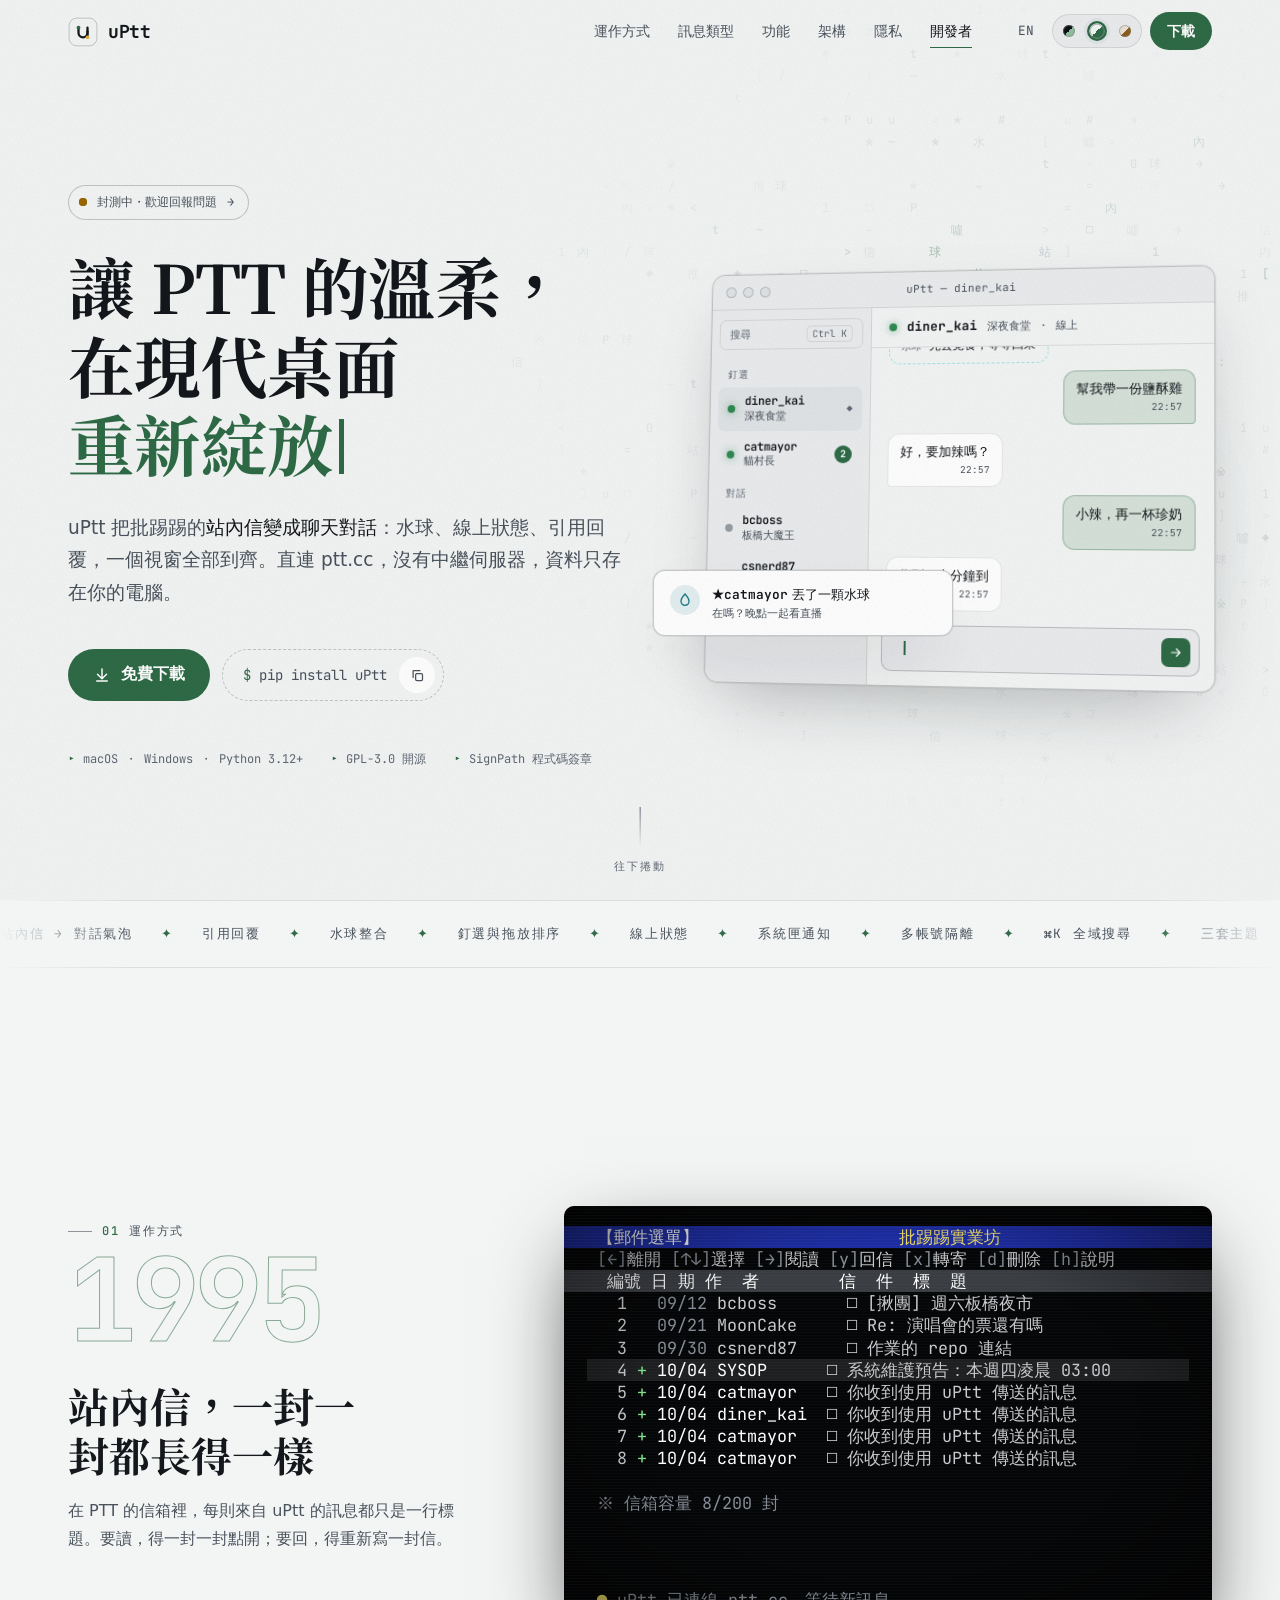
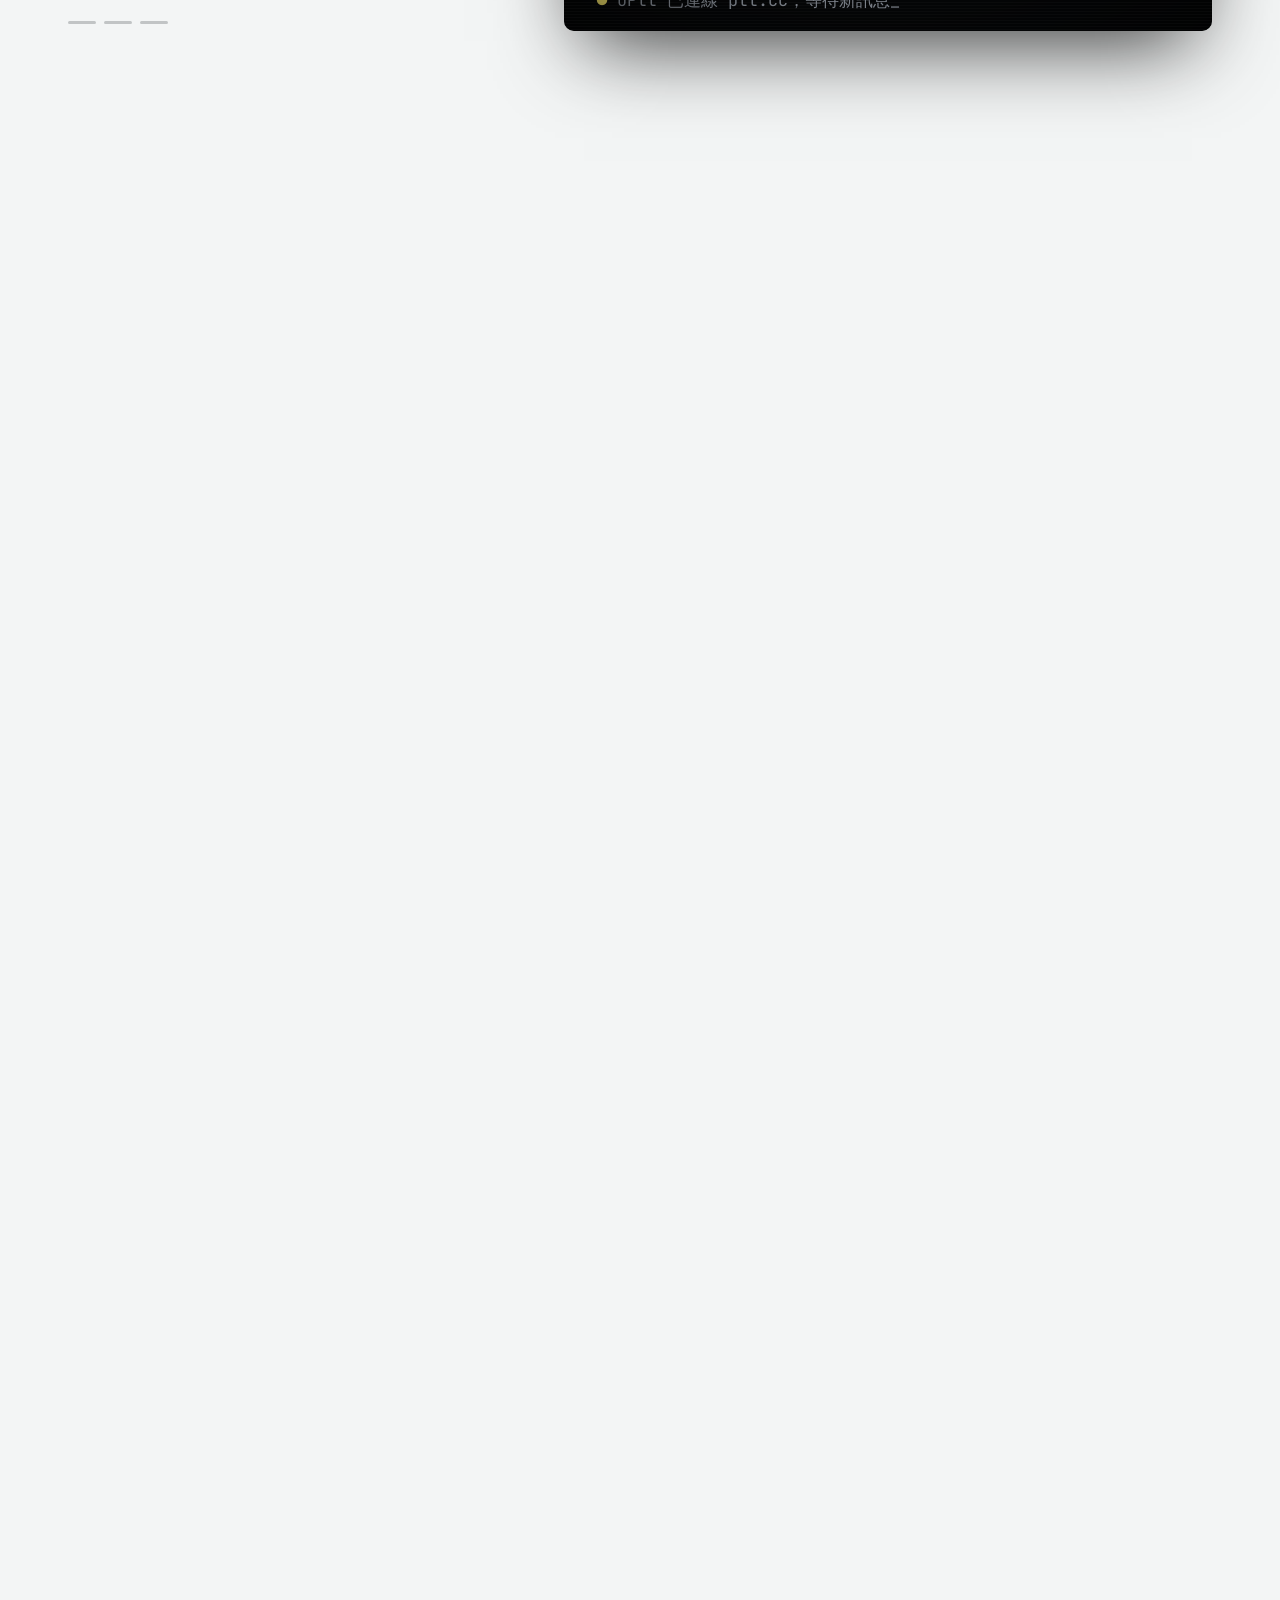
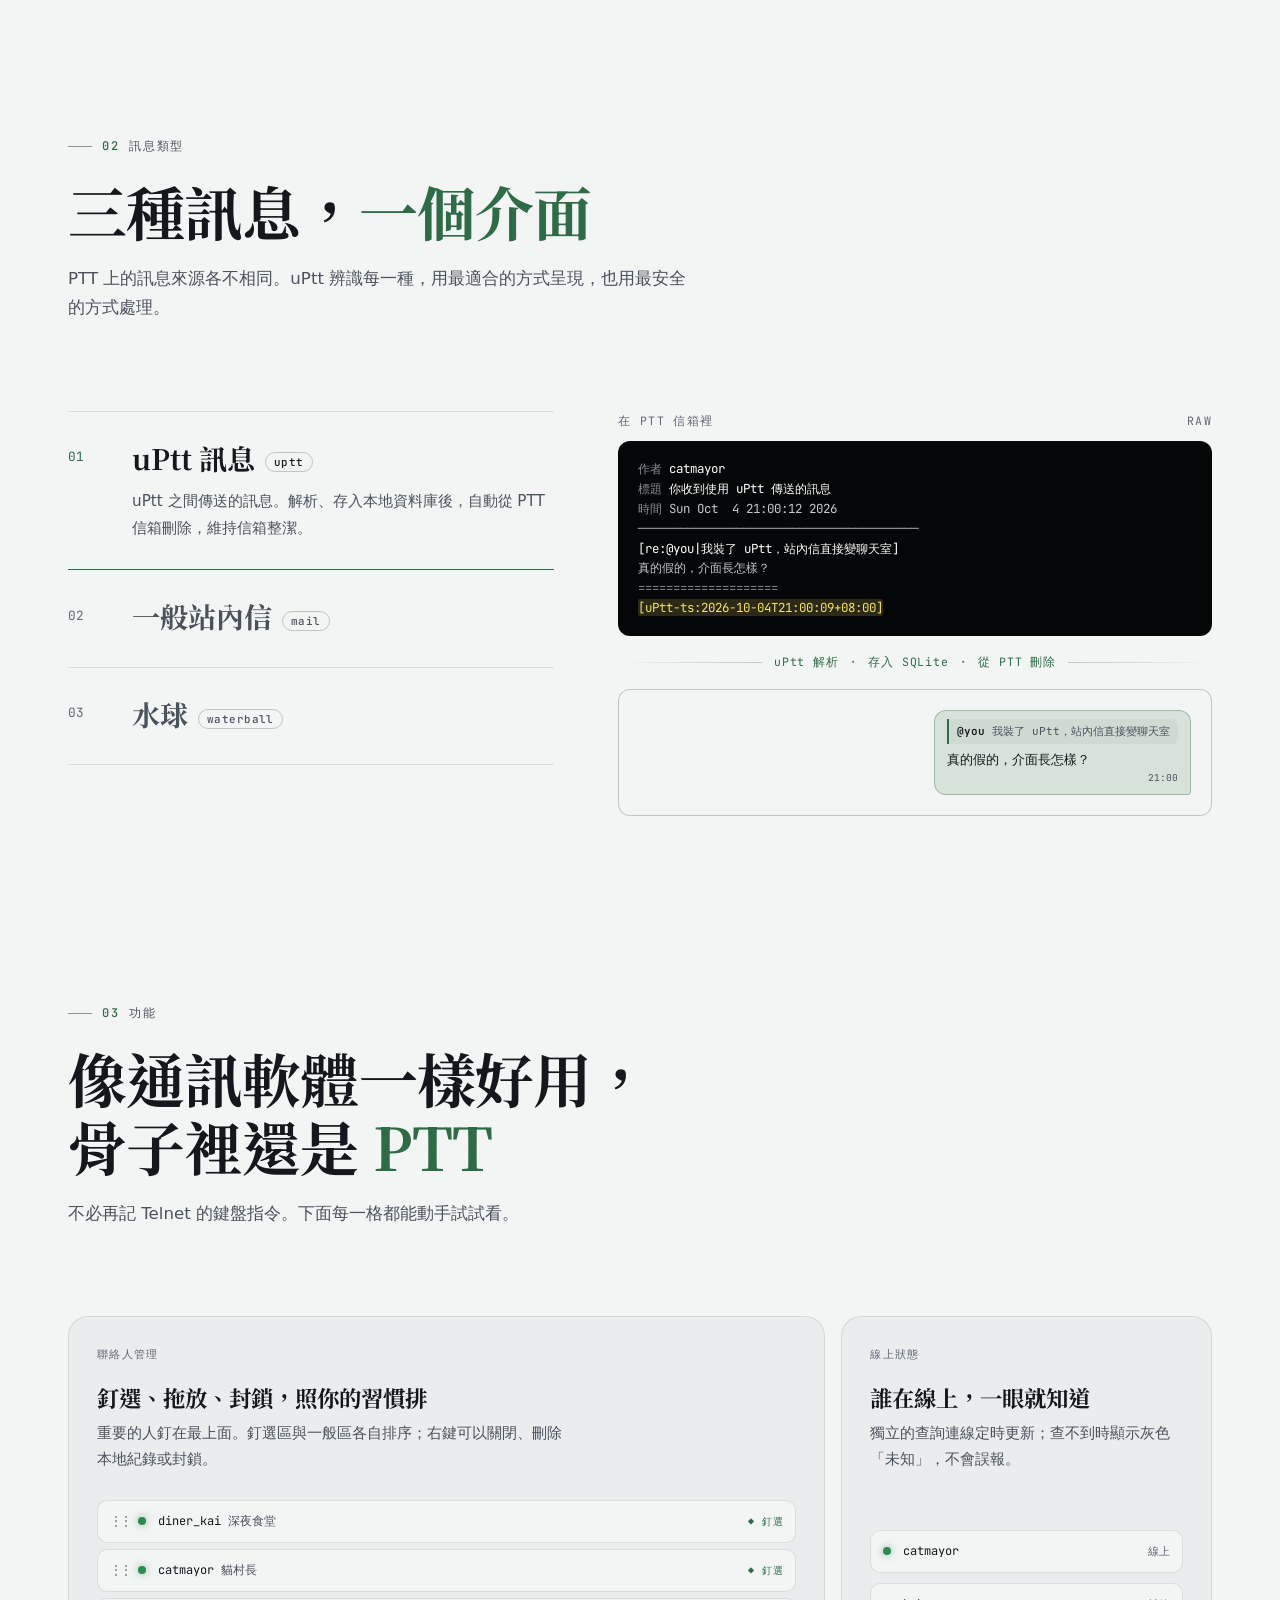
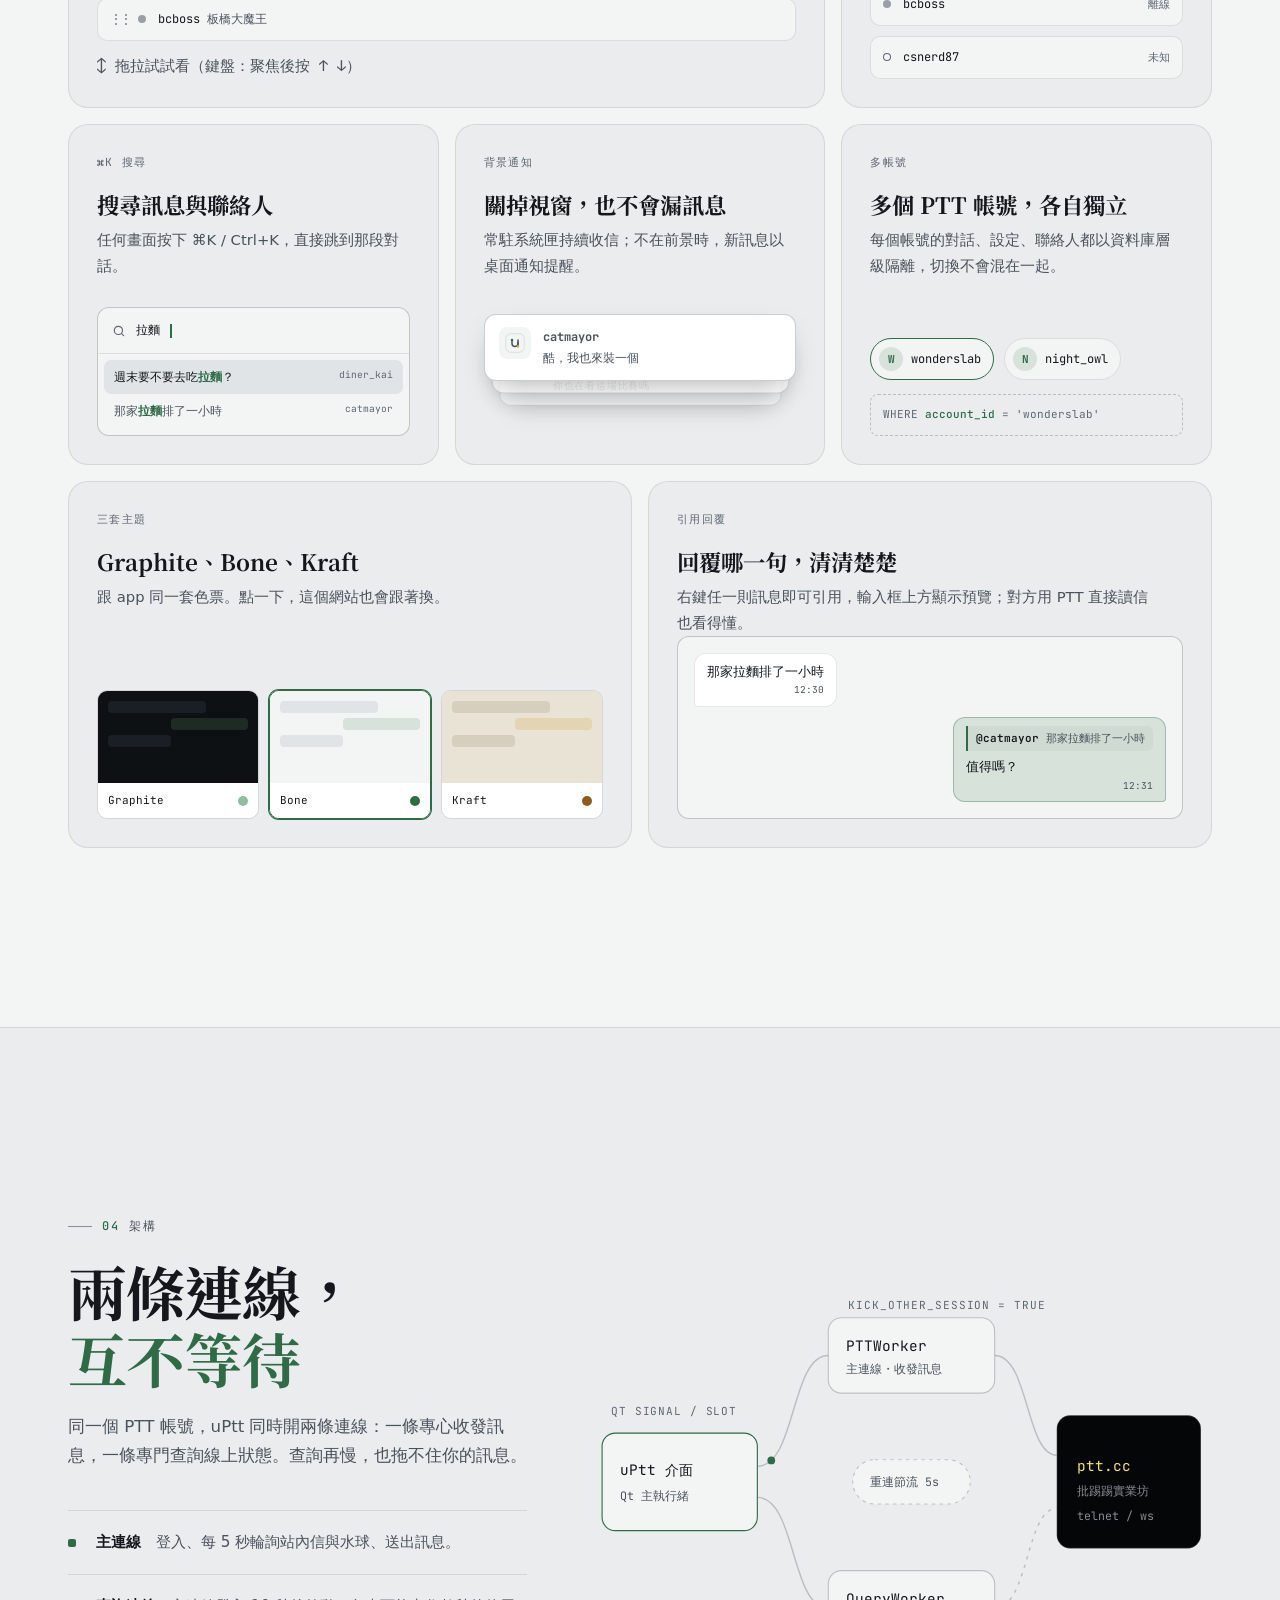
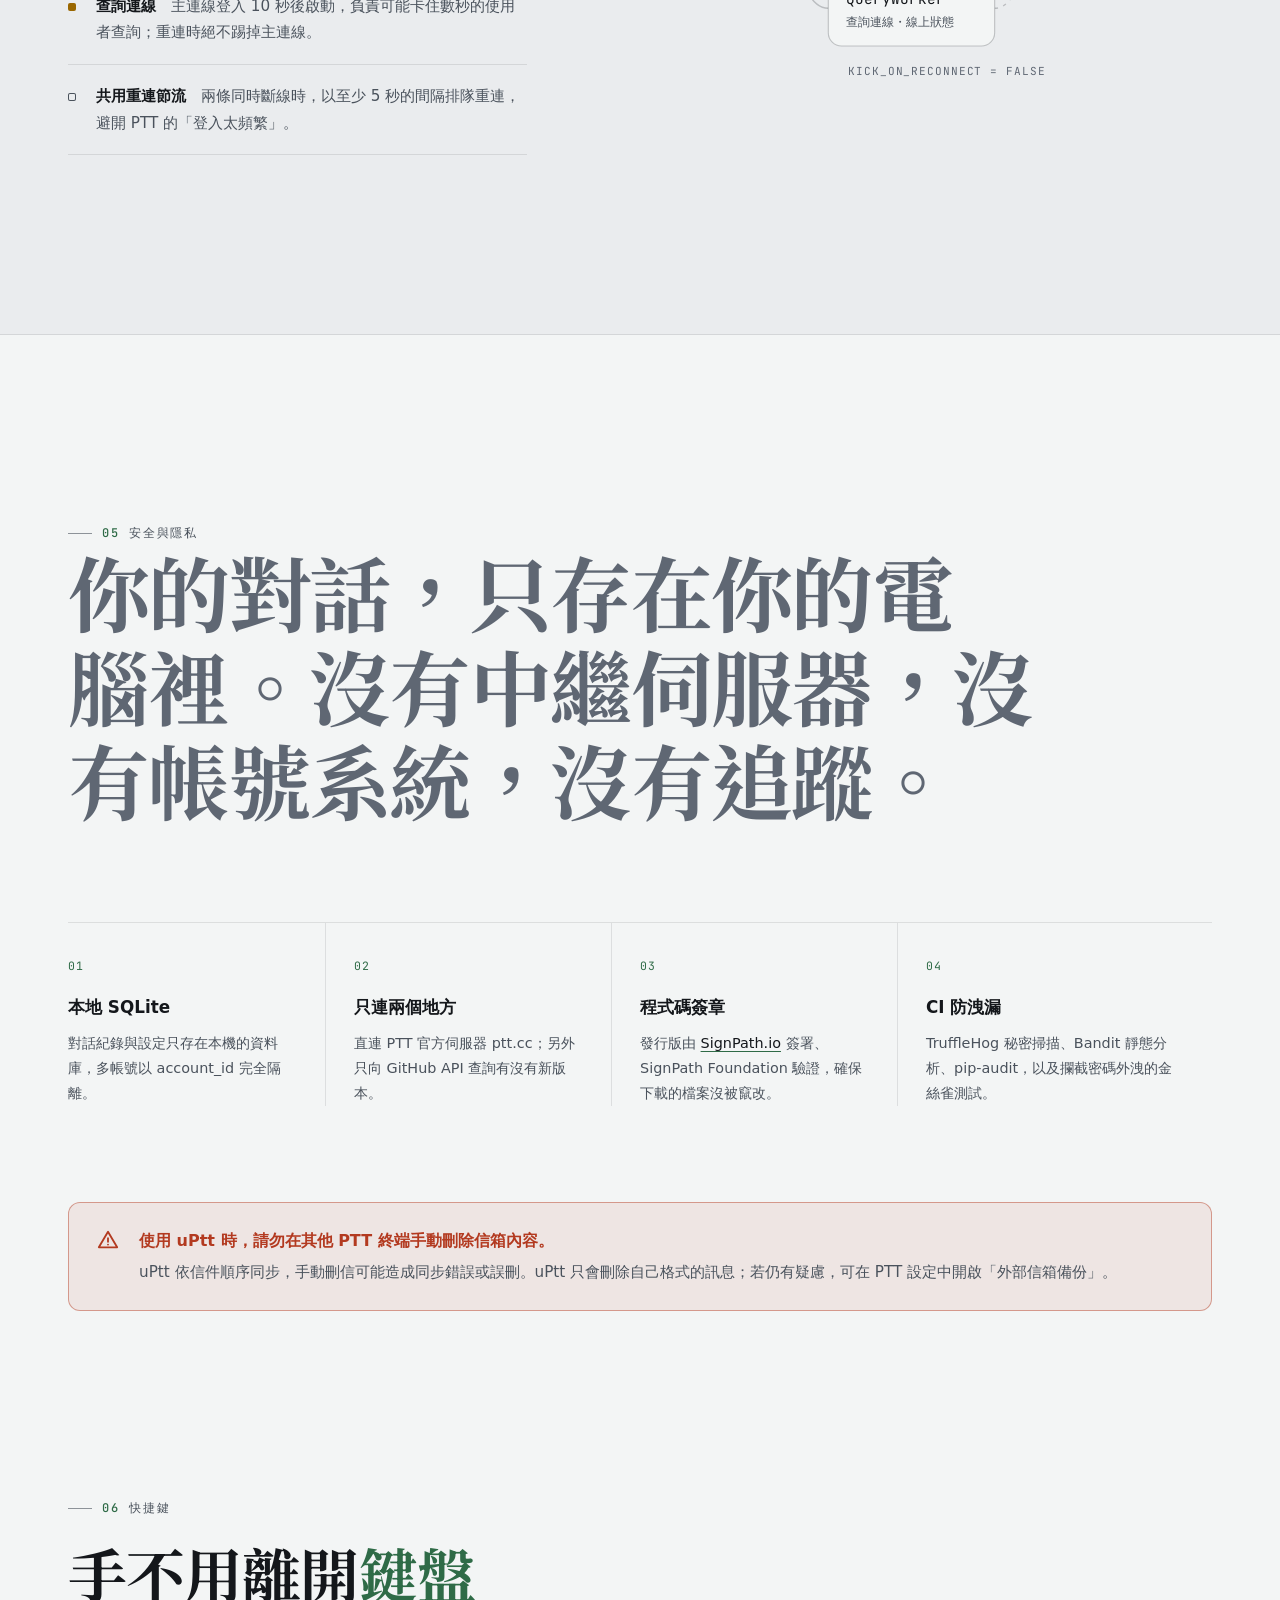
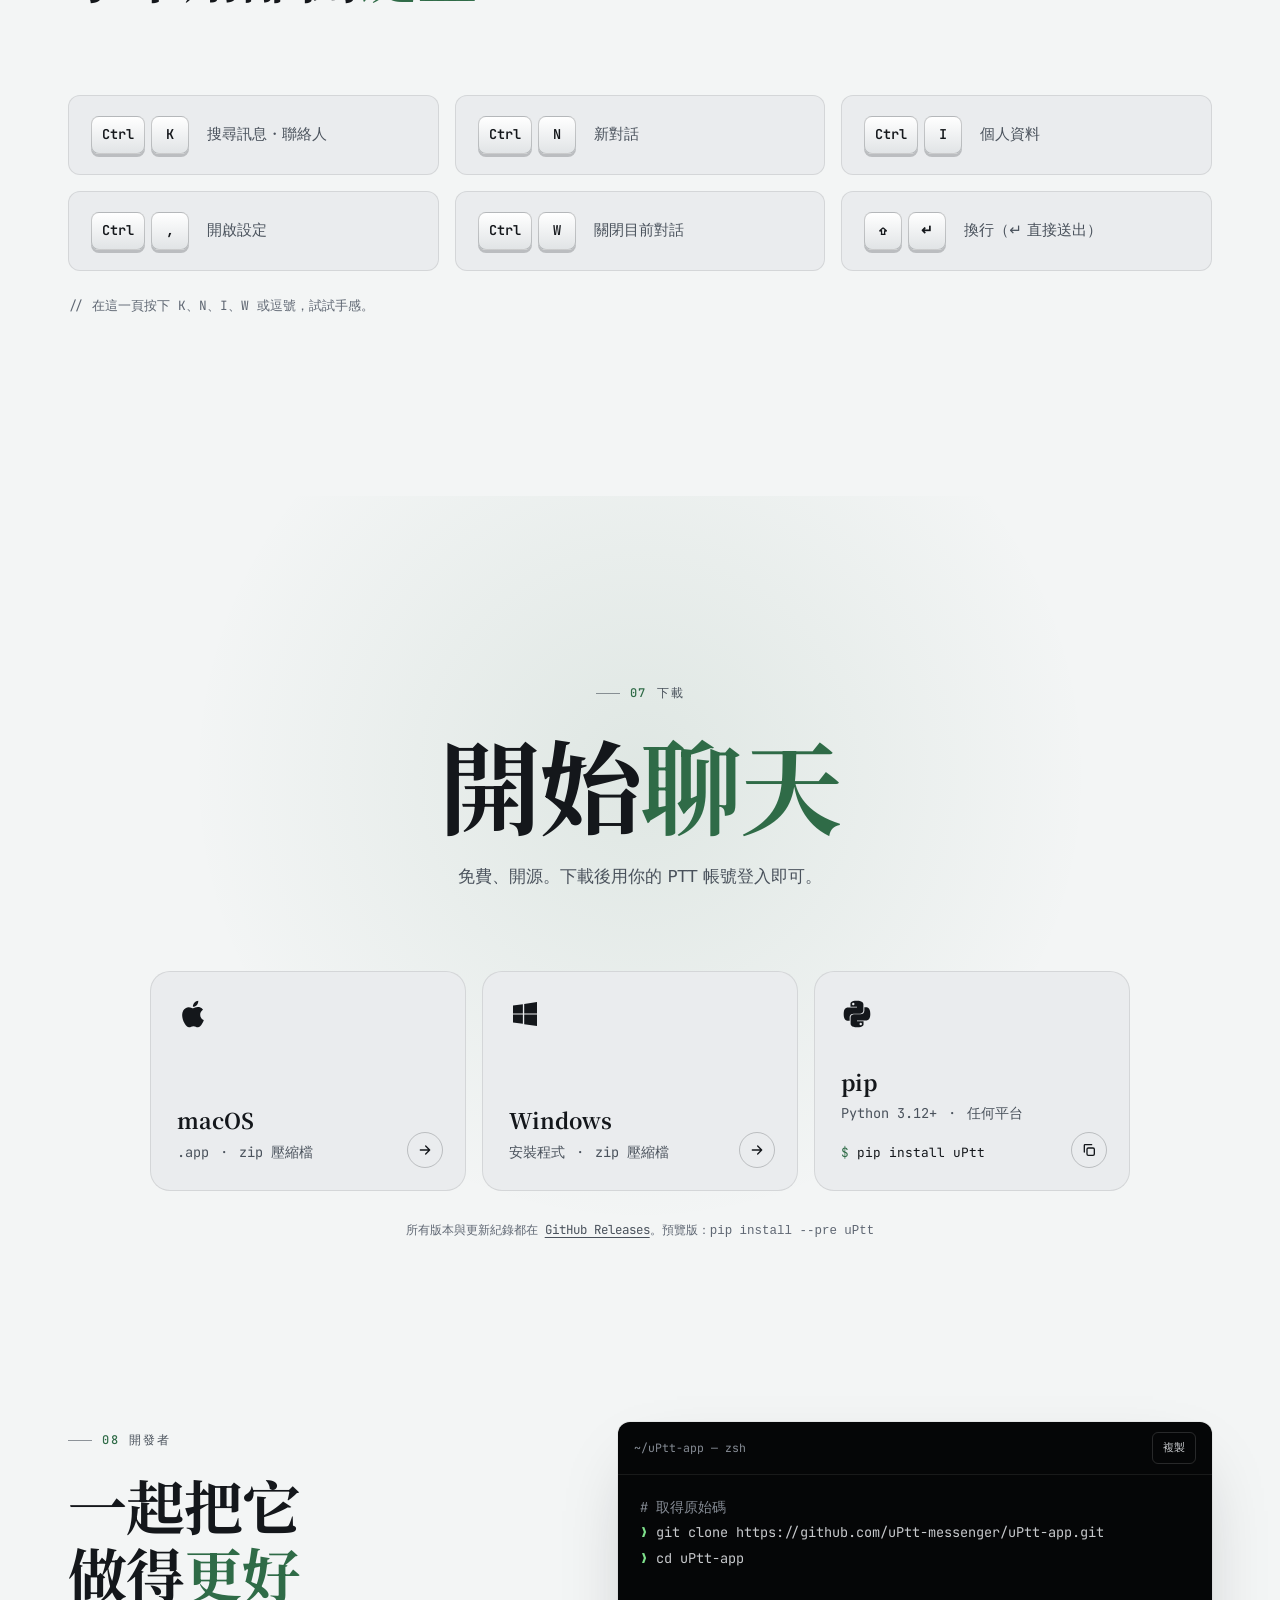
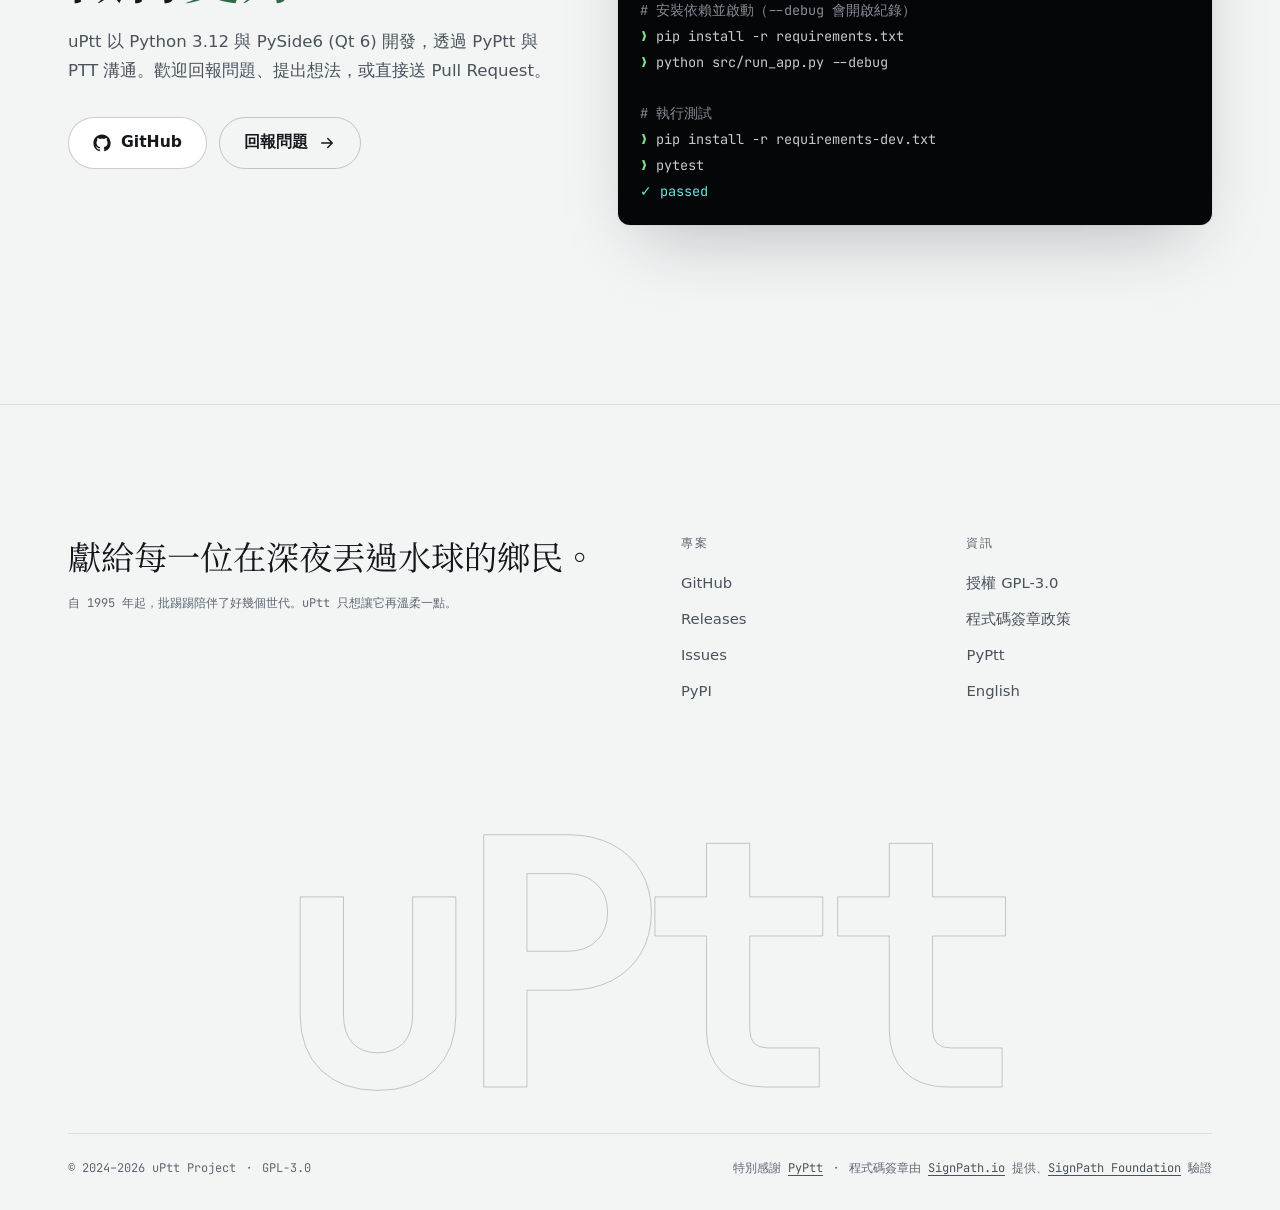
<file: docs/index.html>
<!DOCTYPE html>
<html lang="zh-Hant" data-theme="graphite">
<head>
<meta charset="UTF-8">
<meta name="viewport" content="width=device-width, initial-scale=1, viewport-fit=cover">
<script>
    // Resolve the theme before first paint (no flash). Matches the app's three themes.
    (function () {
        var d = document.documentElement, t;
        d.classList.add('js');
        try { t = localStorage.getItem('uptt-theme'); } catch (e) {}
        if (t === 'dark') t = 'graphite';
        if (t === 'light') t = 'bone';
        if (t !== 'graphite' && t !== 'bone' && t !== 'kraft') {
            t = window.matchMedia && window.matchMedia('(prefers-color-scheme: light)').matches ? 'bone' : 'graphite';
        }
        d.setAttribute('data-theme', t);
    })();
</script>
<title>uPtt — 讓 PTT 站內信變成即時對話｜開源 PTT 即時通訊軟體</title>
<meta name="description" content="uPtt 是為批踢踢實業坊打造的開源桌面通訊軟體：把站內信變成聊天氣泡，整合水球、線上狀態與引用回覆。直連 ptt.cc，資料只存在你的電腦。">
<meta name="theme-color" content="#0E1114" media="(prefers-color-scheme: dark)">
<meta name="theme-color" content="#F3F5F5" media="(prefers-color-scheme: light)">
<link rel="canonical" href="https://uptt.cc/">
<link rel="alternate" hreflang="zh-Hant" href="https://uptt.cc/">
<link rel="alternate" hreflang="en" href="https://uptt.cc/en.html">
<link rel="alternate" hreflang="x-default" href="https://uptt.cc/">
<meta property="og:type" content="website">
<meta property="og:site_name" content="uPtt">
<meta property="og:locale" content="zh_TW">
<meta property="og:url" content="https://uptt.cc/">
<meta property="og:title" content="uPtt — 讓 PTT 站內信變成即時對話">
<meta property="og:description" content="為批踢踢打造的開源桌面通訊軟體。站內信變聊天、水球整合、直連 ptt.cc，資料只存在你的電腦。">
<meta property="og:image" content="https://uptt.cc/og.png">
<meta property="og:image:width" content="1200">
<meta property="og:image:height" content="630">
<meta property="og:image:alt" content="uPtt：PTT 站內信轉化為聊天對話的介面示意">
<meta name="twitter:card" content="summary_large_image">
<meta name="twitter:image" content="https://uptt.cc/og.png">
<link rel="icon" href="favicon.svg" type="image/svg+xml">
<link rel="apple-touch-icon" href="apple-touch-icon.png">
<link rel="preconnect" href="https://fonts.googleapis.com">
<link rel="preconnect" href="https://fonts.gstatic.com" crossorigin>
<!-- Display serif is requested as a single subset of the glyphs the headings use (one file instead of ~100 CJK slices).
     After changing heading copy, regenerate the text= list; missing glyphs fall back to the system serif. -->
<link rel="preload" as="style" href="https://fonts.googleapis.com/css2?family=JetBrains+Mono:wght@400;500;700&display=swap" onload="this.onload=null;this.rel='stylesheet'">
<link rel="preload" as="style" href="https://fonts.googleapis.com/css2?family=Noto+Serif+TC:wght@700&amp;display=swap&amp;text=%21%22%23%24%25%26%27%28%29%2A%2B%2C-.%2F0123456789%3A%3B%3C%3D%3E%3F%40ABCDEFGHIJKLMNOPQRSTUVWXYZ%5B%5C%5D%5E_%60abcdefghijklmnopqrstuvwxyz%7B%7C%7D~%C2%B7%E2%80%93%E2%80%94%E2%80%98%E2%80%99%E2%80%9C%E2%80%9D%E2%80%A6%E3%80%81%E3%80%82%E4%B8%80%E4%B8%89%E4%B8%8A%E4%B8%8D%E4%B8%9F%E4%B8%AD%E4%B9%9F%E4%BA%92%E4%BA%BA%E4%BB%8B%E4%BB%A3%E4%BC%BA%E4%BD%8D%E4%BD%A0%E4%BF%A1%E5%80%8B%E5%80%91%E5%81%9A%E5%83%8F%E5%85%A7%E5%85%A9%E5%8F%A5%E5%8F%AA%E5%90%84%E5%93%AA%E5%99%A8%E5%9B%9E%E5%9C%A8%E5%A4%9A%E5%A4%9C%E5%A4%A9%E5%A5%BD%E5%A7%8B%E5%AD%90%E5%AD%98%E5%AE%83%E5%B0%81%E5%B0%8B%E5%B0%8D%E5%B0%B1%E5%B8%B3%E5%BE%85%E5%BE%8C%E5%BE%97%E6%81%AF%E6%85%A3%E6%87%82%E6%88%90%E6%89%8B%E6%8A%8A%E6%8B%96%E6%8E%89%E6%8E%92%E6%90%9C%E6%94%BE%E6%96%B0%E6%98%AF%E6%99%AF%E6%9B%B4%E6%9B%BF%E6%9C%83%E6%9C%89%E6%9C%8D%E6%9F%94%E6%A1%8C%E6%A2%9D%E6%A5%9A%E6%A8%A3%E6%AD%A3%E6%AE%B5%E6%AF%8F%E6%B0%91%E6%B0%B4%E6%B2%92%E6%B7%B1%E6%B8%85%E6%BA%AB%E6%BC%8F%E7%84%B6%E7%85%A7%E7%8D%A8%E7%8D%BB%E7%8F%BE%E7%90%83%E7%94%A8%E7%9A%84%E7%9B%A4%E7%9C%9F%E7%9C%BC%E7%9F%A5%E7%A8%AE%E7%AA%97%E7%AB%8B%E7%AB%99%E7%AD%89%E7%B3%BB%E7%B5%A1%E7%B5%A6%E7%B5%B1%E7%B6%BB%E7%B7%9A%E7%B9%BC%E7%BF%92%E8%81%8A%E8%81%AF%E8%83%8C%E8%85%A6%E8%87%AA%E8%88%87%E8%88%AC%E8%99%9F%E8%A3%A1%E8%A6%86%E8%A6%96%E8%A8%8A%E8%A9%B1%E8%AA%B0%E8%AE%80%E8%AE%8A%E8%AE%93%E8%B5%B7%E8%B9%A4%E8%BB%9F%E8%BF%BD%E9%80%9A%E9%80%A3%E9%81%8E%E9%81%93%E9%81%B8%E9%82%84%E9%83%BD%E9%84%89%E9%87%8D%E9%87%98%E9%8D%B5%E9%8E%96%E9%95%B7%E9%96%8B%E9%97%9C%E9%9B%A2%E9%9B%BB%E9%9D%A2%E9%AA%A8%E9%AB%94%EF%BC%8C" onload="this.onload=null;this.rel='stylesheet'">
<noscript><link rel="stylesheet" href="https://fonts.googleapis.com/css2?family=JetBrains+Mono:wght@400;500;700&display=swap"><link rel="stylesheet" href="https://fonts.googleapis.com/css2?family=Noto+Serif+TC:wght@700&amp;display=swap&amp;text=%21%22%23%24%25%26%27%28%29%2A%2B%2C-.%2F0123456789%3A%3B%3C%3D%3E%3F%40ABCDEFGHIJKLMNOPQRSTUVWXYZ%5B%5C%5D%5E_%60abcdefghijklmnopqrstuvwxyz%7B%7C%7D~%C2%B7%E2%80%93%E2%80%94%E2%80%98%E2%80%99%E2%80%9C%E2%80%9D%E2%80%A6%E3%80%81%E3%80%82%E4%B8%80%E4%B8%89%E4%B8%8A%E4%B8%8D%E4%B8%9F%E4%B8%AD%E4%B9%9F%E4%BA%92%E4%BA%BA%E4%BB%8B%E4%BB%A3%E4%BC%BA%E4%BD%8D%E4%BD%A0%E4%BF%A1%E5%80%8B%E5%80%91%E5%81%9A%E5%83%8F%E5%85%A7%E5%85%A9%E5%8F%A5%E5%8F%AA%E5%90%84%E5%93%AA%E5%99%A8%E5%9B%9E%E5%9C%A8%E5%A4%9A%E5%A4%9C%E5%A4%A9%E5%A5%BD%E5%A7%8B%E5%AD%90%E5%AD%98%E5%AE%83%E5%B0%81%E5%B0%8B%E5%B0%8D%E5%B0%B1%E5%B8%B3%E5%BE%85%E5%BE%8C%E5%BE%97%E6%81%AF%E6%85%A3%E6%87%82%E6%88%90%E6%89%8B%E6%8A%8A%E6%8B%96%E6%8E%89%E6%8E%92%E6%90%9C%E6%94%BE%E6%96%B0%E6%98%AF%E6%99%AF%E6%9B%B4%E6%9B%BF%E6%9C%83%E6%9C%89%E6%9C%8D%E6%9F%94%E6%A1%8C%E6%A2%9D%E6%A5%9A%E6%A8%A3%E6%AD%A3%E6%AE%B5%E6%AF%8F%E6%B0%91%E6%B0%B4%E6%B2%92%E6%B7%B1%E6%B8%85%E6%BA%AB%E6%BC%8F%E7%84%B6%E7%85%A7%E7%8D%A8%E7%8D%BB%E7%8F%BE%E7%90%83%E7%94%A8%E7%9A%84%E7%9B%A4%E7%9C%9F%E7%9C%BC%E7%9F%A5%E7%A8%AE%E7%AA%97%E7%AB%8B%E7%AB%99%E7%AD%89%E7%B3%BB%E7%B5%A1%E7%B5%A6%E7%B5%B1%E7%B6%BB%E7%B7%9A%E7%B9%BC%E7%BF%92%E8%81%8A%E8%81%AF%E8%83%8C%E8%85%A6%E8%87%AA%E8%88%87%E8%88%AC%E8%99%9F%E8%A3%A1%E8%A6%86%E8%A6%96%E8%A8%8A%E8%A9%B1%E8%AA%B0%E8%AE%80%E8%AE%8A%E8%AE%93%E8%B5%B7%E8%B9%A4%E8%BB%9F%E8%BF%BD%E9%80%9A%E9%80%A3%E9%81%8E%E9%81%93%E9%81%B8%E9%82%84%E9%83%BD%E9%84%89%E9%87%8D%E9%87%98%E9%8D%B5%E9%8E%96%E9%95%B7%E9%96%8B%E9%97%9C%E9%9B%A2%E9%9B%BB%E9%9D%A2%E9%AA%A8%E9%AB%94%EF%BC%8C"></noscript>
<link rel="stylesheet" href="style.css">
<script type="application/ld+json">
{
    "@context": "https://schema.org",
    "@type": "SoftwareApplication",
    "name": "uPtt",
    "applicationCategory": "CommunicationApplication",
    "operatingSystem": "macOS, Windows",
    "description": "為批踢踢實業坊打造的開源桌面即時通訊軟體，把 PTT 站內信變成聊天對話。",
    "url": "https://uptt.cc/",
    "downloadUrl": "https://github.com/uPtt-messenger/uPtt-app/releases",
    "license": "https://www.gnu.org/licenses/gpl-3.0.html",
    "offers": { "@type": "Offer", "price": "0", "priceCurrency": "TWD" }
}
</script>
</head>
<body>

<svg width="0" height="0" style="position:absolute" aria-hidden="true">
    <symbol id="logo" viewBox="0 0 80 80">
        <rect x="3" y="3" width="74" height="74" rx="20" fill="none" stroke="currentColor" stroke-opacity=".28" stroke-width="2"/>
        <path d="M28 28V42C28 48.63 33.37 54 40 54C46.63 54 52 48.63 52 42V28" fill="none" stroke="currentColor" stroke-width="6" stroke-linecap="round"/>
        <path d="M52 38V54" fill="none" stroke="currentColor" stroke-width="6" stroke-linecap="round"/>
        <circle cx="28" cy="28" r="5" fill="var(--accent)"/>
        <circle cx="52" cy="54" r="5" fill="#E3B341"/>
    </symbol>
    <symbol id="i-arrow" viewBox="0 0 24 24"><path d="M5 12h14M13 6l6 6-6 6" fill="none" stroke="currentColor" stroke-width="2" stroke-linecap="round" stroke-linejoin="round"/></symbol>
    <symbol id="i-down" viewBox="0 0 24 24"><path d="M12 4v12M6 11l6 6 6-6M5 20h14" fill="none" stroke="currentColor" stroke-width="2" stroke-linecap="round" stroke-linejoin="round"/></symbol>
    <symbol id="i-copy" viewBox="0 0 24 24"><rect x="9" y="9" width="11" height="11" rx="2" fill="none" stroke="currentColor" stroke-width="2"/><path d="M5 15V5a1 1 0 0 1 1-1h10" fill="none" stroke="currentColor" stroke-width="2" stroke-linecap="round"/></symbol>
    <symbol id="i-check" viewBox="0 0 24 24"><path d="M5 12.5l4.5 4.5L19 7.5" fill="none" stroke="currentColor" stroke-width="2.4" stroke-linecap="round" stroke-linejoin="round"/></symbol>
    <symbol id="i-github" viewBox="0 0 24 24"><path fill="currentColor" d="M12 .5C5.65.5.5 5.65.5 12a11.5 11.5 0 0 0 7.86 10.92c.58.1.79-.25.79-.56v-2c-3.2.7-3.87-1.37-3.87-1.37-.53-1.33-1.28-1.69-1.28-1.69-1.04-.71.08-.7.08-.7 1.16.08 1.77 1.19 1.77 1.19 1.03 1.76 2.7 1.25 3.36.96.1-.75.4-1.25.73-1.54-2.56-.29-5.24-1.28-5.24-5.69 0-1.26.45-2.29 1.19-3.1-.12-.29-.52-1.46.11-3.05 0 0 .97-.31 3.17 1.18a11 11 0 0 1 5.77 0c2.2-1.49 3.17-1.18 3.17-1.18.63 1.59.23 2.76.11 3.05.74.81 1.19 1.84 1.19 3.1 0 4.42-2.69 5.39-5.25 5.68.41.36.78 1.06.78 2.14v3.17c0 .31.21.67.8.56A11.5 11.5 0 0 0 23.5 12C23.5 5.65 18.35.5 12 .5Z"/></symbol>
    <symbol id="i-apple" viewBox="0 0 24 24"><path fill="currentColor" d="M18.71 19.5c-.83 1.24-1.71 2.45-3.05 2.47-1.34.03-1.77-.79-3.29-.79-1.53 0-2 .77-3.27.82-1.31.05-2.3-1.32-3.14-2.53C4.25 17 2.94 12.45 4.7 9.39c.87-1.52 2.43-2.48 4.12-2.51 1.28-.02 2.5.87 3.29.87.78 0 2.26-1.07 3.81-.91.65.03 2.47.26 3.64 1.98-.09.06-2.17 1.28-2.15 3.81.03 3.02 2.65 4.03 2.68 4.04-.03.07-.42 1.44-1.38 2.83M13 3.5c.73-.83 1.94-1.46 2.94-1.5.13 1.17-.34 2.35-1.04 3.19-.69.85-1.83 1.51-2.95 1.42-.15-1.15.41-2.35 1.05-3.11Z"/></symbol>
    <symbol id="i-windows" viewBox="0 0 24 24"><path fill="currentColor" d="M3 5.6 10.4 4.6v7H3V5.6Zm8.4-1.1L21 3v8.6h-9.6V4.5ZM3 12.4h7.4v7L3 18.4v-6Zm8.4 0H21V21l-9.6-1.4v-7.2Z"/></symbol>
    <symbol id="i-python" viewBox="0 0 24 24"><path fill="currentColor" d="M11.9 2c-5.1 0-4.8 2.2-4.8 2.2v2.3h4.9v.7H5.2S2 6.8 2 12s2.8 5 2.8 5h1.7v-2.4s-.1-2.8 2.8-2.8h4.8s2.7 0 2.7-2.6V4.8S17.2 2 11.9 2ZM9.2 3.6a.9.9 0 1 1 0 1.8.9.9 0 0 1 0-1.8Zm2.9 18.4c5.1 0 4.8-2.2 4.8-2.2v-2.3H12v-.7h6.8S22 17.2 22 12s-2.8-5-2.8-5h-1.7v2.4s.1 2.8-2.8 2.8H9.9s-2.7 0-2.7 2.6v4.4S6.8 22 12.1 22Zm2.7-1.6a.9.9 0 1 1 0-1.8.9.9 0 0 1 0 1.8Z"/></symbol>
</svg>

<a class="skip-link" href="#main">跳到主要內容</a>

<header class="nav" id="nav">
    <div class="wrap nav-inner">
        <a class="brand" href="#top" aria-label="uPtt 首頁">
            <svg aria-hidden="true"><use href="#logo"/></svg>
            uPtt
        </a>
        <ul class="nav-links" id="nav-links">
            <li><a href="#story">運作方式</a></li>
            <li><a href="#types">訊息類型</a></li>
            <li><a href="#features">功能</a></li>
            <li><a href="#architecture">架構</a></li>
            <li><a href="#privacy">隱私</a></li>
            <li><a href="#developers">開發者</a></li>
        </ul>
        <div class="nav-tools">
            <a class="lang-link" href="en.html" hreflang="en" lang="en">EN</a>
            <div class="theme-switch" role="radiogroup" aria-label="網站主題">
                <button type="button" role="radio" data-theme-set="graphite" aria-checked="false" aria-label="Graphite 深色" title="Graphite"><span class="swatch-graphite"></span></button>
                <button type="button" role="radio" data-theme-set="bone" aria-checked="false" aria-label="Bone 淺色" title="Bone"><span class="swatch-bone"></span></button>
                <button type="button" role="radio" data-theme-set="kraft" aria-checked="false" aria-label="Kraft 牛皮紙" title="Kraft"><span class="swatch-kraft"></span></button>
            </div>
            <a class="btn btn-primary nav-cta" href="#download">下載</a>
            <button class="nav-burger" type="button" aria-label="開啟選單" aria-expanded="false" aria-controls="nav-links"><span></span><span></span><span></span></button>
        </div>
    </div>
    <div class="progress" aria-hidden="true"></div>
</header>

<main id="main">

<!-- ============================== HERO ============================== -->
<section class="hero" id="top">
    <canvas class="glyph-field" aria-hidden="true"></canvas>
    <div class="wrap hero-grid">
        <div class="hero-copy">
            <a class="status-pill hero-fade" href="https://github.com/uPtt-messenger/uPtt-app/issues" target="_blank" rel="noopener">
                <span class="dot" aria-hidden="true"></span>
                封測中・歡迎回報問題
                <span class="arrow" aria-hidden="true">→</span>
            </a>
            <h1 class="hero-title display">
                <span class="line"><span style="--d:.05s">讓 PTT 的溫柔，</span></span>
                <span class="line"><span style="--d:.15s">在現代桌面</span></span>
                <span class="line"><span style="--d:.25s" class="accent">重新綻放<span class="cursor" aria-hidden="true"></span></span></span>
            </h1>
            <p class="hero-sub hero-fade" style="--d:.3s">
                uPtt 把批踢踢的<strong>站內信變成聊天對話</strong>：水球、線上狀態、引用回覆，一個視窗全部到齊。直連 ptt.cc，沒有中繼伺服器，資料只存在你的電腦。
            </p>
            <div class="hero-actions hero-fade" style="--d:.55s">
                <a class="btn btn-primary" href="#download" data-os-cta>
                    <svg aria-hidden="true"><use href="#i-down"/></svg>
                    <span data-os-label>免費下載</span>
                </a>
                <button class="copy-chip" type="button" data-copy="pip install uPtt" aria-label="複製安裝指令 pip install uPtt">
                    <span><span class="prompt">$</span> pip install uPtt</span>
                    <span class="copy-icon" aria-hidden="true"><svg><use href="#i-copy"/></svg></span>
                </button>
            </div>
            <ul class="hero-meta hero-fade" style="--d:.65s">
                <li>macOS ・ Windows ・ Python 3.12+</li>
                <li>GPL-3.0 開源</li>
                <li>SignPath 程式碼簽章</li>
            </ul>
        </div>

        <div class="hero-visual hero-fade" style="--d:.35s" aria-hidden="true">
            <div class="app">
                <div class="app-bar"><i></i><i></i><i></i><span class="app-title">uPtt — diner_kai</span></div>
                <div class="app-body">
                    <div class="app-side">
                        <div class="app-search"><span>搜尋</span><kbd>⌘K</kbd></div>
                        <div class="app-label">釘選</div>
                        <div class="contact is-active"><span class="presence on"></span><span class="who"><span class="id">diner_kai</span><span class="nick">深夜食堂</span></span><span class="pin">◆</span></div>
                        <div class="contact"><span class="presence on"></span><span class="who"><span class="id">catmayor</span><span class="nick">貓村長</span></span><span class="badge">2</span></div>
                        <div class="app-label">對話</div>
                        <div class="contact"><span class="presence"></span><span class="who"><span class="id">bcboss</span><span class="nick">板橋大魔王</span></span></div>
                        <div class="contact"><span class="presence unknown"></span><span class="who"><span class="id">csnerd87</span><span class="nick">資工肥宅</span></span></div>
                        <div class="contact"><span class="presence on"></span><span class="who"><span class="id">MoonCake</span><span class="nick"></span></span></div>
                    </div>
                    <div class="app-chat">
                        <div class="chat-head"><span class="presence on"></span><b>diner_kai</b><span>深夜食堂 ・ 線上</span></div>
                        <div class="chat-log" data-script='[{"me": "幫我帶一份鹽酥雞"}, {"them": "好，要加辣嗎？"}, {"me": "小辣，再一杯珍奶"}, {"them": "收到，十分鐘到"}]'>
                            <span class="day-sep">今天</span>
                            <div class="bubble in">今晚八卦板又爆了，推文刷到看不完<time>23:41</time></div>
                            <div class="bubble out"><span class="quote"><b>@diner_kai</b> 今晚八卦板又爆了，推文刷到…</span>所以我直接在 uPtt 跟你聊 :)<time>23:42</time></div>
                            <div class="bubble wb">先去覓食，等等回來</div>
                            <div class="typing"><i></i><i></i><i></i></div>
                        </div>
                        <div class="composer"><span class="typed" data-typer></span><span class="caret"></span><span class="send"><svg><use href="#i-arrow"/></svg></span></div>
                    </div>
                </div>
            </div>
            <div class="waterball-toast">
                <span class="wb-icon"><svg viewBox="0 0 24 24"><path d="M12 3s6 6.5 6 11a6 6 0 0 1-12 0c0-4.5 6-11 6-11Z" fill="none" stroke="currentColor" stroke-width="2"/></svg></span>
                <span><b>★catmayor</b> 丟了一顆水球<small>在嗎？晚點一起看直播</small></span>
            </div>
        </div>
    </div>
    <a class="scroll-cue" href="#story"><i aria-hidden="true"></i>往下捲動</a>
</section>

<div class="marquee" aria-hidden="true">
    <div class="marquee-track">
        <ul><li>站內信 → 對話氣泡</li><li>引用回覆</li><li>水球整合</li><li>釘選與拖放排序</li><li>線上狀態</li><li>系統匣通知</li><li>多帳號隔離</li><li>⌘K 全域搜尋</li><li>三套主題</li><li>本地 SQLite</li><li>GPL-3.0 開源</li></ul>
        <ul><li>站內信 → 對話氣泡</li><li>引用回覆</li><li>水球整合</li><li>釘選與拖放排序</li><li>線上狀態</li><li>系統匣通知</li><li>多帳號隔離</li><li>⌘K 全域搜尋</li><li>三套主題</li><li>本地 SQLite</li><li>GPL-3.0 開源</li></ul>
    </div>
</div>

<!-- ============================== STORY ============================== -->
<section class="story" id="story" aria-labelledby="story-title">
    <div class="story-pin">
        <div class="wrap story-grid">
            <div class="story-copy">
                <span class="eyebrow"><b>01</b> 運作方式</span>
                <h2 class="sr-only" id="story-title">uPtt 如何把站內信變成對話</h2>
                <div class="story-year" aria-hidden="true" data-year>1995</div>
                <div class="story-steps">
                    <div class="story-step is-on" data-step="0">
                        <h3>站內信，一封一封都長得一樣</h3>
                        <p>在 PTT 的信箱裡，每則來自 uPtt 的訊息都只是一行標題。要讀，得一封一封點開；要回，得重新寫一封信。</p>
                    </div>
                    <div class="story-step" data-step="1">
                        <h3>uPtt 在背景，替你讀懂每一封</h3>
                        <p>每 5 秒輪詢一次信箱，辨識 uPtt 格式、還原內嵌的 <code>[uPtt-ts]</code> 時間戳，再從 PTT 刪除已收下的訊息，信箱永遠乾淨。</p>
                    </div>
                    <div class="story-step" data-step="2">
                        <h3>然後，它們變成一段真正的對話</h3>
                        <p>依發送者歸入各自的對話、依時間排序，未讀數字亮在聯絡人旁。一般站內信不會被刪，原封不動留在 PTT。</p>
                    </div>
                </div>
                <ol class="story-dots" aria-hidden="true"><li></li><li></li><li></li></ol>
            </div>

            <div class="stage" aria-hidden="true">
                <div class="term">
                    <div class="term-screen">
<span class="row bar"> 【郵件選單】                    <span class="y">批踢踢實業坊</span></span>
<span class="row"> <span class="d">[←]</span>離開 <span class="d">[↑↓]</span>選擇 <span class="d">[→]</span>閱讀 <span class="d">[y]</span>回信 <span class="d">[x]</span>轉寄 <span class="d">[d]</span>刪除 <span class="d">[h]</span>說明</span>
<span class="row inv">  編號 日 期 作  者        信  件  標  題</span>
<span class="row old">   1   <span class="dt"><span class="d">09/12</span> </span>bcboss       □ [揪團] 週六板橋夜市</span>
<span class="row old">   2   <span class="dt"><span class="d">09/21</span> </span>MoonCake     □ Re: 演唱會的票還有嗎</span>
<span class="row old">   3   <span class="dt"><span class="d">09/30</span> </span>csnerd87     □ 作業的 repo 連結</span>
<span class="row mail-row" data-row="0">   4 <span class="g">+</span> <span class="dt"><span class="w">10/04</span> </span><span class="w">SYSOP</span>      □ 系統維護預告：本週四凌晨 03:00</span>
<span class="row mail-row" data-row="1">   5 <span class="g">+</span> <span class="dt"><span class="w">10/04</span> </span><span class="w">catmayor</span>   □ <span class="t" data-target="在嗎？水球一直吃不到 QQ">你收到使用 uPtt 傳送的訊息</span><span class="tag c"></span></span>
<span class="row mail-row" data-row="2">   6 <span class="g">+</span> <span class="dt"><span class="w">10/04</span> </span><span class="w">diner_kai</span>  □ <span class="t" data-target="週末要不要去吃拉麵？">你收到使用 uPtt 傳送的訊息</span><span class="tag c"></span></span>
<span class="row mail-row" data-row="3">   7 <span class="g">+</span> <span class="dt"><span class="w">10/04</span> </span><span class="w">catmayor</span>   □ <span class="t" data-target="真的假的，介面長怎樣？">你收到使用 uPtt 傳送的訊息</span><span class="tag c"></span></span>
<span class="row mail-row" data-row="4">   8 <span class="g">+</span> <span class="dt"><span class="w">10/04</span> </span><span class="w">catmayor</span>   □ <span class="t" data-target="酷，我也來裝一個">你收到使用 uPtt 傳送的訊息</span><span class="tag c"></span></span>
<span class="row"> </span>
<span class="row d"> ※ 信箱容量 <span data-mailcount>8</span>/200 封</span>
<span class="row"> </span>
<span class="row"> </span>
<span class="row d status-row"> <span class="y">●</span> <span data-termstatus>uPtt 已連線 ptt.cc，等待新訊息</span><span class="blink">_</span></span>
                    </div>
                </div>

                <div class="app story-app">
                    <div class="app-bar"><i></i><i></i><i></i><span class="app-title">uPtt — catmayor</span></div>
                    <div class="app-body">
                        <div class="app-side">
                            <div class="app-search"><span>搜尋</span><kbd>⌘K</kbd></div>
                            <div class="contact is-active"><span class="presence on"></span><span class="who"><span class="id">catmayor</span><span class="nick">貓村長</span></span></div>
                            <div class="contact" data-bubble="2"><span class="presence on"></span><span class="who"><span class="id">diner_kai</span><span class="nick">深夜食堂</span></span><span class="badge">1</span></div>
                            <div class="contact"><span class="presence"></span><span class="who"><span class="id">SYSOP</span><span class="nick">站內信</span></span></div>
                        </div>
                        <div class="app-chat">
                            <div class="chat-head"><span class="presence on"></span><b>catmayor</b><span>貓村長 ・ 線上</span></div>
                            <div class="chat-log">
                                <div class="bubble in" data-bubble="1">在嗎？水球一直吃不到 QQ<time>20:58</time></div>
                                <div class="bubble out local">我裝了 uPtt，站內信直接變聊天室<time>20:59</time></div>
                                <div class="bubble in" data-bubble="3">真的假的，介面長怎樣？<time>21:00</time></div>
                                <div class="bubble out local"><span class="quote"><b>@catmayor</b> 真的假的，介面長怎樣？</span>就是你現在看到的這樣<time>21:00</time></div>
                                <div class="bubble in" data-bubble="4">酷，我也來裝一個<time>21:01</time></div>
                            </div>
                            <div class="composer"><span class="caret"></span><span class="send"><svg><use href="#i-arrow"/></svg></span></div>
                        </div>
                    </div>
                </div>

                <div class="morph-layer"></div>
            </div>
        </div>
    </div>
</section>

<!-- ============================== MESSAGE TYPES ============================== -->
<section class="section" id="types" aria-labelledby="types-title">
    <div class="wrap">
        <div class="section-head reveal">
            <span class="eyebrow"><b>02</b> 訊息類型</span>
            <h2 class="h2" id="types-title">三種訊息，<em>一個介面</em></h2>
            <p class="lede">PTT 上的訊息來源各不相同。uPtt 辨識每一種，用最適合的方式呈現，也用最安全的方式處理。</p>
        </div>
        <div class="types">
            <div class="type-tabs" role="tablist" aria-label="訊息類型" aria-orientation="vertical">
                <button class="type-tab" type="button" role="tab" id="tab-uptt" aria-controls="panel-uptt" aria-selected="true">
                    <span class="num">01</span>
                    <span class="t">uPtt 訊息<span class="tag">uptt</span></span>
                    <span class="s">uPtt 之間傳送的訊息。解析、存入本地資料庫後，自動從 PTT 信箱刪除，維持信箱整潔。</span>
                </button>
                <button class="type-tab" type="button" role="tab" id="tab-mail" aria-controls="panel-mail" aria-selected="false" tabindex="-1">
                    <span class="num">02</span>
                    <span class="t">一般站內信<span class="tag">mail</span></span>
                    <span class="s">來自任何 PTT 使用者的普通信件。以信件卡片呈現在對話中，超過五行可展開全文，原信永遠不會被刪除。</span>
                </button>
                <button class="type-tab" type="button" role="tab" id="tab-wb" aria-controls="panel-wb" aria-selected="false" tabindex="-1">
                    <span class="num">03</span>
                    <span class="t">水球<span class="tag">waterball</span></span>
                    <span class="s">PTT 的即時彈出訊息。捕獲後以行內氣泡呈現，並以批次指紋去重，就算清除失敗也不會重複出現。</span>
                </button>
            </div>

            <div class="type-panels">
                <div class="type-panel" role="tabpanel" id="panel-uptt" aria-labelledby="tab-uptt">
                    <div>
                        <div class="panel-label"><span>在 PTT 信箱裡</span><span>raw</span></div>
<pre class="raw"><span class="d">作者</span> <span class="w">catmayor</span>
<span class="d">標題</span> <span class="w">你收到使用 uPtt 傳送的訊息</span>
<span class="d">時間</span> Sun Oct  4 21:00:12 2026
<span class="d">────────────────────────────────────────</span>
<span class="w">[re:@you|我裝了 uPtt，站內信直接變聊天室]</span>
真的假的，介面長怎樣？
<span class="d">====================</span>
<span class="hl">[uPtt-ts:2026-10-04T21:00:09+08:00]</span></pre>
                    </div>
                    <div class="flow-arrow">uPtt 解析 ・ 存入 SQLite ・ 從 PTT 刪除</div>
                    <div class="render">
                        <div class="bubble out"><span class="quote"><b>@you</b> 我裝了 uPtt，站內信直接變聊天室</span>真的假的，介面長怎樣？<time>21:00</time></div>
                    </div>
                </div>

                <div class="type-panel" role="tabpanel" id="panel-mail" aria-labelledby="tab-mail" hidden>
                    <div>
                        <div class="panel-label"><span>在 PTT 信箱裡</span><span>raw</span></div>
<pre class="raw"><span class="d">作者</span> <span class="w">bcboss</span> (板橋大魔王)
<span class="d">標題</span> <span class="w">[揪團] 週六板橋夜市</span>
<span class="d">時間</span> Sat Oct  3 18:22:40 2026
<span class="d">────────────────────────────────────────</span>
這週六晚上七點，板橋車站 2 號出口集合。
目前 +1 的有：catmayor、diner_kai
要來的回信跟我說一聲～
<span class="d">--</span>
<span class="c">※ 發信站: 批踢踢實業坊(ptt.cc)</span></pre>
                    </div>
                    <div class="flow-arrow">uPtt 顯示為信件卡片 ・ 原信保留</div>
                    <div class="render">
                        <article class="mail-card">
                            <header><svg viewBox="0 0 24 24" aria-hidden="true"><rect x="3" y="5" width="18" height="14" rx="2" fill="none" stroke="currentColor" stroke-width="2"/><path d="m3 7 9 6 9-6" fill="none" stroke="currentColor" stroke-width="2"/></svg><b>[揪團] 週六板橋夜市</b><span>・ 站內信</span></header>
                            <div class="body"><p>這週六晚上七點，板橋車站 2 號出口集合。</p><p>目前 +1 的有：catmayor、diner_kai</p></div>
                            <span class="more">展開全文 ↓</span>
                        </article>
                    </div>
                </div>

                <div class="type-panel" role="tabpanel" id="panel-wb" aria-labelledby="tab-wb" hidden>
                    <div>
                        <div class="panel-label"><span>PTT 終端畫面</span><span>raw</span></div>
<pre class="raw"><span class="y">★diner_kai</span><span class="w"> 先去覓食，等等回來 </span>
<span class="d">                                    [Ctrl-R 回訊息]</span>
<span class="d">─ 同一批水球重複出現？ ──────────────────</span>
<span class="y">★diner_kai</span><span class="w"> 先去覓食，等等回來 </span>
<span class="d">fingerprint = sha(batch) → 與上一批相同，略過</span></pre>
                    </div>
                    <div class="flow-arrow">uPtt 捕獲 ・ 批次去重 ・ 行內顯示</div>
                    <div class="render">
                        <div class="bubble in">今晚八卦板又爆了<time>23:41</time></div>
                        <div class="bubble wb">先去覓食，等等回來</div>
                    </div>
                </div>
            </div>
        </div>
    </div>
</section>

<!-- ============================== FEATURES ============================== -->
<section class="section" id="features" aria-labelledby="features-title" style="padding-top:0">
    <div class="wrap">
        <div class="section-head reveal">
            <span class="eyebrow"><b>03</b> 功能</span>
            <h2 class="h2" id="features-title">像通訊軟體一樣好用，<br>骨子裡還是 <em>PTT</em></h2>
            <p class="lede">不必再記 Telnet 的鍵盤指令。下面每一格都能動手試試看。</p>
        </div>

        <div class="bento">
            <article class="cell w4 reveal">
                <div class="k">聯絡人管理</div>
                <h3>釘選、拖放、封鎖，照你的習慣排</h3>
                <p>重要的人釘在最上面。釘選區與一般區各自排序；右鍵可以關閉、刪除本地紀錄或封鎖。</p>
                <div class="demo">
                    <ul class="dnd" data-dnd aria-describedby="dnd-hint">
                        <li tabindex="0"><span class="grip" aria-hidden="true">⋮⋮</span><span class="presence on"></span><span>diner_kai <span style="color:var(--muted)">深夜食堂</span></span><span class="pinned">◆ 釘選</span></li>
                        <li tabindex="0"><span class="grip" aria-hidden="true">⋮⋮</span><span class="presence on"></span><span>catmayor <span style="color:var(--muted)">貓村長</span></span><span class="pinned">◆ 釘選</span></li>
                        <li tabindex="0"><span class="grip" aria-hidden="true">⋮⋮</span><span class="presence"></span><span>bcboss <span style="color:var(--muted)">板橋大魔王</span></span><span></span></li>
                    </ul>
                    <p class="dnd-hint" id="dnd-hint">↕ 拖拉試試看（鍵盤：聚焦後按 ↑ ↓）</p>
                </div>
            </article>

            <article class="cell w2 reveal" style="--d:.08s">
                <div class="k">線上狀態</div>
                <h3>誰在線上，一眼就知道</h3>
                <p>獨立的查詢連線定時更新；查不到時顯示灰色「未知」，不會誤報。</p>
                <div class="demo presence-demo" data-presence>
                    <div class="row"><span class="presence on"></span><span>catmayor</span><span class="state">線上</span></div>
                    <div class="row"><span class="presence"></span><span>bcboss</span><span class="state">離線</span></div>
                    <div class="row"><span class="presence unknown"></span><span>csnerd87</span><span class="state">未知</span></div>
                </div>
            </article>

            <article class="cell w2 reveal">
                <div class="k">⌘K 搜尋</div>
                <h3>搜尋訊息與聯絡人</h3>
                <p>任何畫面按下 ⌘K / Ctrl+K，直接跳到那段對話。</p>
                <div class="demo">
                    <div class="palette">
                        <div class="q"><svg viewBox="0 0 24 24" aria-hidden="true"><circle cx="11" cy="11" r="7" fill="none" stroke="currentColor" stroke-width="2"/><path d="m20 20-3.5-3.5" stroke="currentColor" stroke-width="2" stroke-linecap="round"/></svg><span>拉麵</span><span class="caret"></span></div>
                        <ul>
                            <li class="on"><span>週末要不要去吃<mark>拉麵</mark>？</span><small>diner_kai</small></li>
                            <li><span>那家<mark>拉麵</mark>排了一小時</span><small>catmayor</small></li>
                        </ul>
                    </div>
                </div>
            </article>

            <article class="cell w2 reveal" style="--d:.08s">
                <div class="k">背景通知</div>
                <h3>關掉視窗，也不會漏訊息</h3>
                <p>常駐系統匣持續收信；不在前景時，新訊息以桌面通知提醒。</p>
                <div class="demo notify-demo" data-notify>
                    <div class="notify"><span class="ic"><svg aria-hidden="true"><use href="#logo"/></svg></span><span><b>catmayor</b><span>酷，我也來裝一個</span></span></div>
                    <div class="notify"><span class="ic"><svg aria-hidden="true"><use href="#logo"/></svg></span><span><b>diner_kai</b><span>週末要不要去吃拉麵？</span></span></div>
                    <div class="notify"><span class="ic"><svg aria-hidden="true"><use href="#logo"/></svg></span><span><b>★MoonCake 水球</b><span>你也在看這場比賽嗎</span></span></div>
                </div>
            </article>

            <article class="cell w2 reveal" style="--d:.16s">
                <div class="k">多帳號</div>
                <h3>多個 PTT 帳號，各自獨立</h3>
                <p>每個帳號的對話、設定、聯絡人都以資料庫層級隔離，切換不會混在一起。</p>
                <div class="demo">
                    <div class="accounts"><span class="acct on"><i>W</i>wonderslab</span><span class="acct"><i>N</i>night_owl</span></div>
                    <div class="db-line">WHERE <b>account_id</b> = 'wonderslab'</div>
                </div>
            </article>

            <article class="cell w3 reveal">
                <div class="k">三套主題</div>
                <h3>Graphite、Bone、Kraft</h3>
                <p>跟 app 同一套色票。點一下，這個網站也會跟著換。</p>
                <div class="demo mini-themes">
                    <button type="button" class="mini-theme mt-graphite" data-theme-set="graphite" aria-pressed="false"><span class="mt-screen"><i></i><i></i><i></i></span><span class="mt-name"><span>Graphite</span><span></span></span></button>
                    <button type="button" class="mini-theme mt-bone" data-theme-set="bone" aria-pressed="false"><span class="mt-screen"><i></i><i></i><i></i></span><span class="mt-name"><span>Bone</span><span></span></span></button>
                    <button type="button" class="mini-theme mt-kraft" data-theme-set="kraft" aria-pressed="false"><span class="mt-screen"><i></i><i></i><i></i></span><span class="mt-name"><span>Kraft</span><span></span></span></button>
                </div>
            </article>

            <article class="cell w3 reveal" style="--d:.08s">
                <div class="k">引用回覆</div>
                <h3>回覆哪一句，清清楚楚</h3>
                <p>右鍵任一則訊息即可引用，輸入框上方顯示預覽；對方用 PTT 直接讀信也看得懂。</p>
                <div class="demo render" style="padding:16px">
                    <div class="bubble in">那家拉麵排了一小時<time>12:30</time></div>
                    <div class="bubble out"><span class="quote"><b>@catmayor</b> 那家拉麵排了一小時</span>值得嗎？<time>12:31</time></div>
                </div>
            </article>
        </div>
    </div>
</section>

<!-- ============================== ARCHITECTURE ============================== -->
<section class="section arch" id="architecture" aria-labelledby="arch-title">
    <div class="wrap arch-grid">
        <div class="reveal">
            <span class="eyebrow"><b>04</b> 架構</span>
            <h2 class="h2" id="arch-title">兩條連線，<br><em>互不等待</em></h2>
            <p class="lede">同一個 PTT 帳號，uPtt 同時開兩條連線：一條專心收發訊息，一條專門查詢線上狀態。查詢再慢，也拖不住你的訊息。</p>
            <ul class="arch-points">
                <li><span><strong>主連線</strong>　登入、每 5 秒輪詢站內信與水球、送出訊息。</span></li>
                <li class="q"><span><strong>查詢連線</strong>　主連線登入 10 秒後啟動，負責可能卡住數秒的使用者查詢；重連時絕不踢掉主連線。</span></li>
                <li class="t"><span><strong>共用重連節流</strong>　兩條同時斷線時，以至少 5 秒的間隔排隊重連，避開 PTT 的「登入太頻繁」。</span></li>
            </ul>
        </div>
        <div class="arch-diagram reveal" style="--d:.1s">
            <svg viewBox="0 0 560 420" role="img" aria-labelledby="arch-svg-title">
                <title id="arch-svg-title">架構圖：uPtt 介面透過 PTTWorker 主連線與 QueryWorker 查詢連線，分別連到 ptt.cc。</title>
                <path id="w1" class="wire" d="M150 196 C 185 196, 180 96, 214 96"/>
                <path id="w2" class="wire" d="M150 224 C 185 224, 180 324, 214 324"/>
                <path id="w3" class="wire" d="M364 96 C 395 96, 392 186, 420 186"/>
                <path id="w4" class="wire dash" d="M364 324 C 395 324, 392 234, 420 234"/>
                <text class="lbl" x="232" y="54">KICK_OTHER_SESSION = TRUE</text>
                <text class="lbl" x="232" y="384">KICK_ON_RECONNECT = FALSE</text>
                <text class="lbl" x="18" y="150">QT SIGNAL / SLOT</text>
                <g class="node hot"><rect x="10" y="166" width="140" height="88" rx="12"/><text x="26" y="204">uPtt 介面</text><text class="sub" x="26" y="226">Qt 主執行緒</text></g>
                <g class="node"><rect x="214" y="62" width="150" height="68" rx="12"/><text x="230" y="92">PTTWorker</text><text class="sub" x="230" y="112">主連線・收發訊息</text></g>
                <g class="node"><rect x="214" y="290" width="150" height="68" rx="12"/><text x="230" y="320">QueryWorker</text><text class="sub" x="230" y="340">查詢連線・線上狀態</text></g>
                <g class="node ptt"><rect x="420" y="150" width="130" height="120" rx="12"/><text x="438" y="200">ptt.cc</text><text class="sub" x="438" y="222">批踢踢實業坊</text><text class="sub" x="438" y="244">telnet / ws</text></g>
                <g class="node"><rect x="236" y="190" width="106" height="40" rx="20" style="stroke-dasharray:3 4"/><text class="sub" x="252" y="214">重連節流 5s</text></g>
            </svg>
        </div>
    </div>
</section>

<!-- ============================== PRIVACY ============================== -->
<section class="section" id="privacy" aria-labelledby="privacy-title">
    <div class="wrap">
        <span class="eyebrow reveal"><b>05</b> 安全與隱私</span>
        <h2 class="privacy-statement" id="privacy-title" data-lit>
            <span class="w">你的對話，</span><span class="w">只存在</span><span class="w em">你的電腦</span><span class="w">裡。</span><span class="w">沒有中繼伺服器，</span><span class="w">沒有帳號系統，</span><span class="w">沒有追蹤。</span>
        </h2>
        <ul class="privacy-list">
            <li class="reveal"><span class="n">01</span><h3>本地 SQLite</h3><p>對話紀錄與設定只存在本機的資料庫，多帳號以 account_id 完全隔離。</p></li>
            <li class="reveal" style="--d:.06s"><span class="n">02</span><h3>只連兩個地方</h3><p>直連 PTT 官方伺服器 ptt.cc；另外只向 GitHub API 查詢有沒有新版本。</p></li>
            <li class="reveal" style="--d:.12s"><span class="n">03</span><h3>程式碼簽章</h3><p>發行版由 <a href="https://signpath.io" target="_blank" rel="noopener">SignPath.io</a> 簽署、SignPath Foundation 驗證，確保下載的檔案沒被竄改。</p></li>
            <li class="reveal" style="--d:.18s"><span class="n">04</span><h3>CI 防洩漏</h3><p>TruffleHog 秘密掃描、Bandit 靜態分析、pip-audit，以及攔截密碼外洩的金絲雀測試。</p></li>
        </ul>
        <div class="caution reveal" role="note">
            <svg viewBox="0 0 24 24" aria-hidden="true"><path d="M12 3 2 20h20L12 3Z" fill="none" stroke="currentColor" stroke-width="2" stroke-linejoin="round"/><path d="M12 10v4M12 17h.01" stroke="currentColor" stroke-width="2" stroke-linecap="round"/></svg>
            <div>
                <strong>使用 uPtt 時，請勿在其他 PTT 終端手動刪除信箱內容。</strong>
                <p>uPtt 依信件順序同步，手動刪信可能造成同步錯誤或誤刪。uPtt 只會刪除自己格式的訊息；若仍有疑慮，可在 PTT 設定中開啟「外部信箱備份」。</p>
            </div>
        </div>
    </div>
</section>

<!-- ============================== SHORTCUTS ============================== -->
<section class="section" id="shortcuts" aria-labelledby="keys-title" style="padding-top:0">
    <div class="wrap">
        <div class="section-head reveal">
            <span class="eyebrow"><b>06</b> 快捷鍵</span>
            <h2 class="h2" id="keys-title">手不用離開<em>鍵盤</em></h2>
        </div>
        <div class="keys-grid" data-keys>
            <div class="key-card reveal" data-key="k"><span class="combo"><kbd class="cap" data-mod>⌘</kbd><kbd class="cap">K</kbd></span><span>搜尋訊息・聯絡人</span></div>
            <div class="key-card reveal" style="--d:.05s" data-key="n"><span class="combo"><kbd class="cap" data-mod>⌘</kbd><kbd class="cap">N</kbd></span><span>新對話</span></div>
            <div class="key-card reveal" style="--d:.1s" data-key="i"><span class="combo"><kbd class="cap" data-mod>⌘</kbd><kbd class="cap">I</kbd></span><span>個人資料</span></div>
            <div class="key-card reveal" data-key=","><span class="combo"><kbd class="cap" data-mod>⌘</kbd><kbd class="cap">,</kbd></span><span>開啟設定</span></div>
            <div class="key-card reveal" style="--d:.05s" data-key="w"><span class="combo"><kbd class="cap" data-mod>⌘</kbd><kbd class="cap">W</kbd></span><span>關閉目前對話</span></div>
            <div class="key-card reveal" style="--d:.1s" data-key="enter"><span class="combo"><kbd class="cap">⇧</kbd><kbd class="cap">↵</kbd></span><span>換行（↵ 直接送出）</span></div>
        </div>
        <p class="keys-hint reveal">// 在這一頁按下 K、N、I、W 或逗號，試試手感。</p>
    </div>
</section>

<!-- ============================== DOWNLOAD ============================== -->
<section class="section download" id="download" aria-labelledby="dl-title">
    <div class="dl-orb" aria-hidden="true"></div>
    <div class="wrap">
        <span class="eyebrow reveal"><b>07</b> 下載</span>
        <h2 class="h2 display reveal" id="dl-title">開始<em>聊天</em></h2>
        <p class="lede reveal">免費、開源。下載後用你的 PTT 帳號登入即可。</p>
        <div class="dl-cards">
            <a class="dl-card reveal" data-os="mac" data-yours="你的系統" href="https://github.com/uPtt-messenger/uPtt-app/releases" target="_blank" rel="noopener">
                <svg aria-hidden="true"><use href="#i-apple"/></svg>
                <h3>macOS</h3>
                <p>.app ・ zip 壓縮檔</p>
                <span class="go" aria-hidden="true"><svg><use href="#i-arrow"/></svg></span>
            </a>
            <a class="dl-card reveal" style="--d:.06s" data-os="win" data-yours="你的系統" href="https://github.com/uPtt-messenger/uPtt-app/releases" target="_blank" rel="noopener">
                <svg aria-hidden="true"><use href="#i-windows"/></svg>
                <h3>Windows</h3>
                <p>安裝程式 ・ zip 壓縮檔</p>
                <span class="go" aria-hidden="true"><svg><use href="#i-arrow"/></svg></span>
            </a>
            <button class="dl-card reveal" style="--d:.12s" type="button" data-os="pip" data-yours="你的系統" data-copy="pip install uPtt" aria-label="複製 pip 安裝指令">
                <svg aria-hidden="true"><use href="#i-python"/></svg>
                <span class="dl-h">pip</span>
                <span class="dl-p">Python 3.12+ ・ 任何平台</span>
                <span class="cmd">pip install uPtt</span>
                <span class="go" aria-hidden="true"><svg><use href="#i-copy"/></svg></span>
            </button>
        </div>
        <p class="release-line reveal" data-release>所有版本與更新紀錄都在 <a href="https://github.com/uPtt-messenger/uPtt-app/releases" target="_blank" rel="noopener">GitHub Releases</a>。預覽版：<code>pip install --pre uPtt</code></p>
    </div>
</section>

<!-- ============================== DEVELOPERS ============================== -->
<section class="section" id="developers" aria-labelledby="dev-title" style="padding-top:0">
    <div class="wrap dev-grid">
        <div class="reveal">
            <span class="eyebrow"><b>08</b> 開發者</span>
            <h2 class="h2" id="dev-title">一起把它<br>做得<em>更好</em></h2>
            <p class="lede">uPtt 以 Python 3.12 與 PySide6 (Qt 6) 開發，透過 PyPtt 與 PTT 溝通。歡迎回報問題、提出想法，或直接送 Pull Request。</p>
            <div class="dev-links">
                <a class="btn" href="https://github.com/uPtt-messenger/uPtt-app" target="_blank" rel="noopener"><svg aria-hidden="true"><use href="#i-github"/></svg>GitHub</a>
                <a class="btn btn-ghost" href="https://github.com/uPtt-messenger/uPtt-app/issues" target="_blank" rel="noopener">回報問題<svg aria-hidden="true"><use href="#i-arrow"/></svg></a>
            </div>
        </div>
        <div class="shell reveal" style="--d:.1s">
            <div class="shell-bar"><span>~/uPtt-app — zsh</span><button type="button" data-copy-from="dev-cmds">複製</button></div>
<pre id="dev-cmds" tabindex="0"><span class="cm"># 取得原始碼</span>
<span class="p">❯ </span>git clone https://github.com/uPtt-messenger/uPtt-app.git
<span class="p">❯ </span>cd uPtt-app

<span class="cm"># 安裝依賴並啟動（--debug 會開啟紀錄）</span>
<span class="p">❯ </span>pip install -r requirements.txt
<span class="p">❯ </span>python src/run_app.py --debug

<span class="cm"># 執行測試</span>
<span class="p">❯ </span>pip install -r requirements-dev.txt
<span class="p">❯ </span>pytest
<span class="ok">✓ passed</span></pre>
        </div>
    </div>
</section>

</main>

<footer class="footer">
    <div class="wrap">
        <div class="footer-top">
            <p class="footer-quote">獻給每一位在深夜丟過水球的鄉民。<small>自 1995 年起，批踢踢陪伴了好幾個世代。uPtt 只想讓它再溫柔一點。</small></p>
            <div>
                <h2 class="footer-h">專案</h2>
                <ul>
                    <li><a href="https://github.com/uPtt-messenger/uPtt-app" target="_blank" rel="noopener">GitHub</a></li>
                    <li><a href="https://github.com/uPtt-messenger/uPtt-app/releases" target="_blank" rel="noopener">Releases</a></li>
                    <li><a href="https://github.com/uPtt-messenger/uPtt-app/issues" target="_blank" rel="noopener">Issues</a></li>
                    <li><a href="https://pypi.org/project/uPtt/" target="_blank" rel="noopener">PyPI</a></li>
                </ul>
            </div>
            <div>
                <h2 class="footer-h">資訊</h2>
                <ul>
                    <li><a href="https://github.com/uPtt-messenger/uPtt-app/blob/main/LICENSE" target="_blank" rel="noopener">授權 GPL-3.0</a></li>
                    <li><a href="https://github.com/uPtt-messenger/uPtt-app/blob/main/CODE_SIGNING_POLICY.md" target="_blank" rel="noopener">程式碼簽章政策</a></li>
                    <li><a href="https://github.com/PyPtt/PyPtt" target="_blank" rel="noopener">PyPtt</a></li>
                    <li><a href="en.html" hreflang="en" lang="en">English</a></li>
                </ul>
            </div>
        </div>
        <div class="wordmark" aria-hidden="true" data-wordmark>uPtt</div>
        <div class="footer-bottom">
            <span>© 2024–2026 uPtt Project ・ GPL-3.0</span>
            <span>特別感謝 <a href="https://github.com/PyPtt/PyPtt" target="_blank" rel="noopener">PyPtt</a> ・ 程式碼簽章由 <a href="https://signpath.io" target="_blank" rel="noopener">SignPath.io</a> 提供、<a href="https://signpath.org" target="_blank" rel="noopener">SignPath Foundation</a> 驗證</span>
        </div>
    </div>
</footer>

<script src="main.js" defer></script>
</body>
</html>
</file>
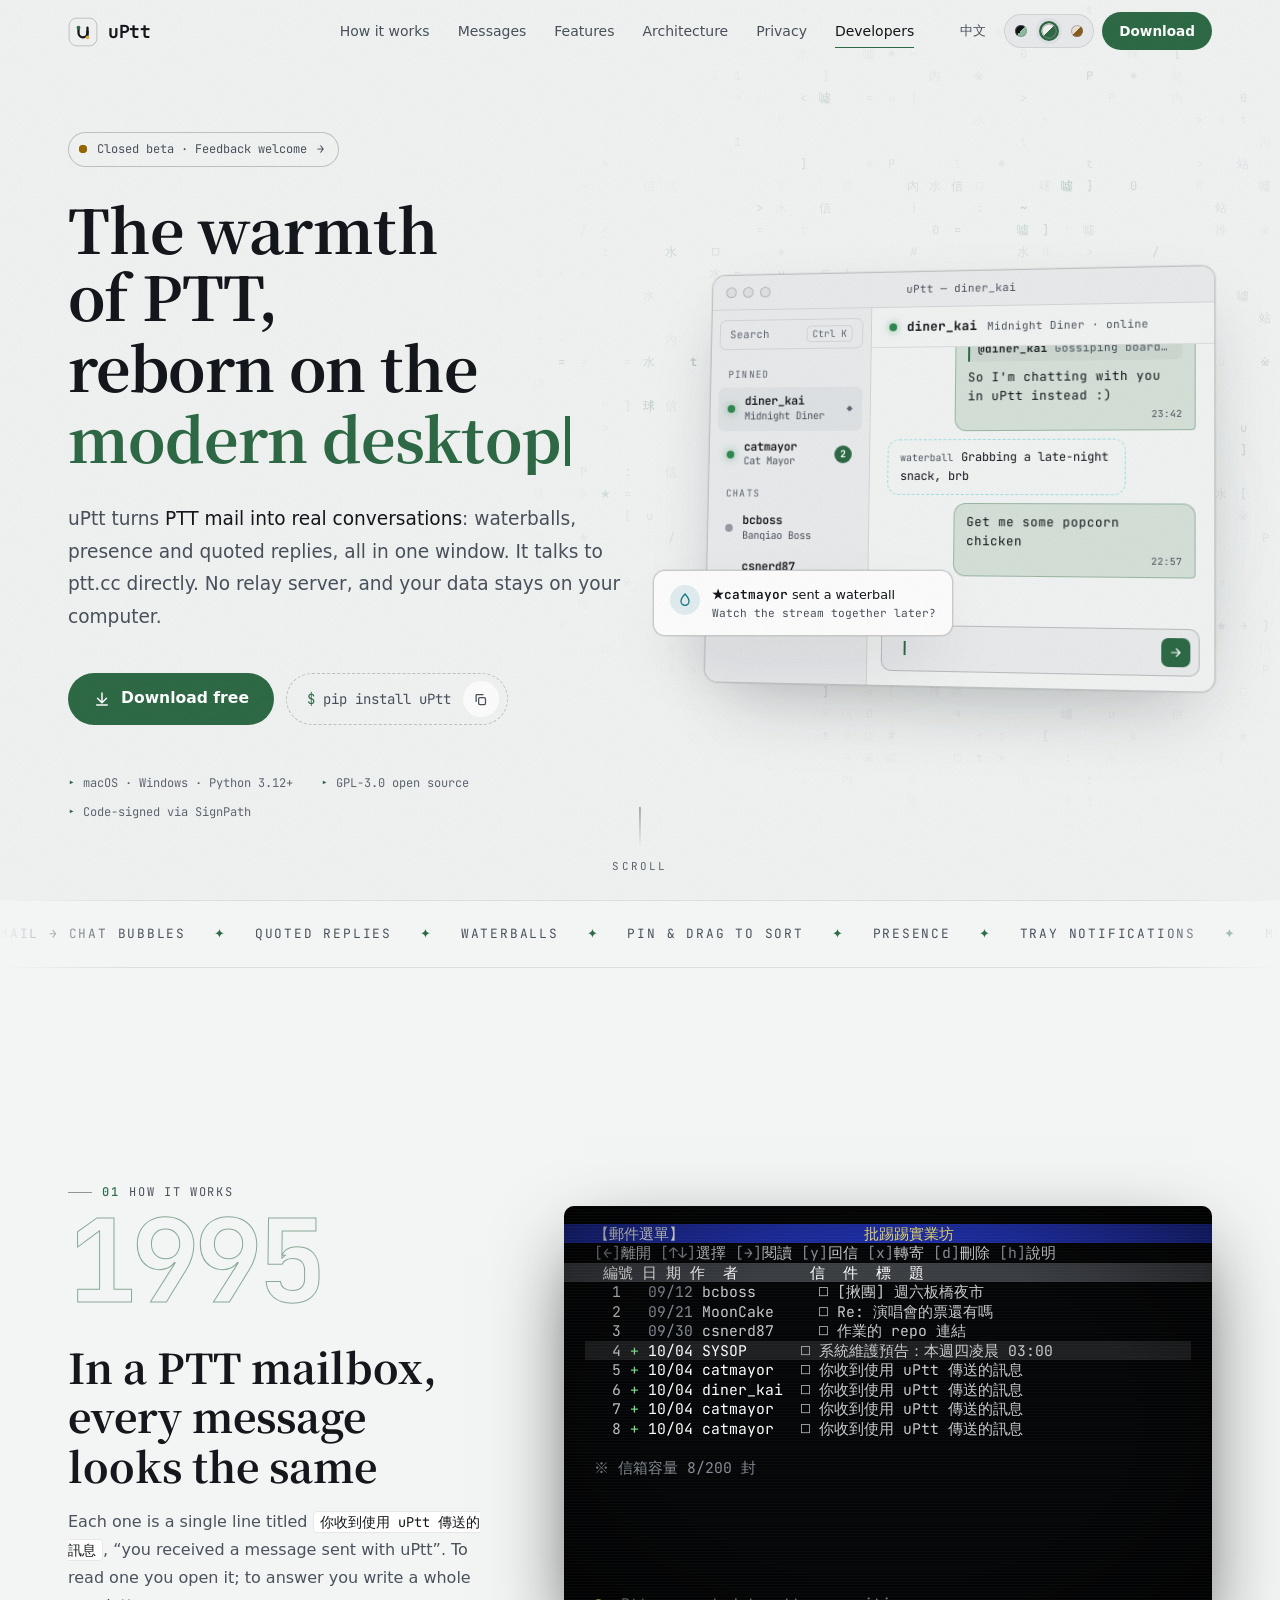
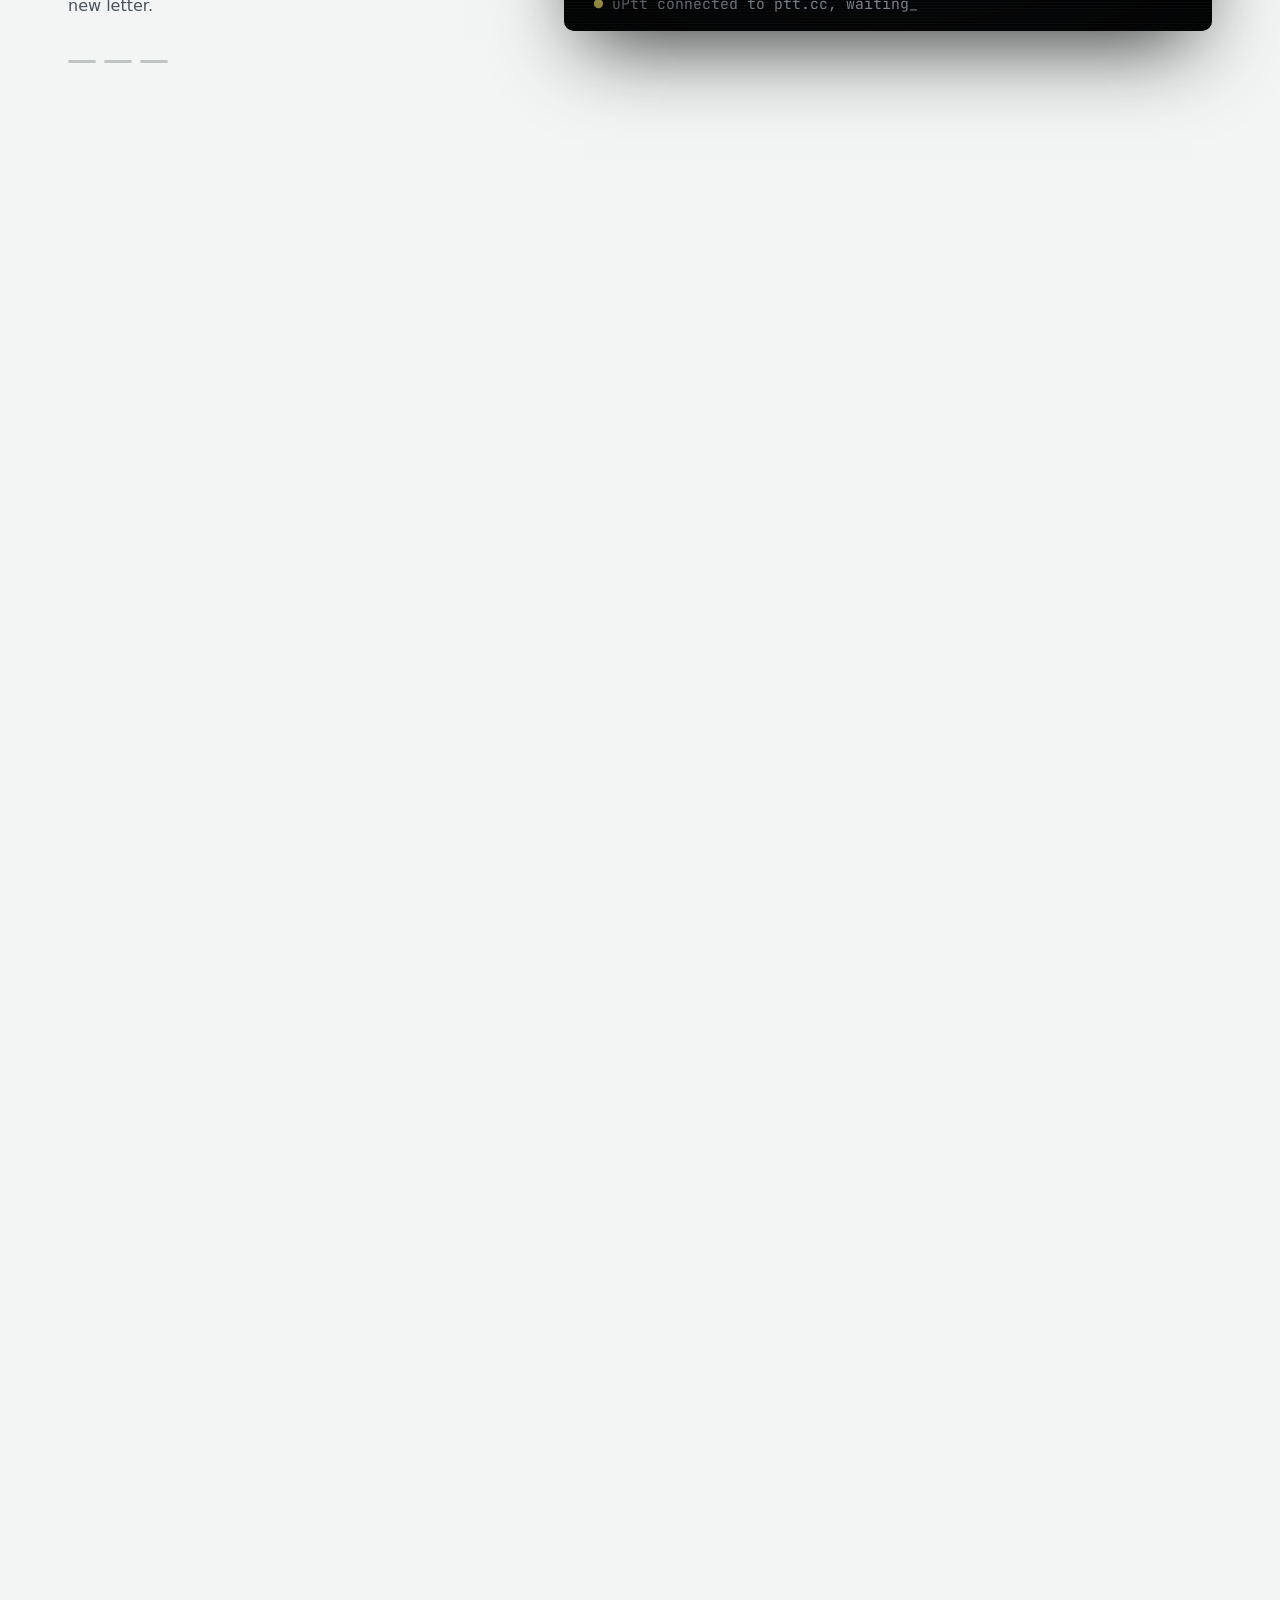
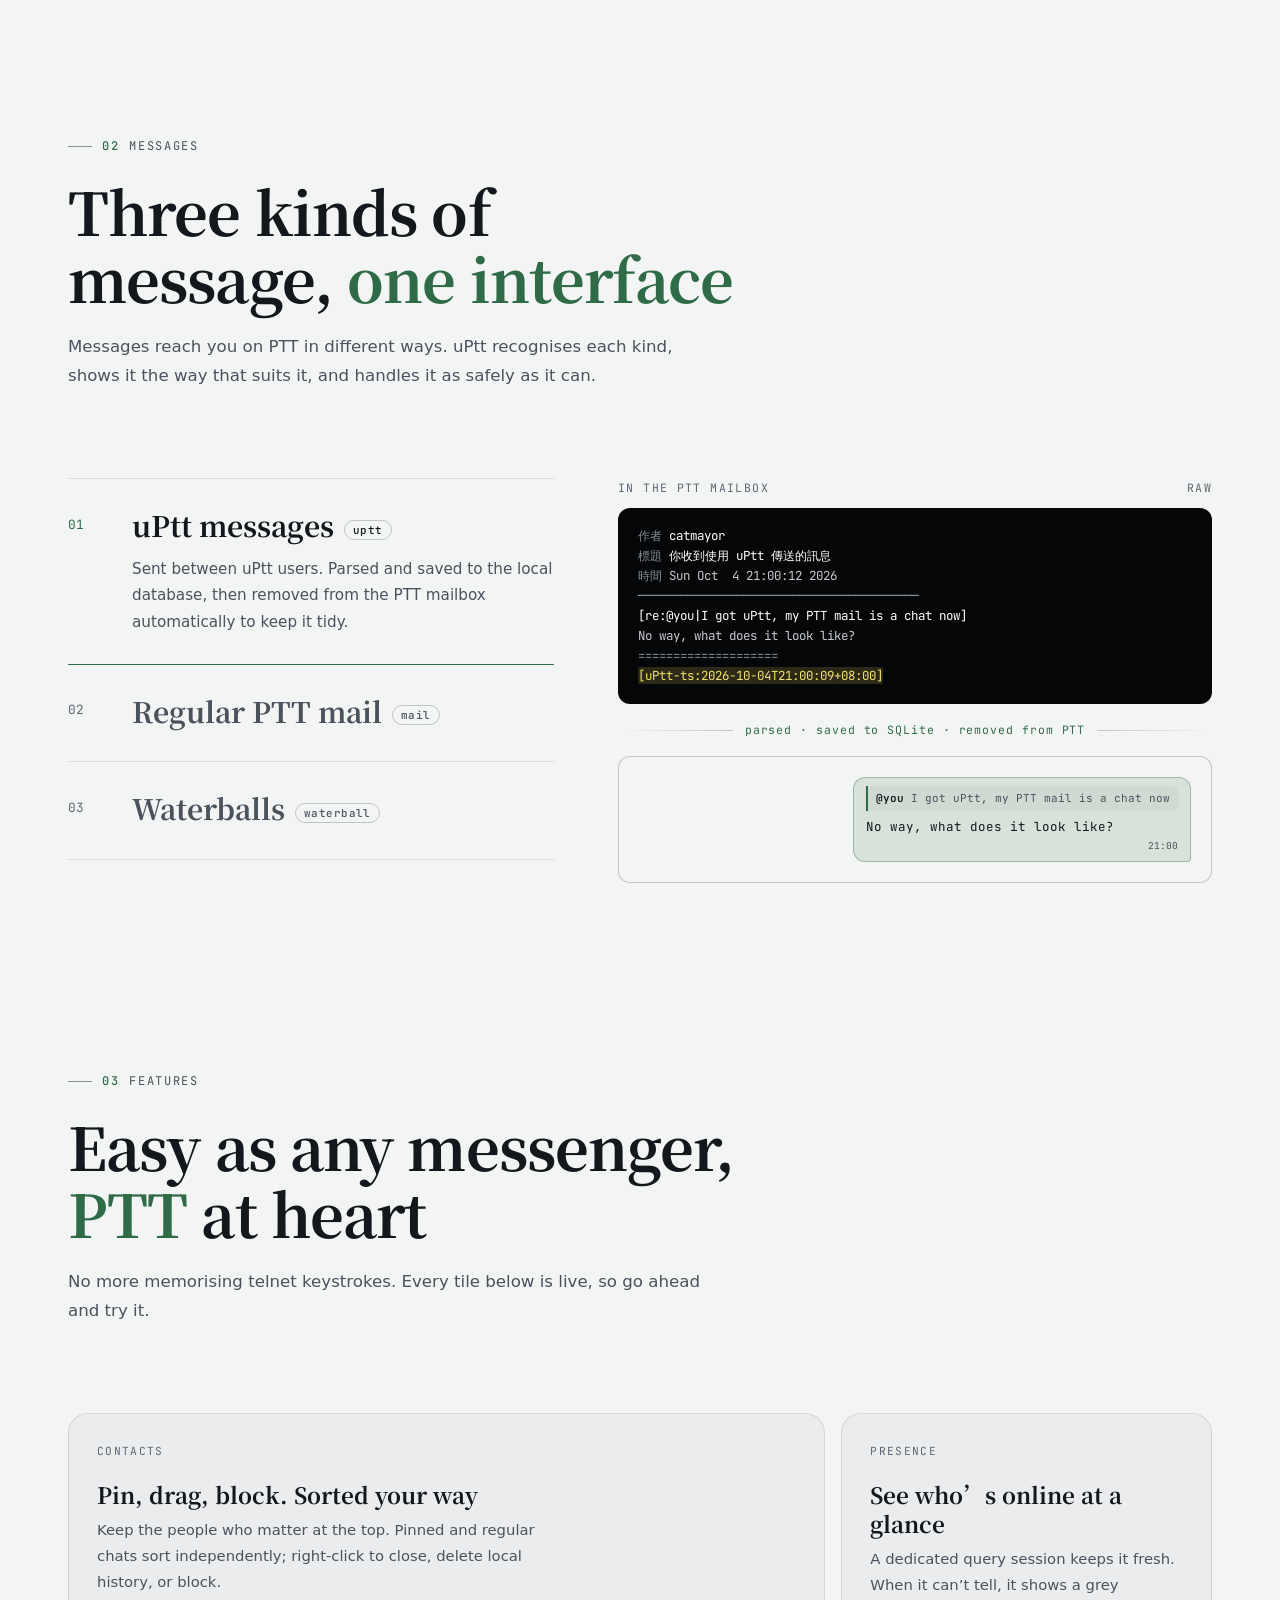
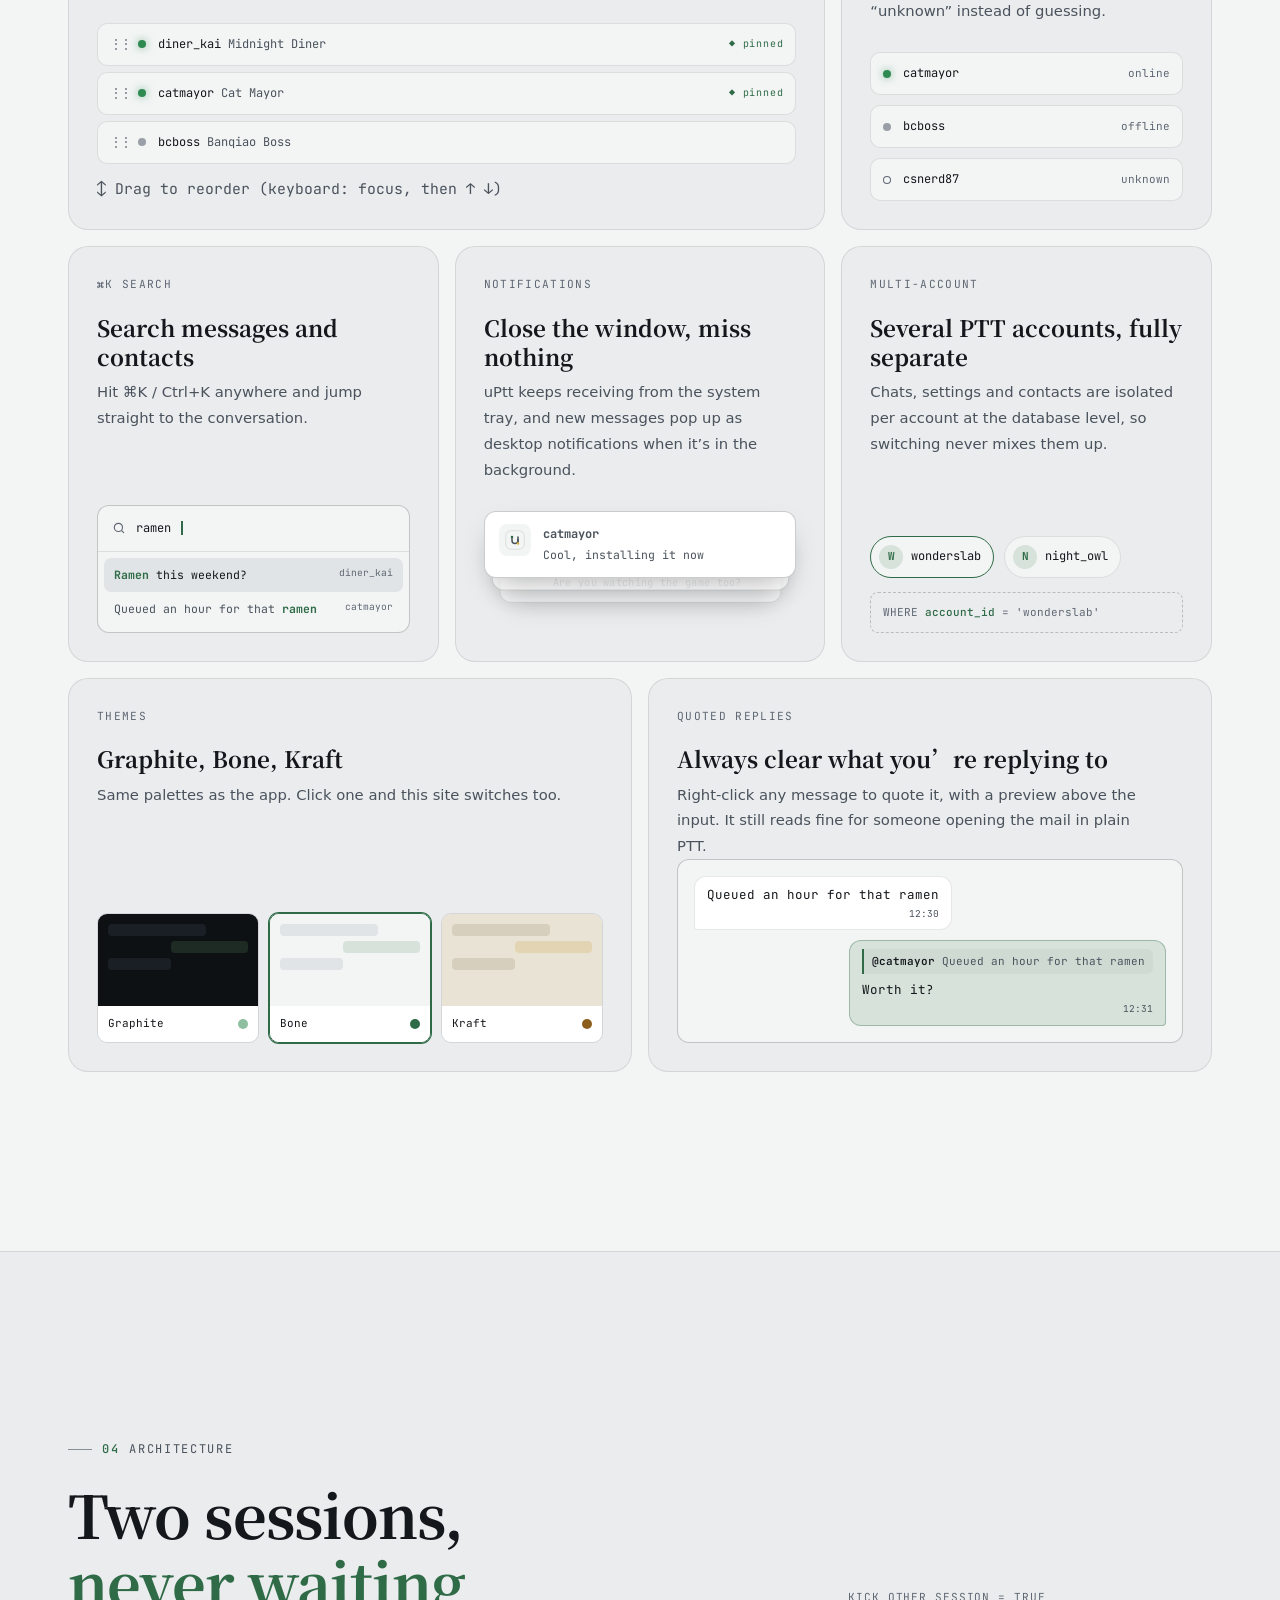
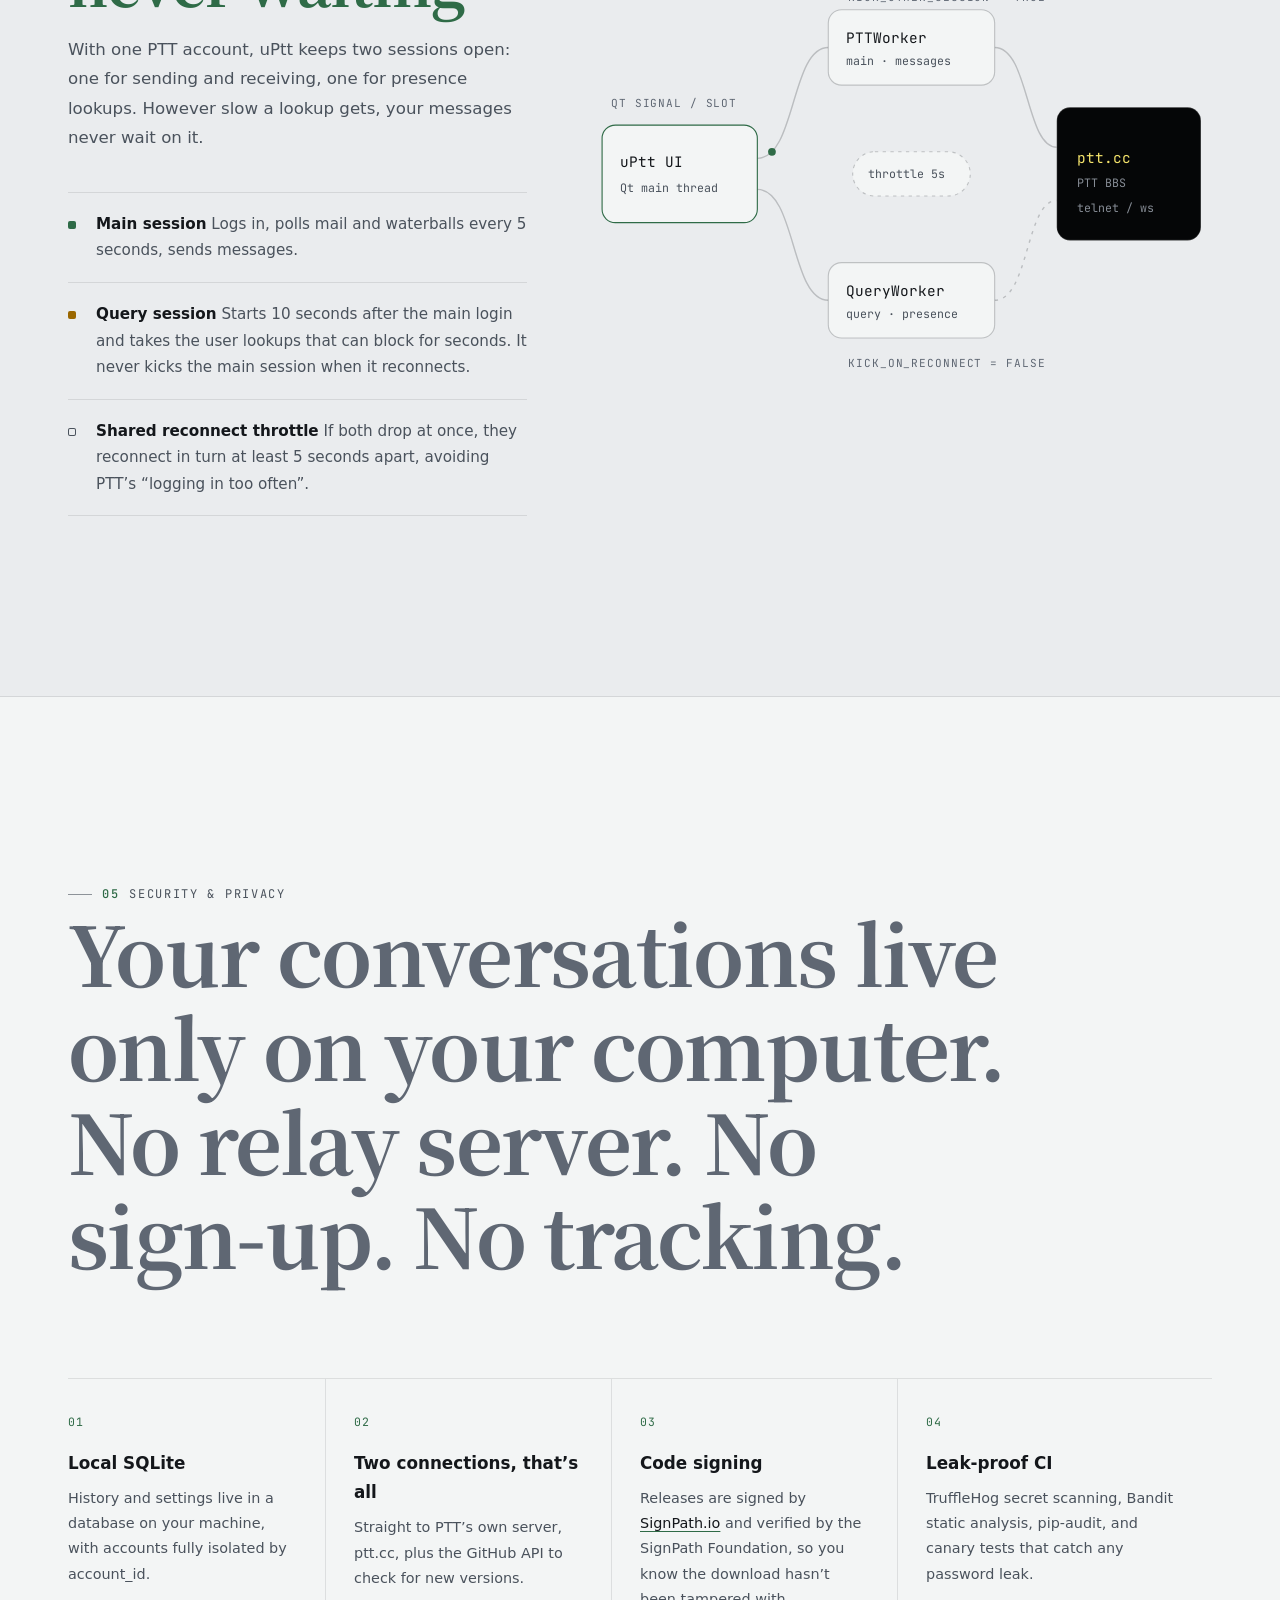
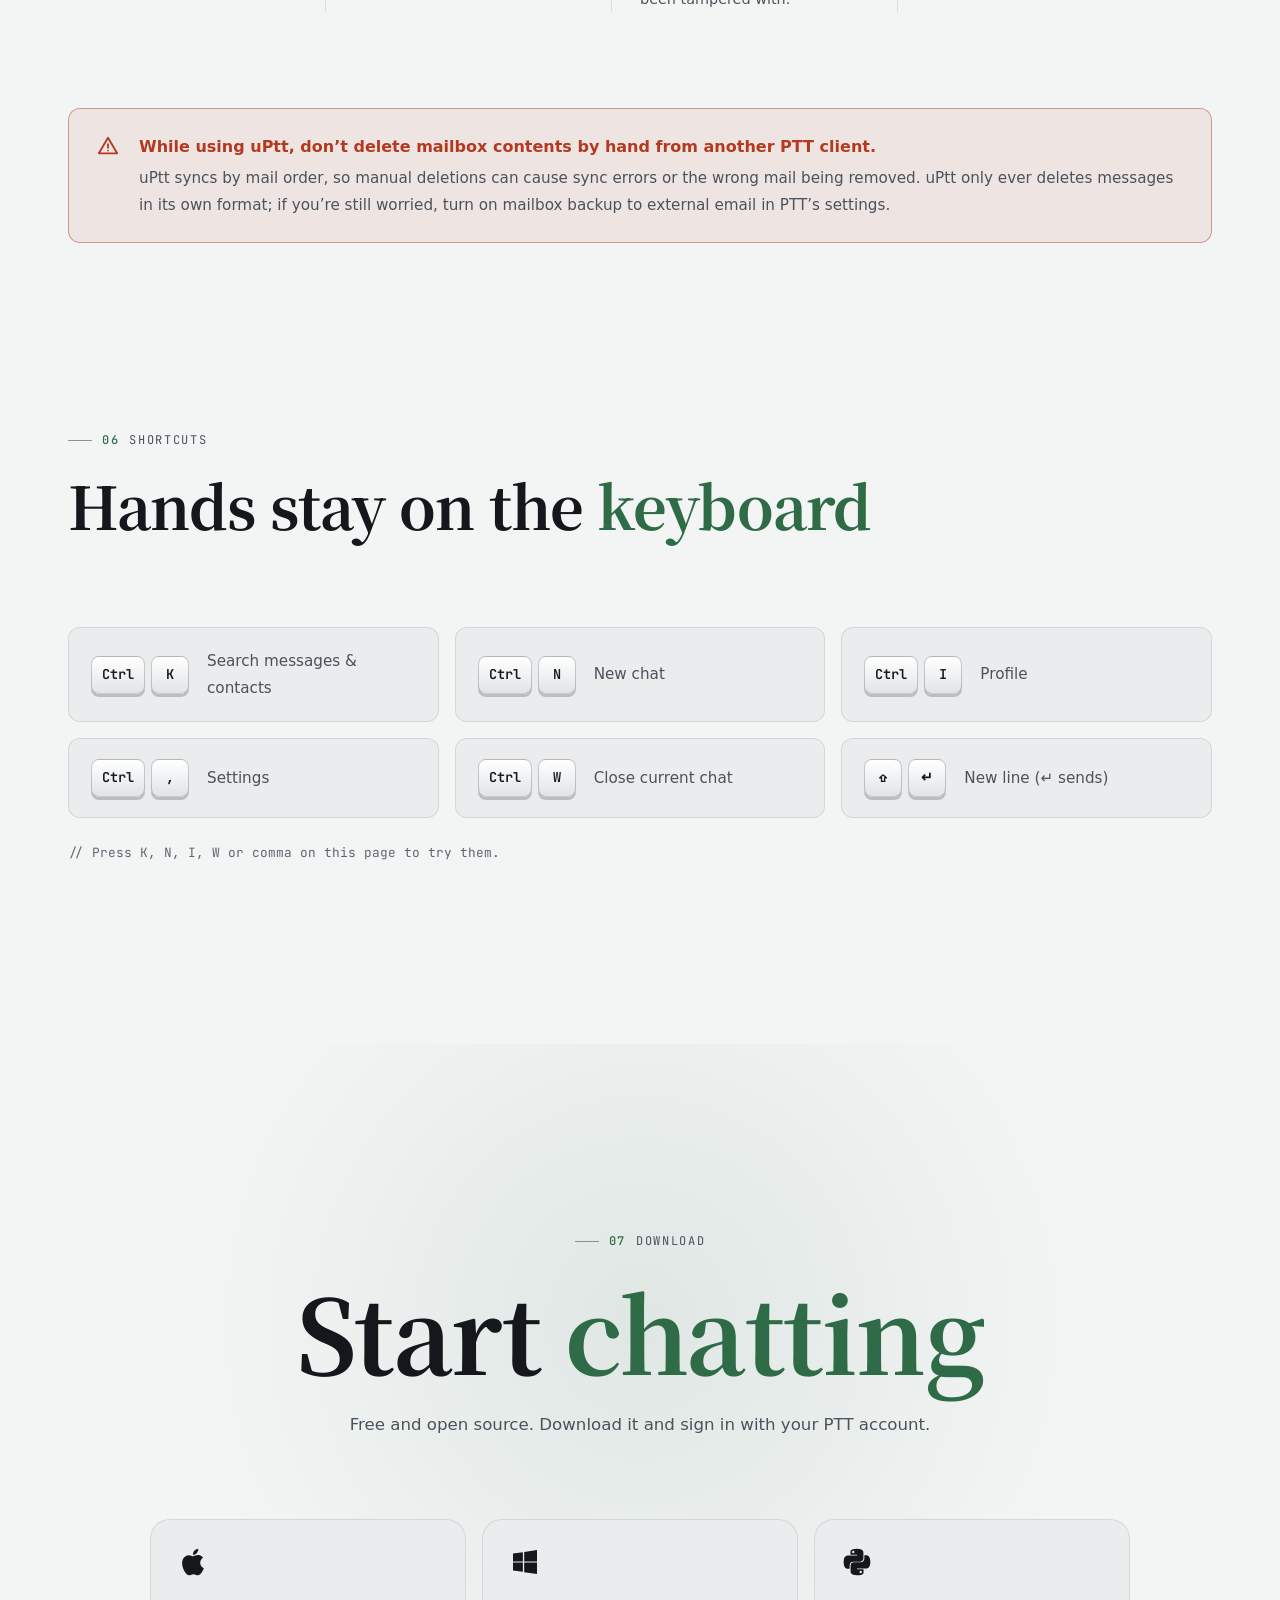
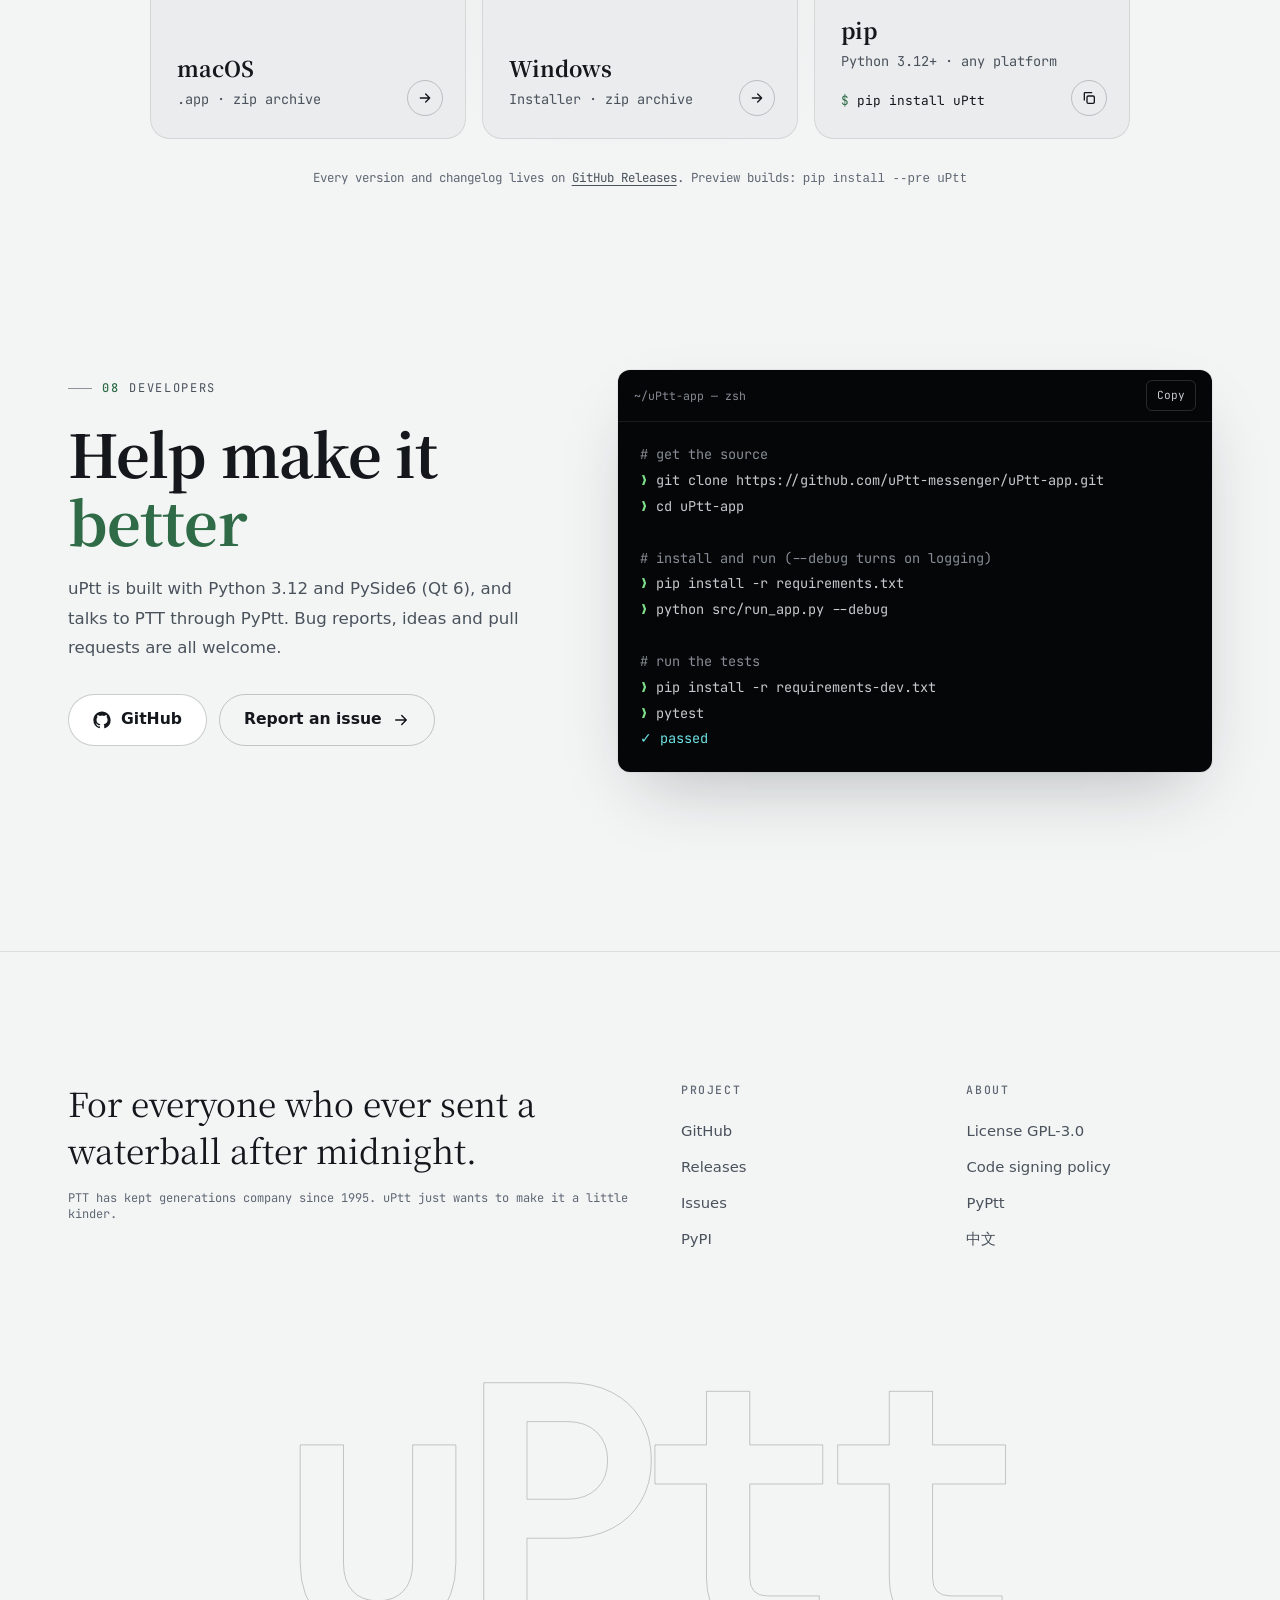
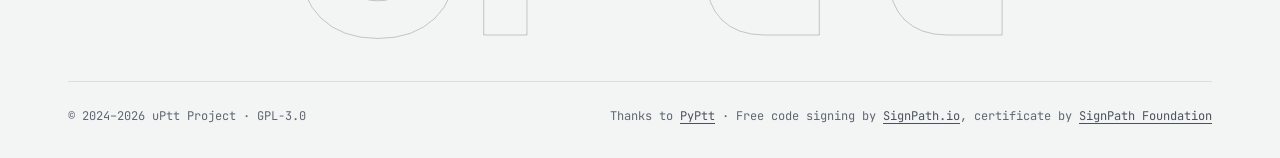
<file: docs/en.html>
<!DOCTYPE html>
<html lang="en" data-theme="graphite">
<head>
<meta charset="UTF-8">
<meta name="viewport" content="width=device-width, initial-scale=1, viewport-fit=cover">
<script>
    // Resolve the theme before first paint (no flash). Matches the app's three themes.
    (function () {
        var d = document.documentElement, t;
        d.classList.add('js');
        try { t = localStorage.getItem('uptt-theme'); } catch (e) {}
        if (t === 'dark') t = 'graphite';
        if (t === 'light') t = 'bone';
        if (t !== 'graphite' && t !== 'bone' && t !== 'kraft') {
            t = window.matchMedia && window.matchMedia('(prefers-color-scheme: light)').matches ? 'bone' : 'graphite';
        }
        d.setAttribute('data-theme', t);
    })();
</script>
<title>uPtt — Turn PTT mail into real-time chat | Open-source PTT messenger</title>
<meta name="description" content="uPtt is an open-source desktop messenger for PTT, Taiwan's largest BBS. It turns PTT mail into chat bubbles, with waterballs, presence and quoted replies. Connects straight to ptt.cc; your data stays on your computer.">
<meta name="theme-color" content="#0E1114" media="(prefers-color-scheme: dark)">
<meta name="theme-color" content="#F3F5F5" media="(prefers-color-scheme: light)">
<link rel="canonical" href="https://uptt.cc/en.html">
<link rel="alternate" hreflang="zh-Hant" href="https://uptt.cc/">
<link rel="alternate" hreflang="en" href="https://uptt.cc/en.html">
<link rel="alternate" hreflang="x-default" href="https://uptt.cc/">
<meta property="og:type" content="website">
<meta property="og:site_name" content="uPtt">
<meta property="og:locale" content="en_US">
<meta property="og:url" content="https://uptt.cc/en.html">
<meta property="og:title" content="uPtt — Turn PTT mail into real-time chat">
<meta property="og:description" content="An open-source desktop messenger for PTT. Mail becomes chat, waterballs built in, direct to ptt.cc, data stays on your computer.">
<meta property="og:image" content="https://uptt.cc/og.png">
<meta property="og:image:width" content="1200">
<meta property="og:image:height" content="630">
<meta property="og:image:alt" content="uPtt turning a PTT mailbox into a chat conversation">
<meta name="twitter:card" content="summary_large_image">
<meta name="twitter:image" content="https://uptt.cc/og.png">
<link rel="icon" href="favicon.svg" type="image/svg+xml">
<link rel="apple-touch-icon" href="apple-touch-icon.png">
<link rel="preconnect" href="https://fonts.googleapis.com">
<link rel="preconnect" href="https://fonts.gstatic.com" crossorigin>
<!-- Display serif is requested as a single subset of the glyphs the headings use (one file instead of ~100 CJK slices).
     After changing heading copy, regenerate the text= list; missing glyphs fall back to the system serif. -->
<link rel="preload" as="style" href="https://fonts.googleapis.com/css2?family=JetBrains+Mono:wght@400;500;700&display=swap" onload="this.onload=null;this.rel='stylesheet'">
<link rel="preload" as="style" href="https://fonts.googleapis.com/css2?family=Noto+Serif+TC:wght@700&amp;display=swap&amp;text=%21%22%23%24%25%26%27%28%29%2A%2B%2C-.%2F0123456789%3A%3B%3C%3D%3E%3F%40ABCDEFGHIJKLMNOPQRSTUVWXYZ%5B%5C%5D%5E_%60abcdefghijklmnopqrstuvwxyz%7B%7C%7D~%C2%B7%E2%80%93%E2%80%94%E2%80%98%E2%80%99%E2%80%9C%E2%80%9D%E2%80%A6" onload="this.onload=null;this.rel='stylesheet'">
<noscript><link rel="stylesheet" href="https://fonts.googleapis.com/css2?family=JetBrains+Mono:wght@400;500;700&display=swap"><link rel="stylesheet" href="https://fonts.googleapis.com/css2?family=Noto+Serif+TC:wght@700&amp;display=swap&amp;text=%21%22%23%24%25%26%27%28%29%2A%2B%2C-.%2F0123456789%3A%3B%3C%3D%3E%3F%40ABCDEFGHIJKLMNOPQRSTUVWXYZ%5B%5C%5D%5E_%60abcdefghijklmnopqrstuvwxyz%7B%7C%7D~%C2%B7%E2%80%93%E2%80%94%E2%80%98%E2%80%99%E2%80%9C%E2%80%9D%E2%80%A6"></noscript>
<link rel="stylesheet" href="style.css">
<script type="application/ld+json">
{
    "@context": "https://schema.org",
    "@type": "SoftwareApplication",
    "name": "uPtt",
    "applicationCategory": "CommunicationApplication",
    "operatingSystem": "macOS, Windows",
    "description": "An open-source desktop messenger for PTT that turns PTT mail into chat conversations.",
    "url": "https://uptt.cc/",
    "downloadUrl": "https://github.com/uPtt-messenger/uPtt-app/releases",
    "license": "https://www.gnu.org/licenses/gpl-3.0.html",
    "offers": { "@type": "Offer", "price": "0", "priceCurrency": "TWD" }
}
</script>
</head>
<body>

<svg width="0" height="0" style="position:absolute" aria-hidden="true">
    <symbol id="logo" viewBox="0 0 80 80">
        <rect x="3" y="3" width="74" height="74" rx="20" fill="none" stroke="currentColor" stroke-opacity=".28" stroke-width="2"/>
        <path d="M28 28V42C28 48.63 33.37 54 40 54C46.63 54 52 48.63 52 42V28" fill="none" stroke="currentColor" stroke-width="6" stroke-linecap="round"/>
        <path d="M52 38V54" fill="none" stroke="currentColor" stroke-width="6" stroke-linecap="round"/>
        <circle cx="28" cy="28" r="5" fill="var(--accent)"/>
        <circle cx="52" cy="54" r="5" fill="#E3B341"/>
    </symbol>
    <symbol id="i-arrow" viewBox="0 0 24 24"><path d="M5 12h14M13 6l6 6-6 6" fill="none" stroke="currentColor" stroke-width="2" stroke-linecap="round" stroke-linejoin="round"/></symbol>
    <symbol id="i-down" viewBox="0 0 24 24"><path d="M12 4v12M6 11l6 6 6-6M5 20h14" fill="none" stroke="currentColor" stroke-width="2" stroke-linecap="round" stroke-linejoin="round"/></symbol>
    <symbol id="i-copy" viewBox="0 0 24 24"><rect x="9" y="9" width="11" height="11" rx="2" fill="none" stroke="currentColor" stroke-width="2"/><path d="M5 15V5a1 1 0 0 1 1-1h10" fill="none" stroke="currentColor" stroke-width="2" stroke-linecap="round"/></symbol>
    <symbol id="i-check" viewBox="0 0 24 24"><path d="M5 12.5l4.5 4.5L19 7.5" fill="none" stroke="currentColor" stroke-width="2.4" stroke-linecap="round" stroke-linejoin="round"/></symbol>
    <symbol id="i-github" viewBox="0 0 24 24"><path fill="currentColor" d="M12 .5C5.65.5.5 5.65.5 12a11.5 11.5 0 0 0 7.86 10.92c.58.1.79-.25.79-.56v-2c-3.2.7-3.87-1.37-3.87-1.37-.53-1.33-1.28-1.69-1.28-1.69-1.04-.71.08-.7.08-.7 1.16.08 1.77 1.19 1.77 1.19 1.03 1.76 2.7 1.25 3.36.96.1-.75.4-1.25.73-1.54-2.56-.29-5.24-1.28-5.24-5.69 0-1.26.45-2.29 1.19-3.1-.12-.29-.52-1.46.11-3.05 0 0 .97-.31 3.17 1.18a11 11 0 0 1 5.77 0c2.2-1.49 3.17-1.18 3.17-1.18.63 1.59.23 2.76.11 3.05.74.81 1.19 1.84 1.19 3.1 0 4.42-2.69 5.39-5.25 5.68.41.36.78 1.06.78 2.14v3.17c0 .31.21.67.8.56A11.5 11.5 0 0 0 23.5 12C23.5 5.65 18.35.5 12 .5Z"/></symbol>
    <symbol id="i-apple" viewBox="0 0 24 24"><path fill="currentColor" d="M18.71 19.5c-.83 1.24-1.71 2.45-3.05 2.47-1.34.03-1.77-.79-3.29-.79-1.53 0-2 .77-3.27.82-1.31.05-2.3-1.32-3.14-2.53C4.25 17 2.94 12.45 4.7 9.39c.87-1.52 2.43-2.48 4.12-2.51 1.28-.02 2.5.87 3.29.87.78 0 2.26-1.07 3.81-.91.65.03 2.47.26 3.64 1.98-.09.06-2.17 1.28-2.15 3.81.03 3.02 2.65 4.03 2.68 4.04-.03.07-.42 1.44-1.38 2.83M13 3.5c.73-.83 1.94-1.46 2.94-1.5.13 1.17-.34 2.35-1.04 3.19-.69.85-1.83 1.51-2.95 1.42-.15-1.15.41-2.35 1.05-3.11Z"/></symbol>
    <symbol id="i-windows" viewBox="0 0 24 24"><path fill="currentColor" d="M3 5.6 10.4 4.6v7H3V5.6Zm8.4-1.1L21 3v8.6h-9.6V4.5ZM3 12.4h7.4v7L3 18.4v-6Zm8.4 0H21V21l-9.6-1.4v-7.2Z"/></symbol>
    <symbol id="i-python" viewBox="0 0 24 24"><path fill="currentColor" d="M11.9 2c-5.1 0-4.8 2.2-4.8 2.2v2.3h4.9v.7H5.2S2 6.8 2 12s2.8 5 2.8 5h1.7v-2.4s-.1-2.8 2.8-2.8h4.8s2.7 0 2.7-2.6V4.8S17.2 2 11.9 2ZM9.2 3.6a.9.9 0 1 1 0 1.8.9.9 0 0 1 0-1.8Zm2.9 18.4c5.1 0 4.8-2.2 4.8-2.2v-2.3H12v-.7h6.8S22 17.2 22 12s-2.8-5-2.8-5h-1.7v2.4s.1 2.8-2.8 2.8H9.9s-2.7 0-2.7 2.6v4.4S6.8 22 12.1 22Zm2.7-1.6a.9.9 0 1 1 0-1.8.9.9 0 0 1 0 1.8Z"/></symbol>
</svg>

<a class="skip-link" href="#main">Skip to content</a>

<header class="nav" id="nav">
    <div class="wrap nav-inner">
        <a class="brand" href="#top" aria-label="uPtt home">
            <svg aria-hidden="true"><use href="#logo"/></svg>
            uPtt
        </a>
        <ul class="nav-links" id="nav-links">
            <li><a href="#story">How it works</a></li>
            <li><a href="#types">Messages</a></li>
            <li><a href="#features">Features</a></li>
            <li><a href="#architecture">Architecture</a></li>
            <li><a href="#privacy">Privacy</a></li>
            <li><a href="#developers">Developers</a></li>
        </ul>
        <div class="nav-tools">
            <a class="lang-link" href="./" hreflang="zh-Hant" lang="zh-Hant">中文</a>
            <div class="theme-switch" role="radiogroup" aria-label="Site theme">
                <button type="button" role="radio" data-theme-set="graphite" aria-checked="false" aria-label="Graphite (dark)" title="Graphite"><span class="swatch-graphite"></span></button>
                <button type="button" role="radio" data-theme-set="bone" aria-checked="false" aria-label="Bone (light)" title="Bone"><span class="swatch-bone"></span></button>
                <button type="button" role="radio" data-theme-set="kraft" aria-checked="false" aria-label="Kraft (paper)" title="Kraft"><span class="swatch-kraft"></span></button>
            </div>
            <a class="btn btn-primary nav-cta" href="#download">Download</a>
            <button class="nav-burger" type="button" aria-label="Open menu" aria-expanded="false" aria-controls="nav-links"><span></span><span></span><span></span></button>
        </div>
    </div>
    <div class="progress" aria-hidden="true"></div>
</header>

<main id="main">

<!-- ============================== HERO ============================== -->
<section class="hero" id="top">
    <canvas class="glyph-field" aria-hidden="true"></canvas>
    <div class="wrap hero-grid">
        <div class="hero-copy">
            <a class="status-pill hero-fade" href="https://github.com/uPtt-messenger/uPtt-app/issues" target="_blank" rel="noopener">
                <span class="dot" aria-hidden="true"></span>
                Closed beta · Feedback welcome
                <span class="arrow" aria-hidden="true">→</span>
            </a>
            <h1 class="hero-title display">
                <span class="line"><span style="--d:.05s">The warmth of PTT,</span></span>
                <span class="line"><span style="--d:.15s">reborn on the</span></span>
                <span class="line"><span style="--d:.25s" class="accent">modern desktop<span class="cursor" aria-hidden="true"></span></span></span>
            </h1>
            <p class="hero-sub hero-fade" style="--d:.3s">
                uPtt turns <strong>PTT mail into real conversations</strong>: waterballs, presence and quoted replies, all in one window. It talks to ptt.cc directly. No relay server, and your data stays on your computer.
            </p>
            <div class="hero-actions hero-fade" style="--d:.55s">
                <a class="btn btn-primary" href="#download" data-os-cta>
                    <svg aria-hidden="true"><use href="#i-down"/></svg>
                    <span data-os-label>Download free</span>
                </a>
                <button class="copy-chip" type="button" data-copy="pip install uPtt" aria-label="Copy install command pip install uPtt">
                    <span><span class="prompt">$</span> pip install uPtt</span>
                    <span class="copy-icon" aria-hidden="true"><svg><use href="#i-copy"/></svg></span>
                </button>
            </div>
            <ul class="hero-meta hero-fade" style="--d:.65s">
                <li>macOS · Windows · Python 3.12+</li>
                <li>GPL-3.0 open source</li>
                <li>Code-signed via SignPath</li>
            </ul>
        </div>

        <div class="hero-visual hero-fade" style="--d:.35s" aria-hidden="true">
            <div class="app">
                <div class="app-bar"><i></i><i></i><i></i><span class="app-title">uPtt — diner_kai</span></div>
                <div class="app-body">
                    <div class="app-side">
                        <div class="app-search"><span>Search</span><kbd>⌘K</kbd></div>
                        <div class="app-label">PINNED</div>
                        <div class="contact is-active"><span class="presence on"></span><span class="who"><span class="id">diner_kai</span><span class="nick">Midnight Diner</span></span><span class="pin">◆</span></div>
                        <div class="contact"><span class="presence on"></span><span class="who"><span class="id">catmayor</span><span class="nick">Cat Mayor</span></span><span class="badge">2</span></div>
                        <div class="app-label">CHATS</div>
                        <div class="contact"><span class="presence"></span><span class="who"><span class="id">bcboss</span><span class="nick">Banqiao Boss</span></span></div>
                        <div class="contact"><span class="presence unknown"></span><span class="who"><span class="id">csnerd87</span><span class="nick">CS Nerd</span></span></div>
                        <div class="contact"><span class="presence on"></span><span class="who"><span class="id">MoonCake</span><span class="nick"></span></span></div>
                    </div>
                    <div class="app-chat">
                        <div class="chat-head"><span class="presence on"></span><b>diner_kai</b><span>Midnight Diner · online</span></div>
                        <div class="chat-log" data-script='[{"me": "Get me some popcorn chicken"}, {"them": "Sure, spicy?"}, {"me": "Mild, plus a bubble tea"}, {"them": "Got it, 10 min"}]'>
                            <span class="day-sep">TODAY</span>
                            <div class="bubble in">Gossiping board is on fire tonight, can't keep up<time>23:41</time></div>
                            <div class="bubble out"><span class="quote"><b>@diner_kai</b> Gossiping board is on fire tonight…</span>So I'm chatting with you in uPtt instead :)<time>23:42</time></div>
                            <div class="bubble wb">Grabbing a late-night snack, brb</div>
                            <div class="typing"><i></i><i></i><i></i></div>
                        </div>
                        <div class="composer"><span class="typed" data-typer></span><span class="caret"></span><span class="send"><svg><use href="#i-arrow"/></svg></span></div>
                    </div>
                </div>
            </div>
            <div class="waterball-toast">
                <span class="wb-icon"><svg viewBox="0 0 24 24"><path d="M12 3s6 6.5 6 11a6 6 0 0 1-12 0c0-4.5 6-11 6-11Z" fill="none" stroke="currentColor" stroke-width="2"/></svg></span>
                <span><b>★catmayor</b> sent a waterball<small>Watch the stream together later?</small></span>
            </div>
        </div>
    </div>
    <a class="scroll-cue" href="#story"><i aria-hidden="true"></i>Scroll</a>
</section>

<div class="marquee" aria-hidden="true">
    <div class="marquee-track">
        <ul><li>Mail → chat bubbles</li><li>Quoted replies</li><li>Waterballs</li><li>Pin &amp; drag to sort</li><li>Presence</li><li>Tray notifications</li><li>Multi-account</li><li>⌘K search</li><li>Three themes</li><li>Local SQLite</li><li>GPL-3.0</li></ul>
        <ul><li>Mail → chat bubbles</li><li>Quoted replies</li><li>Waterballs</li><li>Pin &amp; drag to sort</li><li>Presence</li><li>Tray notifications</li><li>Multi-account</li><li>⌘K search</li><li>Three themes</li><li>Local SQLite</li><li>GPL-3.0</li></ul>
    </div>
</div>

<!-- ============================== STORY ============================== -->
<section class="story" id="story" aria-labelledby="story-title">
    <div class="story-pin">
        <div class="wrap story-grid">
            <div class="story-copy">
                <span class="eyebrow"><b>01</b> How it works</span>
                <h2 class="sr-only" id="story-title">How uPtt turns PTT mail into a conversation</h2>
                <div class="story-year" aria-hidden="true" data-year>1995</div>
                <div class="story-steps">
                    <div class="story-step is-on" data-step="0">
                        <h3>In a PTT mailbox, every message looks the same</h3>
                        <p>Each one is a single line titled <code>你收到使用 uPtt 傳送的訊息</code>, “you received a message sent with uPtt”. To read one you open it; to answer you write a whole new letter.</p>
                    </div>
                    <div class="story-step" data-step="1">
                        <h3>uPtt reads every one for you, in the background</h3>
                        <p>Every 5 seconds it polls the mailbox, recognises uPtt’s format, restores the embedded <code>[uPtt-ts]</code> timestamp, then deletes the delivered message from PTT so the mailbox stays clean.</p>
                    </div>
                    <div class="story-step" data-step="2">
                        <h3>And they become a real conversation</h3>
                        <p>Grouped by sender, ordered by time, with unread counts by each contact. Regular PTT mail is never deleted; it stays in PTT untouched.</p>
                    </div>
                </div>
                <ol class="story-dots" aria-hidden="true"><li></li><li></li><li></li></ol>
            </div>

            <div class="stage" aria-hidden="true">
                <div class="term">
                    <div class="term-screen">
<span class="row bar"> 【郵件選單】                    <span class="y">批踢踢實業坊</span></span>
<span class="row"> <span class="d">[←]</span>離開 <span class="d">[↑↓]</span>選擇 <span class="d">[→]</span>閱讀 <span class="d">[y]</span>回信 <span class="d">[x]</span>轉寄 <span class="d">[d]</span>刪除 <span class="d">[h]</span>說明</span>
<span class="row inv">  編號 日 期 作  者        信  件  標  題</span>
<span class="row old">   1   <span class="dt"><span class="d">09/12</span> </span>bcboss       □ [揪團] 週六板橋夜市</span>
<span class="row old">   2   <span class="dt"><span class="d">09/21</span> </span>MoonCake     □ Re: 演唱會的票還有嗎</span>
<span class="row old">   3   <span class="dt"><span class="d">09/30</span> </span>csnerd87     □ 作業的 repo 連結</span>
<span class="row mail-row" data-row="0">   4 <span class="g">+</span> <span class="dt"><span class="w">10/04</span> </span><span class="w">SYSOP</span>      □ 系統維護預告：本週四凌晨 03:00</span>
<span class="row mail-row" data-row="1">   5 <span class="g">+</span> <span class="dt"><span class="w">10/04</span> </span><span class="w">catmayor</span>   □ <span class="t" data-target="u there? waterballs keep failing QQ">你收到使用 uPtt 傳送的訊息</span><span class="tag c"></span></span>
<span class="row mail-row" data-row="2">   6 <span class="g">+</span> <span class="dt"><span class="w">10/04</span> </span><span class="w">diner_kai</span>  □ <span class="t" data-target="Ramen this weekend?">你收到使用 uPtt 傳送的訊息</span><span class="tag c"></span></span>
<span class="row mail-row" data-row="3">   7 <span class="g">+</span> <span class="dt"><span class="w">10/04</span> </span><span class="w">catmayor</span>   □ <span class="t" data-target="No way, what does it look like?">你收到使用 uPtt 傳送的訊息</span><span class="tag c"></span></span>
<span class="row mail-row" data-row="4">   8 <span class="g">+</span> <span class="dt"><span class="w">10/04</span> </span><span class="w">catmayor</span>   □ <span class="t" data-target="Cool, installing it now">你收到使用 uPtt 傳送的訊息</span><span class="tag c"></span></span>
<span class="row"> </span>
<span class="row d"> ※ 信箱容量 <span data-mailcount>8</span>/200 封</span>
<span class="row"> </span>
<span class="row"> </span>
<span class="row d status-row"> <span class="y">●</span> <span data-termstatus>uPtt 已連線 ptt.cc，等待新訊息</span><span class="blink">_</span></span>
                    </div>
                </div>

                <div class="app story-app">
                    <div class="app-bar"><i></i><i></i><i></i><span class="app-title">uPtt — catmayor</span></div>
                    <div class="app-body">
                        <div class="app-side">
                            <div class="app-search"><span>Search</span><kbd>⌘K</kbd></div>
                            <div class="contact is-active"><span class="presence on"></span><span class="who"><span class="id">catmayor</span><span class="nick">Cat Mayor</span></span></div>
                            <div class="contact" data-bubble="2"><span class="presence on"></span><span class="who"><span class="id">diner_kai</span><span class="nick">Midnight Diner</span></span><span class="badge">1</span></div>
                            <div class="contact"><span class="presence"></span><span class="who"><span class="id">SYSOP</span><span class="nick">Mail</span></span></div>
                        </div>
                        <div class="app-chat">
                            <div class="chat-head"><span class="presence on"></span><b>catmayor</b><span>Cat Mayor · online</span></div>
                            <div class="chat-log">
                                <div class="bubble in" data-bubble="1">u there? waterballs keep failing QQ<time>20:58</time></div>
                                <div class="bubble out local">I got uPtt, my PTT mail is a chat now<time>20:59</time></div>
                                <div class="bubble in" data-bubble="3">No way, what does it look like?<time>21:00</time></div>
                                <div class="bubble out local"><span class="quote"><b>@catmayor</b> No way, what does it look like?</span>Exactly what you’re looking at<time>21:00</time></div>
                                <div class="bubble in" data-bubble="4">Cool, installing it now<time>21:01</time></div>
                            </div>
                            <div class="composer"><span class="caret"></span><span class="send"><svg><use href="#i-arrow"/></svg></span></div>
                        </div>
                    </div>
                </div>

                <div class="morph-layer"></div>
            </div>
        </div>
    </div>
</section>

<!-- ============================== MESSAGE TYPES ============================== -->
<section class="section" id="types" aria-labelledby="types-title">
    <div class="wrap">
        <div class="section-head reveal">
            <span class="eyebrow"><b>02</b> Messages</span>
            <h2 class="h2" id="types-title">Three kinds of message, <em>one interface</em></h2>
            <p class="lede">Messages reach you on PTT in different ways. uPtt recognises each kind, shows it the way that suits it, and handles it as safely as it can.</p>
        </div>
        <div class="types">
            <div class="type-tabs" role="tablist" aria-label="Message types" aria-orientation="vertical">
                <button class="type-tab" type="button" role="tab" id="tab-uptt" aria-controls="panel-uptt" aria-selected="true">
                    <span class="num">01</span>
                    <span class="t">uPtt messages<span class="tag">uptt</span></span>
                    <span class="s">Sent between uPtt users. Parsed and saved to the local database, then removed from the PTT mailbox automatically to keep it tidy.</span>
                </button>
                <button class="type-tab" type="button" role="tab" id="tab-mail" aria-controls="panel-mail" aria-selected="false" tabindex="-1">
                    <span class="num">02</span>
                    <span class="t">Regular PTT mail<span class="tag">mail</span></span>
                    <span class="s">Ordinary mail from any PTT user. It shows up as a card in the conversation, expandable past five lines, and the original is never deleted.</span>
                </button>
                <button class="type-tab" type="button" role="tab" id="tab-wb" aria-controls="panel-wb" aria-selected="false" tabindex="-1">
                    <span class="num">03</span>
                    <span class="t">Waterballs<span class="tag">waterball</span></span>
                    <span class="s">PTT’s instant pop-up messages. Captured and shown inline, de-duplicated by batch fingerprint so they never repeat even if PTT fails to clear them.</span>
                </button>
            </div>

            <div class="type-panels">
                <div class="type-panel" role="tabpanel" id="panel-uptt" aria-labelledby="tab-uptt">
                    <div>
                        <div class="panel-label"><span>In the PTT mailbox</span><span>raw</span></div>
<pre class="raw"><span class="d">作者</span> <span class="w">catmayor</span>
<span class="d">標題</span> <span class="w">你收到使用 uPtt 傳送的訊息</span>
<span class="d">時間</span> Sun Oct  4 21:00:12 2026
<span class="d">────────────────────────────────────────</span>
<span class="w">[re:@you|I got uPtt, my PTT mail is a chat now]</span>
No way, what does it look like?
<span class="d">====================</span>
<span class="hl">[uPtt-ts:2026-10-04T21:00:09+08:00]</span></pre>
                    </div>
                    <div class="flow-arrow">parsed · saved to SQLite · removed from PTT</div>
                    <div class="render">
                        <div class="bubble out"><span class="quote"><b>@you</b> I got uPtt, my PTT mail is a chat now</span>No way, what does it look like?<time>21:00</time></div>
                    </div>
                </div>

                <div class="type-panel" role="tabpanel" id="panel-mail" aria-labelledby="tab-mail" hidden>
                    <div>
                        <div class="panel-label"><span>In the PTT mailbox</span><span>raw</span></div>
<pre class="raw"><span class="d">作者</span> <span class="w">bcboss</span> (板橋大魔王)
<span class="d">標題</span> <span class="w">[Meetup] Banqiao night market, Sat</span>
<span class="d">時間</span> Sat Oct  3 18:22:40 2026
<span class="d">────────────────────────────────────────</span>
Saturday 7pm, Banqiao Station exit 2.
So far: catmayor, diner_kai
Reply if you’re coming~
<span class="d">--</span>
<span class="c">※ 發信站: 批踢踢實業坊(ptt.cc)</span></pre>
                    </div>
                    <div class="flow-arrow">shown as a mail card · original kept</div>
                    <div class="render">
                        <article class="mail-card">
                            <header><svg viewBox="0 0 24 24" aria-hidden="true"><rect x="3" y="5" width="18" height="14" rx="2" fill="none" stroke="currentColor" stroke-width="2"/><path d="m3 7 9 6 9-6" fill="none" stroke="currentColor" stroke-width="2"/></svg><b>[Meetup] Banqiao night market, Sat</b><span>· PTT mail</span></header>
                            <div class="body"><p>Saturday 7pm, Banqiao Station exit 2.</p><p>So far: catmayor, diner_kai</p></div>
                            <span class="more">Show full mail ↓</span>
                        </article>
                    </div>
                </div>

                <div class="type-panel" role="tabpanel" id="panel-wb" aria-labelledby="tab-wb" hidden>
                    <div>
                        <div class="panel-label"><span>PTT terminal</span><span>raw</span></div>
<pre class="raw"><span class="y">★diner_kai</span><span class="w"> Grabbing a late-night snack, brb </span>
<span class="d">                                    [Ctrl-R reply]</span>
<span class="d">─ same batch shows up again? ─────────────</span>
<span class="y">★diner_kai</span><span class="w"> Grabbing a late-night snack, brb </span>
<span class="d">fingerprint = sha(batch) → same as last batch, skip</span></pre>
                    </div>
                    <div class="flow-arrow">captured · de-duplicated · shown inline</div>
                    <div class="render">
                        <div class="bubble in">Gossiping board is on fire tonight<time>23:41</time></div>
                        <div class="bubble wb">Grabbing a late-night snack, brb</div>
                    </div>
                </div>
            </div>
        </div>
    </div>
</section>

<!-- ============================== FEATURES ============================== -->
<section class="section" id="features" aria-labelledby="features-title" style="padding-top:0">
    <div class="wrap">
        <div class="section-head reveal">
            <span class="eyebrow"><b>03</b> Features</span>
            <h2 class="h2" id="features-title">Easy as any messenger,<br><em>PTT</em> at heart</h2>
            <p class="lede">No more memorising telnet keystrokes. Every tile below is live, so go ahead and try it.</p>
        </div>

        <div class="bento">
            <article class="cell w4 reveal">
                <div class="k">Contacts</div>
                <h3>Pin, drag, block. Sorted your way</h3>
                <p>Keep the people who matter at the top. Pinned and regular chats sort independently; right-click to close, delete local history, or block.</p>
                <div class="demo">
                    <ul class="dnd" data-dnd aria-describedby="dnd-hint">
                        <li tabindex="0"><span class="grip" aria-hidden="true">⋮⋮</span><span class="presence on"></span><span>diner_kai <span style="color:var(--muted)">Midnight Diner</span></span><span class="pinned">◆ pinned</span></li>
                        <li tabindex="0"><span class="grip" aria-hidden="true">⋮⋮</span><span class="presence on"></span><span>catmayor <span style="color:var(--muted)">Cat Mayor</span></span><span class="pinned">◆ pinned</span></li>
                        <li tabindex="0"><span class="grip" aria-hidden="true">⋮⋮</span><span class="presence"></span><span>bcboss <span style="color:var(--muted)">Banqiao Boss</span></span><span></span></li>
                    </ul>
                    <p class="dnd-hint" id="dnd-hint">↕ Drag to reorder (keyboard: focus, then ↑ ↓)</p>
                </div>
            </article>

            <article class="cell w2 reveal" style="--d:.08s">
                <div class="k">Presence</div>
                <h3>See who’s online at a glance</h3>
                <p>A dedicated query session keeps it fresh. When it can’t tell, it shows a grey “unknown” instead of guessing.</p>
                <div class="demo presence-demo" data-presence>
                    <div class="row"><span class="presence on"></span><span>catmayor</span><span class="state">online</span></div>
                    <div class="row"><span class="presence"></span><span>bcboss</span><span class="state">offline</span></div>
                    <div class="row"><span class="presence unknown"></span><span>csnerd87</span><span class="state">unknown</span></div>
                </div>
            </article>

            <article class="cell w2 reveal">
                <div class="k">⌘K Search</div>
                <h3>Search messages and contacts</h3>
                <p>Hit ⌘K / Ctrl+K anywhere and jump straight to the conversation.</p>
                <div class="demo">
                    <div class="palette">
                        <div class="q"><svg viewBox="0 0 24 24" aria-hidden="true"><circle cx="11" cy="11" r="7" fill="none" stroke="currentColor" stroke-width="2"/><path d="m20 20-3.5-3.5" stroke="currentColor" stroke-width="2" stroke-linecap="round"/></svg><span>ramen</span><span class="caret"></span></div>
                        <ul>
                            <li class="on"><span><mark>Ramen</mark> this weekend?</span><small>diner_kai</small></li>
                            <li><span>Queued an hour for that <mark>ramen</mark></span><small>catmayor</small></li>
                        </ul>
                    </div>
                </div>
            </article>

            <article class="cell w2 reveal" style="--d:.08s">
                <div class="k">Notifications</div>
                <h3>Close the window, miss nothing</h3>
                <p>uPtt keeps receiving from the system tray, and new messages pop up as desktop notifications when it’s in the background.</p>
                <div class="demo notify-demo" data-notify>
                    <div class="notify"><span class="ic"><svg aria-hidden="true"><use href="#logo"/></svg></span><span><b>catmayor</b><span>Cool, installing it now</span></span></div>
                    <div class="notify"><span class="ic"><svg aria-hidden="true"><use href="#logo"/></svg></span><span><b>diner_kai</b><span>Ramen this weekend?</span></span></div>
                    <div class="notify"><span class="ic"><svg aria-hidden="true"><use href="#logo"/></svg></span><span><b>★MoonCake waterball</b><span>Are you watching the game too?</span></span></div>
                </div>
            </article>

            <article class="cell w2 reveal" style="--d:.16s">
                <div class="k">Multi-account</div>
                <h3>Several PTT accounts, fully separate</h3>
                <p>Chats, settings and contacts are isolated per account at the database level, so switching never mixes them up.</p>
                <div class="demo">
                    <div class="accounts"><span class="acct on"><i>W</i>wonderslab</span><span class="acct"><i>N</i>night_owl</span></div>
                    <div class="db-line">WHERE <b>account_id</b> = 'wonderslab'</div>
                </div>
            </article>

            <article class="cell w3 reveal">
                <div class="k">Themes</div>
                <h3>Graphite, Bone, Kraft</h3>
                <p>Same palettes as the app. Click one and this site switches too.</p>
                <div class="demo mini-themes">
                    <button type="button" class="mini-theme mt-graphite" data-theme-set="graphite" aria-pressed="false"><span class="mt-screen"><i></i><i></i><i></i></span><span class="mt-name"><span>Graphite</span><span></span></span></button>
                    <button type="button" class="mini-theme mt-bone" data-theme-set="bone" aria-pressed="false"><span class="mt-screen"><i></i><i></i><i></i></span><span class="mt-name"><span>Bone</span><span></span></span></button>
                    <button type="button" class="mini-theme mt-kraft" data-theme-set="kraft" aria-pressed="false"><span class="mt-screen"><i></i><i></i><i></i></span><span class="mt-name"><span>Kraft</span><span></span></span></button>
                </div>
            </article>

            <article class="cell w3 reveal" style="--d:.08s">
                <div class="k">Quoted replies</div>
                <h3>Always clear what you’re replying to</h3>
                <p>Right-click any message to quote it, with a preview above the input. It still reads fine for someone opening the mail in plain PTT.</p>
                <div class="demo render" style="padding:16px">
                    <div class="bubble in">Queued an hour for that ramen<time>12:30</time></div>
                    <div class="bubble out"><span class="quote"><b>@catmayor</b> Queued an hour for that ramen</span>Worth it?<time>12:31</time></div>
                </div>
            </article>
        </div>
    </div>
</section>

<!-- ============================== ARCHITECTURE ============================== -->
<section class="section arch" id="architecture" aria-labelledby="arch-title">
    <div class="wrap arch-grid">
        <div class="reveal">
            <span class="eyebrow"><b>04</b> Architecture</span>
            <h2 class="h2" id="arch-title">Two sessions,<br><em>never waiting</em></h2>
            <p class="lede">With one PTT account, uPtt keeps two sessions open: one for sending and receiving, one for presence lookups. However slow a lookup gets, your messages never wait on it.</p>
            <ul class="arch-points">
                <li><span><strong>Main session</strong> Logs in, polls mail and waterballs every 5 seconds, sends messages.</span></li>
                <li class="q"><span><strong>Query session</strong> Starts 10 seconds after the main login and takes the user lookups that can block for seconds. It never kicks the main session when it reconnects.</span></li>
                <li class="t"><span><strong>Shared reconnect throttle</strong> If both drop at once, they reconnect in turn at least 5 seconds apart, avoiding PTT’s “logging in too often”.</span></li>
            </ul>
        </div>
        <div class="arch-diagram reveal" style="--d:.1s">
            <svg viewBox="0 0 560 420" role="img" aria-labelledby="arch-svg-title">
                <title id="arch-svg-title">Architecture: the uPtt UI talks to ptt.cc through a PTTWorker main session and a QueryWorker query session.</title>
                <path id="w1" class="wire" d="M150 196 C 185 196, 180 96, 214 96"/>
                <path id="w2" class="wire" d="M150 224 C 185 224, 180 324, 214 324"/>
                <path id="w3" class="wire" d="M364 96 C 395 96, 392 186, 420 186"/>
                <path id="w4" class="wire dash" d="M364 324 C 395 324, 392 234, 420 234"/>
                <text class="lbl" x="232" y="54">KICK_OTHER_SESSION = TRUE</text>
                <text class="lbl" x="232" y="384">KICK_ON_RECONNECT = FALSE</text>
                <text class="lbl" x="18" y="150">QT SIGNAL / SLOT</text>
                <g class="node hot"><rect x="10" y="166" width="140" height="88" rx="12"/><text x="26" y="204">uPtt UI</text><text class="sub" x="26" y="226">Qt main thread</text></g>
                <g class="node"><rect x="214" y="62" width="150" height="68" rx="12"/><text x="230" y="92">PTTWorker</text><text class="sub" x="230" y="112">main · messages</text></g>
                <g class="node"><rect x="214" y="290" width="150" height="68" rx="12"/><text x="230" y="320">QueryWorker</text><text class="sub" x="230" y="340">query · presence</text></g>
                <g class="node ptt"><rect x="420" y="150" width="130" height="120" rx="12"/><text x="438" y="200">ptt.cc</text><text class="sub" x="438" y="222">PTT BBS</text><text class="sub" x="438" y="244">telnet / ws</text></g>
                <g class="node"><rect x="236" y="190" width="106" height="40" rx="20" style="stroke-dasharray:3 4"/><text class="sub" x="250" y="214">throttle 5s</text></g>
            </svg>
        </div>
    </div>
</section>

<!-- ============================== PRIVACY ============================== -->
<section class="section" id="privacy" aria-labelledby="privacy-title">
    <div class="wrap">
        <span class="eyebrow reveal"><b>05</b> Security &amp; privacy</span>
        <h2 class="privacy-statement" id="privacy-title" data-lit>
            <span class="w">Your conversations </span><span class="w">live only on </span><span class="w em">your computer. </span><span class="w">No relay server. </span><span class="w">No sign-up. </span><span class="w">No tracking.</span>
        </h2>
        <ul class="privacy-list">
            <li class="reveal"><span class="n">01</span><h3>Local SQLite</h3><p>History and settings live in a database on your machine, with accounts fully isolated by account_id.</p></li>
            <li class="reveal" style="--d:.06s"><span class="n">02</span><h3>Two connections, that’s all</h3><p>Straight to PTT’s own server, ptt.cc, plus the GitHub API to check for new versions.</p></li>
            <li class="reveal" style="--d:.12s"><span class="n">03</span><h3>Code signing</h3><p>Releases are signed by <a href="https://signpath.io" target="_blank" rel="noopener">SignPath.io</a> and verified by the SignPath Foundation, so you know the download hasn’t been tampered with.</p></li>
            <li class="reveal" style="--d:.18s"><span class="n">04</span><h3>Leak-proof CI</h3><p>TruffleHog secret scanning, Bandit static analysis, pip-audit, and canary tests that catch any password leak.</p></li>
        </ul>
        <div class="caution reveal" role="note">
            <svg viewBox="0 0 24 24" aria-hidden="true"><path d="M12 3 2 20h20L12 3Z" fill="none" stroke="currentColor" stroke-width="2" stroke-linejoin="round"/><path d="M12 10v4M12 17h.01" stroke="currentColor" stroke-width="2" stroke-linecap="round"/></svg>
            <div>
                <strong>While using uPtt, don’t delete mailbox contents by hand from another PTT client.</strong>
                <p>uPtt syncs by mail order, so manual deletions can cause sync errors or the wrong mail being removed. uPtt only ever deletes messages in its own format; if you’re still worried, turn on mailbox backup to external email in PTT’s settings.</p>
            </div>
        </div>
    </div>
</section>

<!-- ============================== SHORTCUTS ============================== -->
<section class="section" id="shortcuts" aria-labelledby="keys-title" style="padding-top:0">
    <div class="wrap">
        <div class="section-head reveal">
            <span class="eyebrow"><b>06</b> Shortcuts</span>
            <h2 class="h2" id="keys-title">Hands stay on the <em>keyboard</em></h2>
        </div>
        <div class="keys-grid" data-keys>
            <div class="key-card reveal" data-key="k"><span class="combo"><kbd class="cap" data-mod>⌘</kbd><kbd class="cap">K</kbd></span><span>Search messages &amp; contacts</span></div>
            <div class="key-card reveal" style="--d:.05s" data-key="n"><span class="combo"><kbd class="cap" data-mod>⌘</kbd><kbd class="cap">N</kbd></span><span>New chat</span></div>
            <div class="key-card reveal" style="--d:.1s" data-key="i"><span class="combo"><kbd class="cap" data-mod>⌘</kbd><kbd class="cap">I</kbd></span><span>Profile</span></div>
            <div class="key-card reveal" data-key=","><span class="combo"><kbd class="cap" data-mod>⌘</kbd><kbd class="cap">,</kbd></span><span>Settings</span></div>
            <div class="key-card reveal" style="--d:.05s" data-key="w"><span class="combo"><kbd class="cap" data-mod>⌘</kbd><kbd class="cap">W</kbd></span><span>Close current chat</span></div>
            <div class="key-card reveal" style="--d:.1s" data-key="enter"><span class="combo"><kbd class="cap">⇧</kbd><kbd class="cap">↵</kbd></span><span>New line (↵ sends)</span></div>
        </div>
        <p class="keys-hint reveal">// Press K, N, I, W or comma on this page to try them.</p>
    </div>
</section>

<!-- ============================== DOWNLOAD ============================== -->
<section class="section download" id="download" aria-labelledby="dl-title">
    <div class="dl-orb" aria-hidden="true"></div>
    <div class="wrap">
        <span class="eyebrow reveal"><b>07</b> Download</span>
        <h2 class="h2 display reveal" id="dl-title">Start <em>chatting</em></h2>
        <p class="lede reveal">Free and open source. Download it and sign in with your PTT account.</p>
        <div class="dl-cards">
            <a class="dl-card reveal" data-os="mac" data-yours="Your OS" href="https://github.com/uPtt-messenger/uPtt-app/releases" target="_blank" rel="noopener">
                <svg aria-hidden="true"><use href="#i-apple"/></svg>
                <h3>macOS</h3>
                <p>.app · zip archive</p>
                <span class="go" aria-hidden="true"><svg><use href="#i-arrow"/></svg></span>
            </a>
            <a class="dl-card reveal" style="--d:.06s" data-os="win" data-yours="Your OS" href="https://github.com/uPtt-messenger/uPtt-app/releases" target="_blank" rel="noopener">
                <svg aria-hidden="true"><use href="#i-windows"/></svg>
                <h3>Windows</h3>
                <p>Installer · zip archive</p>
                <span class="go" aria-hidden="true"><svg><use href="#i-arrow"/></svg></span>
            </a>
            <button class="dl-card reveal" style="--d:.12s" type="button" data-os="pip" data-yours="Your OS" data-copy="pip install uPtt" aria-label="Copy the pip install command">
                <svg aria-hidden="true"><use href="#i-python"/></svg>
                <span class="dl-h">pip</span>
                <span class="dl-p">Python 3.12+ · any platform</span>
                <span class="cmd">pip install uPtt</span>
                <span class="go" aria-hidden="true"><svg><use href="#i-copy"/></svg></span>
            </button>
        </div>
        <p class="release-line reveal" data-release>Every version and changelog lives on <a href="https://github.com/uPtt-messenger/uPtt-app/releases" target="_blank" rel="noopener">GitHub Releases</a>. Preview builds: <code>pip install --pre uPtt</code></p>
    </div>
</section>

<!-- ============================== DEVELOPERS ============================== -->
<section class="section" id="developers" aria-labelledby="dev-title" style="padding-top:0">
    <div class="wrap dev-grid">
        <div class="reveal">
            <span class="eyebrow"><b>08</b> Developers</span>
            <h2 class="h2" id="dev-title">Help make it<br><em>better</em></h2>
            <p class="lede">uPtt is built with Python 3.12 and PySide6 (Qt 6), and talks to PTT through PyPtt. Bug reports, ideas and pull requests are all welcome.</p>
            <div class="dev-links">
                <a class="btn" href="https://github.com/uPtt-messenger/uPtt-app" target="_blank" rel="noopener"><svg aria-hidden="true"><use href="#i-github"/></svg>GitHub</a>
                <a class="btn btn-ghost" href="https://github.com/uPtt-messenger/uPtt-app/issues" target="_blank" rel="noopener">Report an issue<svg aria-hidden="true"><use href="#i-arrow"/></svg></a>
            </div>
        </div>
        <div class="shell reveal" style="--d:.1s">
            <div class="shell-bar"><span>~/uPtt-app — zsh</span><button type="button" data-copy-from="dev-cmds">Copy</button></div>
<pre id="dev-cmds" tabindex="0"><span class="cm"># get the source</span>
<span class="p">❯ </span>git clone https://github.com/uPtt-messenger/uPtt-app.git
<span class="p">❯ </span>cd uPtt-app

<span class="cm"># install and run (--debug turns on logging)</span>
<span class="p">❯ </span>pip install -r requirements.txt
<span class="p">❯ </span>python src/run_app.py --debug

<span class="cm"># run the tests</span>
<span class="p">❯ </span>pip install -r requirements-dev.txt
<span class="p">❯ </span>pytest
<span class="ok">✓ passed</span></pre>
        </div>
    </div>
</section>

</main>

<footer class="footer">
    <div class="wrap">
        <div class="footer-top">
            <p class="footer-quote">For everyone who ever sent a waterball after midnight.<small>PTT has kept generations company since 1995. uPtt just wants to make it a little kinder.</small></p>
            <div>
                <h2 class="footer-h">Project</h2>
                <ul>
                    <li><a href="https://github.com/uPtt-messenger/uPtt-app" target="_blank" rel="noopener">GitHub</a></li>
                    <li><a href="https://github.com/uPtt-messenger/uPtt-app/releases" target="_blank" rel="noopener">Releases</a></li>
                    <li><a href="https://github.com/uPtt-messenger/uPtt-app/issues" target="_blank" rel="noopener">Issues</a></li>
                    <li><a href="https://pypi.org/project/uPtt/" target="_blank" rel="noopener">PyPI</a></li>
                </ul>
            </div>
            <div>
                <h2 class="footer-h">About</h2>
                <ul>
                    <li><a href="https://github.com/uPtt-messenger/uPtt-app/blob/main/LICENSE" target="_blank" rel="noopener">License GPL-3.0</a></li>
                    <li><a href="https://github.com/uPtt-messenger/uPtt-app/blob/main/CODE_SIGNING_POLICY.md" target="_blank" rel="noopener">Code signing policy</a></li>
                    <li><a href="https://github.com/PyPtt/PyPtt" target="_blank" rel="noopener">PyPtt</a></li>
                    <li><a href="./" hreflang="zh-Hant" lang="zh-Hant">中文</a></li>
                </ul>
            </div>
        </div>
        <div class="wordmark" aria-hidden="true" data-wordmark>uPtt</div>
        <div class="footer-bottom">
            <span>© 2024–2026 uPtt Project · GPL-3.0</span>
            <span>Thanks to <a href="https://github.com/PyPtt/PyPtt" target="_blank" rel="noopener">PyPtt</a> · Free code signing by <a href="https://signpath.io" target="_blank" rel="noopener">SignPath.io</a>, certificate by <a href="https://signpath.org" target="_blank" rel="noopener">SignPath Foundation</a></span>
        </div>
    </div>
</footer>

<script src="main.js" defer></script>
</body>
</html>
</file>
<file: docs/style.css>
/* ==========================================================================
   uPtt — marketing site
   Concept: "from telnet mailbox to conversation". The PTT terminal is a fixed
   heritage palette (always dark); everything else follows the app's three
   themes (Graphite / Bone / Kraft, see src/uPtt/ui/theme.py).
   ========================================================================== */

*, *::before, *::after { box-sizing: border-box; margin: 0; padding: 0; }

:root {
    --font-display: "Noto Serif TC", "Source Han Serif TC", "Songti TC", serif;
    --font-sans: system-ui, -apple-system, "Segoe UI", "PingFang TC", "Noto Sans TC", "Microsoft JhengHei", sans-serif;
    --font-mono: "JetBrains Mono", ui-monospace, "SF Mono", "Cascadia Code", Consolas, "PingFang TC", "Microsoft JhengHei", monospace;

    --gutter: clamp(16px, 4vw, 48px);
    --max: 1240px;
    --nav-h: 64px;
    --r-sm: 6px;
    --r: 12px;
    --r-lg: 20px;
    --ease-out: cubic-bezier(.16, 1, .3, 1);
    --ease-io: cubic-bezier(.65, 0, .35, 1);

    /* PTT heritage palette — constant across themes */
    --t-bg: #050607;
    --t-fg: #C7C9CC;
    --t-dim: #868C95;
    --t-white: #FFFFFF;
    --t-blue: #1F2FA8;
    --t-yellow: #F4E36B;
    --t-cyan: #6FE3E3;
    --t-green: #7EE08B;
    --t-red: #F07167;
    --t-magenta: #E07BE0;

    /* Graphite (default) */
    --bg: #0E1114;
    --bg-rgb: 14, 17, 20;
    --surface: #15191E;
    --surface-2: #1A1F25;
    --surface-3: #20262D;
    --line: rgba(230, 234, 239, .09);
    --line-strong: rgba(230, 234, 239, .18);
    --text: #E6EAEF;
    --muted: #A2AAB5;
    --faint: #848C97;
    --accent: #8FBFA0;
    --accent-ink: #0E1114;
    --accent-deep: #2F6B47;
    --accent-bg: #1E2A24;
    --accent-bg-2: #26362E;
    --online: #56D364;
    --warn: #D29922;
    --danger: #E08070;
    --grain-opacity: .05;
    --glow: rgba(143, 191, 160, .16);
    --shadow: 0 30px 80px -20px rgba(0, 0, 0, .7), 0 0 0 1px rgba(255, 255, 255, .04);
    color-scheme: dark;
}

:root[data-theme="bone"] {
    --bg: #F3F5F5;
    --bg-rgb: 243, 245, 245;
    --surface: #EAECEE;
    --surface-2: #FFFFFF;
    --surface-3: #E1E4E6;
    --line: rgba(20, 23, 27, .10);
    --line-strong: rgba(20, 23, 27, .22);
    --text: #14171B;
    --muted: #4A525C;
    --faint: #5F6773;
    --accent: #2F6B47;
    --accent-ink: #FFFFFF;
    --accent-deep: #275A3B;
    --accent-bg: #D6E2DA;
    --accent-bg-2: #C6D7CD;
    --online: #2F8A52;
    --warn: #9A6700;
    --danger: #B33A20;
    --grain-opacity: .035;
    --glow: rgba(47, 107, 71, .10);
    --shadow: 0 30px 70px -24px rgba(20, 23, 27, .28), 0 0 0 1px rgba(20, 23, 27, .06);
    color-scheme: light;
}

:root[data-theme="kraft"] {
    --bg: #E9E3D6;
    --bg-rgb: 233, 227, 214;
    --surface: #E0D9CA;
    --surface-2: #F4F0E6;
    --surface-3: #D7CFBD;
    --line: rgba(58, 46, 30, .14);
    --line-strong: rgba(58, 46, 30, .26);
    --text: #33291E;
    --muted: #54483A;
    --faint: #6A5D4C;
    --accent: #7E5418;
    --accent-ink: #FFF8EC;
    --accent-deep: #6F4913;
    --accent-bg: #E3D4B4;
    --accent-bg-2: #D8C6A0;
    --online: #5F7A3C;
    --warn: #8A6A1F;
    --danger: #9E3428;
    --grain-opacity: .09;
    --glow: rgba(140, 94, 28, .12);
    --shadow: 0 30px 70px -24px rgba(58, 46, 30, .35), 0 0 0 1px rgba(58, 46, 30, .08);
    color-scheme: light;
}

html {
    scroll-padding-top: calc(var(--nav-h) + 16px);
    -webkit-text-size-adjust: 100%;
    text-size-adjust: 100%;
}

body {
    font-family: var(--font-sans);
    font-size: 16px;
    line-height: 1.75;
    background: var(--bg);
    color: var(--text);
    -webkit-font-smoothing: antialiased;
    -moz-osx-font-smoothing: grayscale;
    overflow-x: clip;
    transition: background-color .5s var(--ease-out), color .5s var(--ease-out);
}

/* Film grain keeps big flat surfaces from looking like a template */
body::after {
    content: "";
    position: fixed;
    inset: 0;
    pointer-events: none;
    z-index: 999;
    opacity: var(--grain-opacity);
    background-image: url("data:image/svg+xml,%3Csvg xmlns='http://www.w3.org/2000/svg' width='160' height='160'%3E%3Cfilter id='n'%3E%3CfeTurbulence type='fractalNoise' baseFrequency='.85' numOctaves='3' stitchTiles='stitch'/%3E%3CfeColorMatrix values='0 0 0 0 0 0 0 0 0 0 0 0 0 0 0 0 0 0 1.2 0'/%3E%3C/filter%3E%3Crect width='100%25' height='100%25' filter='url(%23n)'/%3E%3C/svg%3E");
}

::selection { background: var(--accent); color: var(--accent-ink); }

a { color: inherit; }
img, svg { display: block; }
button { font: inherit; color: inherit; background: none; border: 0; cursor: pointer; }

:focus-visible {
    outline: 2px solid var(--accent);
    outline-offset: 3px;
    border-radius: 4px;
}

.sr-only {
    position: absolute !important;
    width: 1px; height: 1px;
    overflow: hidden;
    clip: rect(0 0 0 0);
    white-space: nowrap;
}

.skip-link {
    position: fixed;
    top: 12px; left: 12px;
    z-index: 1001;
    padding: 10px 16px;
    background: var(--accent);
    color: var(--accent-ink);
    border-radius: var(--r-sm);
    font-weight: 600;
    text-decoration: none;
    transform: translateY(-200%);
    transition: transform .2s;
}
.skip-link:focus { transform: none; }

.wrap {
    width: 100%;
    max-width: var(--max);
    margin: 0 auto;
    padding: 0 var(--gutter);
}

.mono { font-family: var(--font-mono); }

/* ---------- shared type ---------- */
.eyebrow {
    display: inline-flex;
    align-items: center;
    gap: 10px;
    font-family: var(--font-mono);
    font-size: .75rem;
    letter-spacing: .14em;
    text-transform: uppercase;
    color: var(--muted);
}
.eyebrow b {
    color: var(--accent);
    font-weight: 500;
}
.eyebrow::before {
    content: "";
    width: 24px;
    height: 1px;
    background: currentColor;
    opacity: .6;
}

.display {
    font-family: var(--font-display);
    font-weight: 700;
    letter-spacing: -.01em;
    line-height: 1.12;
}

.h2 {
    font-family: var(--font-display);
    font-weight: 700;
    font-size: clamp(2rem, 4.6vw, 3.75rem);
    line-height: 1.15;
    letter-spacing: -.015em;
    margin: 20px 0 20px;
    text-wrap: balance;
}
.h2 em {
    font-style: normal;
    color: var(--accent);
}

.lede {
    font-size: clamp(1rem, 1.3vw, 1.125rem);
    color: var(--muted);
    max-width: 38em;
    text-wrap: pretty;
}

.section {
    position: relative;
    padding: clamp(96px, 14vw, 180px) 0;
}

.section-head {
    max-width: 820px;
    margin-bottom: clamp(48px, 7vw, 88px);
}

/* ---------- buttons ---------- */
.btn {
    --btn-bg: var(--surface-2);
    --btn-fg: var(--text);
    position: relative;
    display: inline-flex;
    align-items: center;
    justify-content: center;
    gap: 10px;
    height: 52px;
    padding: 0 24px;
    border-radius: 999px;
    background: var(--btn-bg);
    color: var(--btn-fg);
    border: 1px solid var(--line-strong);
    font-family: var(--font-sans);
    font-weight: 600;
    font-size: .975rem;
    text-decoration: none;
    white-space: nowrap;
    overflow: hidden;
    isolation: isolate;
    transition: transform .4s var(--ease-out), border-color .3s, background-color .3s, color .3s;
}
.btn svg { width: 18px; height: 18px; flex: none; }
.btn:hover { transform: translateY(-2px); border-color: var(--text); }
.btn:active { transform: translateY(0) scale(.98); }

.btn-primary {
    --btn-bg: var(--accent);
    --btn-fg: var(--accent-ink);
    border-color: transparent;
}
.btn-primary::before {
    content: "";
    position: absolute;
    inset: 0;
    z-index: -1;
    background: linear-gradient(110deg, transparent 30%, rgba(255, 255, 255, .35) 50%, transparent 70%);
    transform: translateX(-120%);
    transition: transform .9s var(--ease-out);
}
.btn-primary:hover { border-color: transparent; }
.btn-primary:hover::before { transform: translateX(120%); }

.btn-ghost {
    --btn-bg: transparent;
}

.btn-sub {
    font-family: var(--font-mono);
    font-size: .72rem;
    font-weight: 500;
    opacity: .7;
}

/* ==========================================================================
   NAV
   ========================================================================== */
.nav {
    position: fixed;
    inset: 0 0 auto;
    z-index: 900;
    height: var(--nav-h);
    transition: transform .5s var(--ease-out), background-color .3s, border-color .3s;
    border-bottom: 1px solid transparent;
}
.nav.is-scrolled {
    background: rgba(var(--bg-rgb), .78);
    backdrop-filter: blur(16px) saturate(1.4);
    -webkit-backdrop-filter: blur(16px) saturate(1.4);
    border-bottom-color: var(--line);
}
.nav.is-hidden { transform: translateY(-100%); }

.nav-inner {
    height: 100%;
    display: flex;
    align-items: center;
    gap: 24px;
}

.brand {
    display: inline-flex;
    align-items: center;
    gap: 10px;
    text-decoration: none;
    font-family: var(--font-mono);
    font-weight: 700;
    font-size: 1.125rem;
    letter-spacing: -.02em;
}
.brand svg { width: 30px; height: 30px; }

.nav-links {
    display: flex;
    gap: 4px;
    list-style: none;
    margin-left: auto;
}
.nav-links a {
    position: relative;
    display: block;
    padding: 8px 12px;
    font-size: .875rem;
    color: var(--muted);
    text-decoration: none;
    transition: color .2s;
}
.nav-links a::after {
    content: "";
    position: absolute;
    left: 12px; right: 12px; bottom: 4px;
    height: 1px;
    background: var(--accent);
    transform: scaleX(0);
    transform-origin: right;
    transition: transform .4s var(--ease-out);
}
.nav-links a:hover, .nav-links a[aria-current="true"] { color: var(--text); }
.nav-links a:hover::after, .nav-links a[aria-current="true"]::after { transform: scaleX(1); transform-origin: left; }

.nav-tools {
    display: flex;
    align-items: center;
    gap: 8px;
}

.lang-link {
    font-family: var(--font-mono);
    font-size: .8rem;
    color: var(--muted);
    text-decoration: none;
    padding: 8px 10px;
    border-radius: var(--r-sm);
    transition: color .2s;
}
.lang-link:hover { color: var(--text); }

/* three-way theme switch, mirrors the app's Graphite / Bone / Kraft */
.theme-switch {
    display: inline-flex;
    padding: 3px;
    gap: 2px;
    border: 1px solid var(--line);
    border-radius: 999px;
    background: var(--surface);
}
.theme-switch button {
    width: 26px;
    height: 26px;
    border-radius: 50%;
    display: grid;
    place-items: center;
    transition: background-color .2s;
}
.theme-switch button:hover { background: var(--surface-3); }
.theme-switch button span {
    width: 12px;
    height: 12px;
    border-radius: 50%;
    box-shadow: inset 0 0 0 1px rgba(128, 128, 128, .5);
    transition: transform .3s var(--ease-out);
}
.theme-switch button[aria-checked="true"] { background: var(--surface-3); }
.theme-switch button[aria-checked="true"] span { transform: scale(1.25); box-shadow: inset 0 0 0 1px rgba(128, 128, 128, .5), 0 0 0 2px var(--accent); }
.swatch-graphite { background: linear-gradient(135deg, #0E1114 50%, #8FBFA0 50%); }
.swatch-bone { background: linear-gradient(135deg, #F3F5F5 50%, #2F6B47 50%); }
.swatch-kraft { background: linear-gradient(135deg, #E9E3D6 50%, #8C5E1C 50%); }

.nav-cta {
    height: 38px;
    padding: 0 16px;
    font-size: .85rem;
}

.nav-burger {
    display: none;
    width: 40px;
    height: 40px;
    border-radius: 50%;
    position: relative;
}
.nav-burger span {
    position: absolute;
    left: 11px; right: 11px;
    height: 1.5px;
    background: var(--text);
    transition: transform .4s var(--ease-out), opacity .2s;
}
.nav-burger span:nth-child(1) { top: 15px; }
.nav-burger span:nth-child(2) { top: 20px; }
.nav-burger span:nth-child(3) { top: 25px; }
.nav-burger[aria-expanded="true"] span:nth-child(1) { transform: translateY(5px) rotate(45deg); }
.nav-burger[aria-expanded="true"] span:nth-child(2) { opacity: 0; }
.nav-burger[aria-expanded="true"] span:nth-child(3) { transform: translateY(-5px) rotate(-45deg); }

/* scroll progress */
.progress {
    position: absolute;
    left: 0; bottom: -1px;
    height: 1px;
    width: 100%;
    background: var(--accent);
    transform-origin: left;
    transform: scaleX(var(--progress, 0));
}

/* ==========================================================================
   HERO
   ========================================================================== */
.hero {
    position: relative;
    min-height: 100svh;
    padding: calc(var(--nav-h) + clamp(40px, 7vh, 88px)) 0 clamp(48px, 8vh, 96px);
    display: flex;
    flex-direction: column;
    justify-content: center;
    overflow: hidden;
}

.glyph-field {
    position: absolute;
    inset: 0;
    width: 100%;
    height: 100%;
    z-index: 0;
    pointer-events: none;
    -webkit-mask-image: radial-gradient(ellipse 55% 65% at 78% 45%, #000 20%, transparent 75%);
    mask-image: radial-gradient(ellipse 55% 65% at 78% 45%, #000 20%, transparent 75%);
}

.hero-grid {
    position: relative;
    z-index: 1;
    display: grid;
    grid-template-columns: minmax(0, 1.05fr) minmax(0, .95fr);
    gap: clamp(32px, 5vw, 80px);
    align-items: center;
}

.status-pill {
    display: inline-flex;
    align-items: center;
    gap: 10px;
    padding: 6px 14px 6px 10px;
    border: 1px solid var(--line-strong);
    border-radius: 999px;
    font-family: var(--font-mono);
    font-size: .75rem;
    color: var(--muted);
    text-decoration: none;
    background: rgba(var(--bg-rgb), .6);
    backdrop-filter: blur(6px);
    transition: border-color .2s, color .2s;
}
.status-pill:hover { border-color: var(--accent); color: var(--text); }
.status-pill .dot {
    position: relative;
    width: 8px;
    height: 8px;
    border-radius: 50%;
    background: var(--warn);
}
.status-pill .dot::after {
    content: "";
    position: absolute;
    inset: 0;
    border-radius: 50%;
    background: var(--warn);
    animation: ping 2.4s var(--ease-out) infinite;
}
.status-pill .arrow { transition: transform .3s var(--ease-out); }
.status-pill:hover .arrow { transform: translateX(3px); }

@keyframes ping {
    0% { transform: scale(1); opacity: .6; }
    70%, 100% { transform: scale(3); opacity: 0; }
}

.hero-title {
    font-size: clamp(2.5rem, 5.2vw, 4.4rem);
    margin: 28px 0 28px;
    text-wrap: balance;
}
.hero-title .line { display: block; overflow: hidden; padding-bottom: .06em; }
.hero-title .line > span { display: inline-block; }
.hero-title .accent { color: var(--accent); }
.hero-title .cursor {
    display: inline-block;
    width: .08em;
    height: .82em;
    margin-left: .08em;
    vertical-align: -.04em;
    background: var(--accent);
    animation: blink 1.1s steps(1) infinite;
}
@keyframes blink { 50% { opacity: 0; } }

.hero-sub {
    font-size: clamp(1.05rem, 1.45vw, 1.25rem);
    color: var(--muted);
    max-width: 30em;
    margin-bottom: 40px;
}
.hero-sub strong { color: var(--text); font-weight: 500; }

.hero-actions {
    display: flex;
    flex-wrap: wrap;
    gap: 12px;
    align-items: center;
}

.copy-chip {
    display: inline-flex;
    align-items: center;
    gap: 12px;
    height: 52px;
    padding: 0 8px 0 20px;
    border-radius: 999px;
    border: 1px dashed var(--line-strong);
    font-family: var(--font-mono);
    font-size: .875rem;
    color: var(--muted);
    transition: border-color .2s, color .2s;
}
.copy-chip:hover { border-color: var(--accent); color: var(--text); }
.copy-chip .prompt { color: var(--accent); }
.copy-chip .copy-icon {
    width: 36px;
    height: 36px;
    border-radius: 50%;
    display: grid;
    place-items: center;
    background: var(--surface-2);
    transition: background-color .2s;
}
.copy-chip svg { width: 15px; height: 15px; }
.copy-chip.is-copied .copy-icon { background: var(--accent); color: var(--accent-ink); }

.hero-meta {
    margin-top: 48px;
    display: flex;
    flex-wrap: wrap;
    gap: 8px 28px;
    font-family: var(--font-mono);
    font-size: .75rem;
    color: var(--faint);
    list-style: none;
}
.hero-meta li { display: inline-flex; align-items: center; gap: 8px; }
.hero-meta li::before { content: "▸"; color: var(--accent); }

/* hero app window */
.hero-visual {
    position: relative;
    perspective: 1600px;
}
.hero-visual .app {
    transform: rotateY(-9deg) rotateX(4deg) translateZ(0);
    transform-style: preserve-3d;
    transition: transform 1.2s var(--ease-out);
}
.hero-visual::before {
    content: "";
    position: absolute;
    inset: 10% -10% -10% 10%;
    background: radial-gradient(closest-side, var(--glow), transparent);
    filter: blur(20px);
    z-index: -1;
}

.waterball-toast {
    position: absolute;
    left: -9%;
    bottom: 12%;
    z-index: 3;
    display: flex;
    gap: 12px;
    align-items: flex-start;
    width: min(300px, 80%);
    padding: 14px 16px;
    border-radius: var(--r);
    background: var(--surface-2);
    border: 1px solid var(--line-strong);
    box-shadow: var(--shadow);
    font-size: .8rem;
    line-height: 1.5;
}
.waterball-toast .wb-icon {
    flex: none;
    width: 30px;
    height: 30px;
    border-radius: 50%;
    display: grid;
    place-items: center;
    background: color-mix(in srgb, var(--t-cyan) 18%, transparent);
    color: var(--t-cyan);
}
:root[data-theme="bone"] .waterball-toast .wb-icon,
:root[data-theme="kraft"] .waterball-toast .wb-icon { color: #1C7C86; background: rgba(28, 124, 134, .12); }
.waterball-toast .wb-icon svg { width: 16px; height: 16px; }
.waterball-toast b { font-family: var(--font-mono); font-weight: 600; }
.waterball-toast small { display: block; color: var(--muted); font-family: var(--font-mono); font-size: .7rem; }

.scroll-cue {
    position: absolute;
    left: 50%;
    bottom: 24px;
    z-index: 1;
    translate: -50% 0;
    display: flex;
    flex-direction: column;
    align-items: center;
    gap: 10px;
    font-family: var(--font-mono);
    font-size: .68rem;
    letter-spacing: .2em;
    text-transform: uppercase;
    color: var(--faint);
    text-decoration: none;
}
.scroll-cue i {
    width: 1px;
    height: 40px;
    background: linear-gradient(var(--faint), transparent);
    position: relative;
    overflow: hidden;
}
.scroll-cue i::after {
    content: "";
    position: absolute;
    left: 0; top: 0;
    width: 1px; height: 40%;
    background: var(--accent);
    transform: translateY(-100%);
    animation: drip 2s var(--ease-io) infinite;
}
@keyframes drip { to { transform: translateY(250%); } }

/* ==========================================================================
   APP WINDOW MOCK (shared)
   ========================================================================== */
.app {
    --app-r: 14px;
    position: relative;
    border-radius: var(--app-r);
    background: var(--bg);
    border: 1px solid var(--line-strong);
    box-shadow: var(--shadow);
    overflow: hidden;
    font-family: var(--font-mono);
    font-size: 12.5px;
    line-height: 1.5;
    text-align: left;
    color: var(--text);
}
.app-bar {
    display: flex;
    align-items: center;
    gap: 7px;
    height: 36px;
    padding: 0 14px;
    background: var(--surface);
    border-bottom: 1px solid var(--line);
}
.app-bar i {
    width: 11px; height: 11px;
    border-radius: 50%;
    background: var(--surface-3);
    box-shadow: inset 0 0 0 1px var(--line-strong);
}
.app-bar .app-title {
    margin: 0 auto;
    transform: translateX(-24px);
    font-size: 11px;
    color: var(--muted);
}
.app-body {
    display: grid;
    grid-template-columns: 168px 1fr;
    grid-template-rows: minmax(0, 1fr);
    height: 380px;
}
.app-side {
    background: var(--surface);
    border-right: 1px solid var(--line);
    padding: 10px 8px;
    display: flex;
    flex-direction: column;
    gap: 2px;
}
.app-search {
    display: flex;
    align-items: center;
    justify-content: space-between;
    padding: 6px 10px;
    margin-bottom: 8px;
    border: 1px solid var(--line);
    border-radius: 7px;
    color: var(--faint);
    font-size: 11px;
}
.app-search kbd {
    font-family: inherit;
    font-size: 10px;
    padding: 0 5px;
    border: 1px solid var(--line);
    border-radius: 4px;
}
.app-label {
    padding: 8px 10px 4px;
    font-size: 10px;
    letter-spacing: .12em;
    color: var(--faint);
}
.contact {
    display: grid;
    grid-template-columns: 8px 1fr auto;
    align-items: center;
    gap: 10px;
    padding: 7px 10px;
    border-radius: 7px;
}
.contact.is-active { background: var(--surface-3); }
.contact .who { min-width: 0; line-height: 1.3; }
.contact .id { display: block; font-weight: 600; font-size: 12px; overflow: hidden; text-overflow: ellipsis; white-space: nowrap; }
.contact .nick { display: block; height: 15px; font-size: 10.5px; color: var(--muted); overflow: hidden; text-overflow: ellipsis; white-space: nowrap; }
.contact .badge {
    min-width: 18px;
    height: 18px;
    padding: 0 5px;
    border-radius: 9px;
    background: var(--accent);
    color: var(--accent-ink);
    font-size: 10px;
    font-weight: 700;
    display: grid;
    place-items: center;
}
.contact .pin { color: var(--faint); font-size: 10px; }

.presence {
    width: 8px;
    height: 8px;
    border-radius: 50%;
    background: var(--faint);
    opacity: .6;
}
.presence.on { background: var(--online); opacity: 1; box-shadow: 0 0 8px color-mix(in srgb, var(--online) 60%, transparent); }
.presence.unknown { background: transparent; box-shadow: inset 0 0 0 1px var(--faint); opacity: 1; }

.app-chat {
    display: flex;
    flex-direction: column;
    min-width: 0;
    min-height: 0;
}
.chat-head {
    display: flex;
    align-items: center;
    gap: 10px;
    padding: 10px 18px;
    border-bottom: 1px solid var(--line);
}
.chat-head b { font-size: 13px; }
.chat-head span { color: var(--muted); font-size: 11px; }
.chat-head .presence { opacity: 1; }
.chat-log {
    flex: 1;
    display: flex;
    flex-direction: column;
    justify-content: flex-end;
    gap: 8px;
    padding: 14px 18px;
    overflow: hidden;
}
.day-sep {
    align-self: center;
    font-size: 10px;
    color: var(--faint);
    letter-spacing: .1em;
    margin-bottom: 4px;
}
.bubble {
    max-width: 78%;
    padding: 8px 12px;
    border-radius: 12px;
    background: var(--surface-2);
    border: 1px solid var(--line);
    font-size: 12.5px;
    line-height: 1.55;
    word-break: break-word;
}
.bubble time {
    display: block;
    margin-top: 2px;
    font-size: 9.5px;
    color: var(--muted);
    text-align: right;
}
.bubble.in { align-self: flex-start; border-bottom-left-radius: 4px; }
.bubble.out {
    align-self: flex-end;
    background: var(--accent-bg);
    border-color: color-mix(in srgb, var(--accent) 35%, transparent);
    border-bottom-right-radius: 4px;
}
.bubble .quote {
    display: block;
    margin: 0 0 6px;
    padding: 4px 8px;
    border-left: 2px solid var(--accent);
    background: rgba(128, 128, 128, .08);
    border-radius: 0 6px 6px 0;
    font-size: 11px;
    color: var(--muted);
    white-space: nowrap;
    overflow: hidden;
    text-overflow: ellipsis;
}
.bubble .quote b { color: var(--accent); font-weight: 600; }
.bubble.out .quote b { color: var(--text); }
.bubble.wb {
    align-self: flex-start;
    background: transparent;
    border: 1px dashed color-mix(in srgb, var(--t-cyan) 55%, var(--line));
    font-size: 12px;
}
.bubble.wb::before {
    content: "水球";
    margin-right: 8px;
    font-size: 10px;
    color: var(--muted);
}
.bubble.is-new { animation: pop .5s var(--ease-out) both; }
.bubble.out.is-new { transform-origin: 100% 100%; }
.bubble.in.is-new { transform-origin: 0 100%; }
@keyframes pop { from { opacity: 0; transform: translateY(8px) scale(.94); } }
.composer .send { transition: transform .14s; }
.composer .send.is-press { transform: scale(.85); }
.typing[hidden] { display: none; }
.typing {
    align-self: flex-start;
    display: inline-flex;
    gap: 4px;
    padding: 10px 12px;
    border-radius: 12px;
    background: var(--surface-2);
    border: 1px solid var(--line);
}
.typing i {
    width: 5px;
    height: 5px;
    border-radius: 50%;
    background: var(--muted);
    animation: typing 1.2s infinite;
}
.typing i:nth-child(2) { animation-delay: .15s; }
.typing i:nth-child(3) { animation-delay: .3s; }
@keyframes typing { 0%, 60%, 100% { transform: translateY(0); opacity: .4; } 30% { transform: translateY(-3px); opacity: 1; } }

.composer {
    contain: layout paint;
    margin: 0 14px 14px;
    display: flex;
    align-items: center;
    gap: 8px;
    padding: 8px 8px 8px 14px;
    border: 1px solid var(--line-strong);
    border-radius: 10px;
    background: var(--surface);
    color: var(--faint);
    font-size: 12px;
}
.composer .caret {
    width: 1.5px;
    height: 14px;
    background: var(--accent);
    animation: blink 1s steps(1) infinite;
    margin-right: auto;
}
.composer .typed { color: var(--text); }
.composer .send {
    width: 28px;
    height: 28px;
    border-radius: 7px;
    display: grid;
    place-items: center;
    background: var(--accent);
    color: var(--accent-ink);
}
.composer .send svg { width: 14px; height: 14px; }

/* ==========================================================================
   MARQUEE
   ========================================================================== */
.marquee {
    border-block: 1px solid var(--line);
    overflow: hidden;
    padding: 22px 0;
    font-family: var(--font-mono);
    font-size: .8rem;
    letter-spacing: .14em;
    text-transform: uppercase;
    color: var(--muted);
    -webkit-mask-image: linear-gradient(90deg, transparent, #000 10%, #000 90%, transparent);
    mask-image: linear-gradient(90deg, transparent, #000 10%, #000 90%, transparent);
}
.marquee-track {
    display: flex;
    width: max-content;
    animation: marquee 48s linear infinite;
}
.marquee:hover .marquee-track { animation-play-state: paused; }
.marquee ul { display: flex; list-style: none; }
.marquee li { display: inline-flex; align-items: center; gap: 28px; padding-right: 28px; white-space: nowrap; }
.marquee li::after { content: "✦"; color: var(--accent); }
@keyframes marquee { to { transform: translateX(-50%); } }

/* ==========================================================================
   TRANSFORM — pinned scroll story: PTT mailbox → conversation
   ========================================================================== */
.story {
    position: relative;
    height: 420vh;
}
.story-pin {
    position: sticky;
    top: 0;
    height: 100vh;
    height: 100svh;
    display: flex;
    align-items: center;
    overflow: hidden;
}
.story-grid {
    display: grid;
    grid-template-columns: minmax(0, .8fr) minmax(0, 1.2fr);
    gap: clamp(32px, 5vw, 72px);
    align-items: center;
    width: 100%;
}

.story-copy { position: relative; }
.story-year {
    font-family: var(--font-mono);
    font-size: clamp(3.5rem, 9vw, 8rem);
    font-weight: 700;
    line-height: 1;
    letter-spacing: -.05em;
    color: transparent;
    -webkit-text-stroke: 1px color-mix(in srgb, var(--accent) 55%, transparent);
    margin-bottom: 8px;
    font-variant-numeric: tabular-nums;
}
.story-steps {
    position: relative;
    display: grid;
    margin-top: 24px;
}
.story-step {
    grid-area: 1 / 1;
    opacity: 0;
    transform: translateY(24px);
    transition: opacity .6s var(--ease-out), transform .8s var(--ease-out);
    pointer-events: none;
}
.story-step.is-on {
    opacity: 1;
    transform: none;
    pointer-events: auto;
}
.story-step h3 {
    font-family: var(--font-display);
    font-size: clamp(1.6rem, 3.2vw, 2.75rem);
    line-height: 1.2;
    margin-bottom: 18px;
    text-wrap: balance;
}
.story-step p { color: var(--muted); max-width: 26em; }
.story-step code {
    font-family: var(--font-mono);
    font-size: .85em;
    padding: 1px 6px;
    border-radius: 4px;
    background: var(--surface-2);
    border: 1px solid var(--line);
    color: var(--text);
}

.story-dots {
    display: flex;
    gap: 8px;
    margin-top: 40px;
    list-style: none;
}
.story-dots li {
    width: 28px;
    height: 3px;
    border-radius: 2px;
    background: var(--line-strong);
    overflow: hidden;
    position: relative;
}
.story-dots li::after {
    content: "";
    position: absolute;
    inset: 0;
    background: var(--accent);
    transform-origin: left;
    transform: scaleX(var(--fill, 0));
}

/* the stage that holds both the terminal and the app window */
.stage {
    position: relative;
    aspect-ratio: 16 / 10.5;
    width: 100%;
}
.stage > .term,
.stage > .app {
    position: absolute;
    inset: 0;
}
.stage > .app { display: flex; flex-direction: column; }
.stage > .app .app-body { flex: 1; height: auto; min-height: 0; }

/* PTT terminal: 80 columns of fixed heritage colours */
.term {
    --cols: 80;
    --cell: calc(var(--term-w, 640px) / var(--cols) / .6);
    border-radius: 10px;
    background: var(--t-bg);
    color: var(--t-fg);
    font-family: var(--font-mono);
    font-size: var(--cell);
    line-height: 1.32;
    white-space: normal;
    overflow: hidden;
    box-shadow: 0 30px 80px -20px rgba(0, 0, 0, .8), 0 0 0 1px rgba(255, 255, 255, .08);
    font-variant-ligatures: none;
}
.term::before {
    /* CRT scanlines + vignette */
    content: "";
    position: absolute;
    inset: 0;
    pointer-events: none;
    z-index: 2;
    background:
        repeating-linear-gradient(to bottom, rgba(255, 255, 255, .025) 0 1px, transparent 1px 3px),
        radial-gradient(ellipse at center, transparent 55%, rgba(0, 0, 0, .55));
    border-radius: inherit;
}
.term-screen {
    position: relative;
    padding: 1.2em 1.4em;
    height: 100%;
    display: flex;
    flex-direction: column;
}
.term .row { display: block; height: 1.32em; white-space: pre; flex: none; }
.term .bar { margin: 0 -1.4em; padding: 0 1.4em; }
.term .inv { margin: 0 -1.4em; padding: 0 1.4em; }
.term .status-row { margin-top: auto; }
.term .mail-row.is-cur { background: rgba(255, 255, 255, .1); }
.term .mail-row .tag { margin-left: 1ch; }
.term .mail-row.is-gone { opacity: 0; }
.term .bar { background: var(--t-blue); color: var(--t-white); }
.term .bar .y { color: var(--t-yellow); }
.term .inv { background: #3A3D42; color: var(--t-white); }
.term .y { color: var(--t-yellow); }
.term .c { color: var(--t-cyan); }
.term .g { color: var(--t-green); }
.term .r { color: var(--t-red); }
.term .m { color: var(--t-magenta); }
.term .w { color: var(--t-white); }
.term .d { color: var(--t-dim); }
.term .sel { background: var(--t-fg); color: var(--t-bg); }
.term .blink { animation: blink 1s steps(1) infinite; }
.term .mail-row { transition: background-color .2s; }

/* morphing messages: positioned by JS between their terminal row and bubble */
/* the stage window only fits four bubbles; drop the quoted reply so the first message stays in view */
.story-app .bubble.local + .bubble.in + .bubble.local { display: none; }

.morph-layer {
    position: absolute;
    inset: 0;
    pointer-events: none;
    z-index: 5;
}
.morph {
    position: absolute;
    left: 0;
    top: 0;
    transform-origin: 0 0;
    will-change: transform, opacity;
    font-family: var(--font-mono);
    white-space: nowrap;
}
.morph .m-term,
.morph .m-chat {
    position: absolute;
    inset: 0;
    display: flex;
    align-items: center;
}
.morph .m-term {
    padding-left: 12px;
    color: var(--t-white);
}
.morph .m-chat {
    padding: 0 12px;
    border-radius: 12px;
    background: var(--surface-2);
    border: 1px solid var(--line);
    color: var(--text);
    font-size: 12.5px;
}
.morph.out .m-chat { background: var(--accent-bg); border-color: color-mix(in srgb, var(--accent) 35%, transparent); }

/* ==========================================================================
   MESSAGE TYPES
   ========================================================================== */
.types {
    display: grid;
    grid-template-columns: minmax(0, .9fr) minmax(0, 1.1fr);
    gap: clamp(32px, 5vw, 80px);
    align-items: start;
}
.type-tabs {
    display: flex;
    flex-direction: column;
    border-top: 1px solid var(--line);
}
.type-tab {
    position: relative;
    display: grid;
    grid-template-columns: 48px 1fr;
    gap: 4px 16px;
    text-align: left;
    padding: 28px 0;
    border-bottom: 1px solid var(--line);
    color: var(--muted);
    transition: color .3s;
}
.type-tab::after {
    content: "";
    position: absolute;
    left: 0; bottom: -1px;
    height: 1px;
    width: 100%;
    background: var(--accent);
    transform: scaleX(0);
    transform-origin: left;
    transition: transform .6s var(--ease-out);
}
.type-tab[aria-selected="true"] { color: var(--text); }
.type-tab[aria-selected="true"]::after { transform: scaleX(1); }
.type-tab:hover { color: var(--text); }
.type-tab .num {
    grid-row: span 2;
    font-family: var(--font-mono);
    font-size: .8rem;
    padding-top: .5em;
    color: var(--faint);
}
.type-tab[aria-selected="true"] .num { color: var(--accent); }
.type-tab .t {
    font-family: var(--font-display);
    font-size: clamp(1.35rem, 2.2vw, 1.85rem);
    font-weight: 700;
    line-height: 1.3;
}
.type-tab .s {
    font-size: .95rem;
    color: var(--muted);
    max-height: 0;
    overflow: hidden;
    opacity: 0;
    transition: max-height .6s var(--ease-out), opacity .4s, margin .6s var(--ease-out);
}
.type-tab[aria-selected="true"] .s { max-height: 8em; opacity: 1; margin-top: 8px; }
.type-tab .tag {
    display: inline-block;
    margin-left: 10px;
    padding: 2px 8px;
    border-radius: 999px;
    border: 1px solid var(--line-strong);
    font-family: var(--font-mono);
    font-size: .68rem;
    font-weight: 500;
    vertical-align: middle;
    letter-spacing: .04em;
}

.type-panels {
    position: sticky;
    top: calc(var(--nav-h) + 32px);
}
.type-panel { display: grid; gap: 16px; }
.type-panel[hidden] { display: none; }
.type-panel.is-entering > * { animation: rise .7s var(--ease-out) both; }
.type-panel.is-entering > *:nth-child(2) { animation-delay: .08s; }
.type-panel.is-entering > *:nth-child(3) { animation-delay: .16s; }
@keyframes rise { from { opacity: 0; transform: translateY(16px); } }

.panel-label {
    display: flex;
    align-items: center;
    justify-content: space-between;
    font-family: var(--font-mono);
    font-size: .72rem;
    letter-spacing: .12em;
    text-transform: uppercase;
    color: var(--faint);
    margin-bottom: 10px;
}
.raw {
    border-radius: var(--r);
    background: var(--t-bg);
    color: var(--t-fg);
    font-family: var(--font-mono);
    font-size: .78rem;
    line-height: 1.6;
    padding: 18px 20px;
    white-space: pre-wrap;
    word-break: break-all;
    box-shadow: 0 0 0 1px rgba(255, 255, 255, .06);
}
.raw .y { color: var(--t-yellow); }
.raw .c { color: var(--t-cyan); }
.raw .d { color: var(--t-dim); }
.raw .w { color: var(--t-white); }
.raw .hl { background: rgba(244, 227, 107, .16); color: var(--t-yellow); border-radius: 2px; }

.flow-arrow {
    display: flex;
    align-items: center;
    gap: 12px;
    font-family: var(--font-mono);
    font-size: .72rem;
    color: var(--accent);
    letter-spacing: .08em;
}
.flow-arrow::before, .flow-arrow::after { content: ""; flex: 1; height: 1px; background: linear-gradient(90deg, transparent, var(--line-strong)); }
.flow-arrow::after { background: linear-gradient(90deg, var(--line-strong), transparent); }

.render {
    border-radius: var(--r);
    background: var(--bg);
    border: 1px solid var(--line-strong);
    padding: 20px;
    display: flex;
    flex-direction: column;
    gap: 10px;
    font-family: var(--font-mono);
}
.render .bubble { max-width: 85%; }

.mail-card {
    align-self: flex-start;
    width: 92%;
    border: 1px solid var(--line-strong);
    border-radius: 10px;
    background: var(--surface);
    font-size: 12px;
    overflow: hidden;
}
.mail-card header {
    display: flex;
    align-items: center;
    gap: 8px;
    padding: 8px 12px;
    border-bottom: 1px solid var(--line);
    color: var(--muted);
    font-size: 11px;
}
.mail-card header svg { width: 14px; height: 14px; }
.mail-card header b { color: var(--text); font-weight: 600; }
.mail-card .body { padding: 10px 12px; line-height: 1.6; color: var(--text); }
.mail-card .body p + p { margin-top: 2px; }
.mail-card .more { display: block; padding: 6px 12px 10px; color: var(--accent); font-size: 11px; }

.note {
    display: flex;
    gap: 10px;
    align-items: flex-start;
    font-size: .85rem;
    color: var(--muted);
    padding: 0 4px;
}
.note svg { flex: none; width: 16px; height: 16px; margin-top: .3em; color: var(--accent); }

/* ==========================================================================
   FEATURES — bento with live micro demos
   ========================================================================== */
.bento {
    display: grid;
    grid-template-columns: repeat(6, minmax(0, 1fr));
    gap: 16px;
}
.cell {
    --mx: 50%;
    --my: 50%;
    position: relative;
    grid-column: span 2;
    min-height: 340px;
    padding: 28px;
    border-radius: var(--r-lg);
    background: var(--surface);
    border: 1px solid var(--line);
    overflow: hidden;
    display: flex;
    flex-direction: column;
    isolation: isolate;
    transition: border-color .3s;
}
.cell::before {
    content: "";
    position: absolute;
    inset: 0;
    z-index: -1;
    background: radial-gradient(420px circle at var(--mx) var(--my), var(--glow), transparent 60%);
    opacity: 0;
    transition: opacity .4s;
}
.cell:hover { border-color: var(--line-strong); }
.cell:hover::before { opacity: 1; }
.cell.w3 { grid-column: span 3; }
.cell.w4 { grid-column: span 4; }
.cell h3 {
    font-family: var(--font-display);
    font-size: 1.4rem;
    line-height: 1.3;
    margin-bottom: 8px;
}
.cell p { color: var(--muted); font-size: .925rem; max-width: 32em; }
.cell .demo {
    margin-top: auto;
    padding-top: 28px;
    font-family: var(--font-mono);
    font-size: 12px;
}
.cell .k {
    font-family: var(--font-mono);
    font-size: .7rem;
    letter-spacing: .12em;
    text-transform: uppercase;
    color: var(--faint);
    margin-bottom: 18px;
}

/* demo: draggable pinned list */
.dnd {
    list-style: none;
    display: grid;
    gap: 6px;
}
.dnd li {
    display: grid;
    grid-template-columns: 16px 8px 1fr auto;
    align-items: center;
    gap: 12px;
    padding: 10px 12px;
    border-radius: 10px;
    background: var(--bg);
    border: 1px solid var(--line);
    cursor: grab;
    touch-action: none;
    user-select: none;
    transition: transform .35s var(--ease-out), box-shadow .3s, border-color .2s;
}
.dnd li:hover { border-color: var(--line-strong); }
.dnd li:focus-visible { outline-offset: 1px; }
.dnd li.is-dragging {
    cursor: grabbing;
    transition: box-shadow .3s, border-color .2s;
    box-shadow: var(--shadow);
    border-color: var(--accent);
    z-index: 2;
    position: relative;
}
.dnd .grip { color: var(--faint); font-size: 12px; letter-spacing: -2px; }
.dnd .pinned { color: var(--accent); font-size: 10px; letter-spacing: .08em; }
.dnd-hint { margin-top: 12px; color: var(--faint); font-size: 11px; }

/* demo: theme swatches re-theme a tiny window */
.mini-themes {
    display: grid;
    grid-template-columns: repeat(3, 1fr);
    gap: 10px;
}
.mini-theme {
    border-radius: 10px;
    border: 1px solid var(--line);
    overflow: hidden;
    text-align: left;
    transition: transform .4s var(--ease-out), border-color .2s;
}
.mini-theme:hover { transform: translateY(-3px); }
.mini-theme[aria-pressed="true"] { border-color: var(--accent); box-shadow: 0 0 0 1px var(--accent); }
.mini-theme .mt-screen {
    height: 92px;
    padding: 10px;
    display: flex;
    flex-direction: column;
    gap: 5px;
    background: var(--mt-bg);
}
.mini-theme .mt-screen i {
    display: block;
    height: 12px;
    border-radius: 4px;
    background: var(--mt-surface);
    width: 70%;
}
.mini-theme .mt-screen i:nth-child(2) { align-self: flex-end; background: var(--mt-accent-bg); width: 55%; }
.mini-theme .mt-screen i:nth-child(3) { width: 45%; }
.mini-theme .mt-name {
    display: flex;
    justify-content: space-between;
    padding: 8px 10px;
    font-size: 11px;
    background: var(--surface-2);
}
.mini-theme .mt-name span:last-child { width: 10px; height: 10px; border-radius: 50%; background: var(--mt-accent); align-self: center; }
.mt-graphite { --mt-bg: #0E1114; --mt-surface: #1A1F25; --mt-accent-bg: #1E2A24; --mt-accent: #8FBFA0; }
.mt-bone { --mt-bg: #F3F5F5; --mt-surface: #E1E4E6; --mt-accent-bg: #D6E2DA; --mt-accent: #2F6B47; }
.mt-kraft { --mt-bg: #E9E3D6; --mt-surface: #D7CFBD; --mt-accent-bg: #E3D4B4; --mt-accent: #8C5E1C; }

/* demo: presence */
.presence-demo {
    display: grid;
    gap: 10px;
}
.presence-demo .row {
    display: grid;
    grid-template-columns: 8px 1fr auto;
    gap: 12px;
    align-items: center;
    padding: 10px 12px;
    border-radius: 10px;
    background: var(--bg);
    border: 1px solid var(--line);
}
.presence-demo .state { color: var(--faint); font-size: 11px; }

/* demo: notification stack */
.notify-demo {
    position: relative;
    height: 150px;
}
.notify {
    position: absolute;
    left: 0; right: 0;
    display: grid;
    grid-template-columns: 32px 1fr;
    gap: 12px;
    padding: 12px 14px;
    border-radius: 12px;
    background: var(--surface-2);
    border: 1px solid var(--line-strong);
    box-shadow: 0 12px 30px -12px rgba(0, 0, 0, .35);
    transition: transform .8s var(--ease-out), opacity .6s;
}
.notify .ic {
    width: 32px; height: 32px;
    border-radius: 8px;
    background: var(--bg);
    display: grid;
    place-items: center;
}
.notify .ic svg { width: 20px; height: 20px; }
.notify b { display: block; font-size: 12px; }
.notify span { display: block; font-size: 11.5px; color: var(--muted); overflow: hidden; text-overflow: ellipsis; white-space: nowrap; }

/* demo: search palette */
.palette {
    border-radius: 12px;
    background: var(--bg);
    border: 1px solid var(--line-strong);
    overflow: hidden;
}
.palette .q {
    display: flex;
    align-items: center;
    gap: 10px;
    padding: 12px 14px;
    border-bottom: 1px solid var(--line);
    color: var(--text);
}
.palette .q svg { width: 14px; height: 14px; color: var(--faint); }
.palette .q .caret { width: 1.5px; height: 14px; background: var(--accent); animation: blink 1s steps(1) infinite; }
.palette ul { list-style: none; padding: 6px; }
.palette li {
    display: flex;
    justify-content: space-between;
    gap: 12px;
    padding: 7px 10px;
    border-radius: 7px;
    color: var(--muted);
    font-size: 11.5px;
}
.palette li.on { background: var(--surface-3); color: var(--text); }
.palette li mark { background: none; color: var(--accent); font-weight: 700; }
.palette li small { color: var(--faint); flex: none; }

/* demo: multi-account */
.accounts {
    display: flex;
    align-items: center;
    gap: 10px;
    flex-wrap: wrap;
}
.acct {
    display: inline-flex;
    align-items: center;
    gap: 8px;
    padding: 8px 12px 8px 8px;
    border-radius: 999px;
    background: var(--bg);
    border: 1px solid var(--line);
    font-size: 12px;
}
.acct i {
    width: 24px; height: 24px;
    border-radius: 50%;
    display: grid;
    place-items: center;
    background: var(--accent-bg);
    color: var(--accent);
    font-style: normal;
    font-weight: 700;
    font-size: 11px;
}
.acct.on { border-color: var(--accent); }
.db-line {
    margin-top: 14px;
    padding: 10px 12px;
    border-radius: 8px;
    border: 1px dashed var(--line-strong);
    color: var(--faint);
    font-size: 11px;
    overflow: hidden;
    text-overflow: ellipsis;
    white-space: nowrap;
}
.db-line b { color: var(--accent); font-weight: 500; }

/* ==========================================================================
   ARCHITECTURE
   ========================================================================== */
.arch {
    background: var(--surface);
    border-block: 1px solid var(--line);
}
.arch-grid {
    display: grid;
    grid-template-columns: minmax(0, .85fr) minmax(0, 1.15fr);
    gap: clamp(32px, 5vw, 80px);
    align-items: center;
}
.arch-diagram {
    position: relative;
    width: 100%;
}
.arch-diagram svg { width: 100%; height: auto; overflow: visible; }
.arch-diagram .node rect { fill: var(--bg); stroke: var(--line-strong); }
.arch-diagram .node.hot rect { stroke: var(--accent); }
.arch-diagram .node text { fill: var(--text); font-family: var(--font-mono); font-size: 13px; }
.arch-diagram .node text.sub { fill: var(--muted); font-size: 10.5px; }
.arch-diagram .node.ptt rect { fill: var(--t-bg); stroke: rgba(255, 255, 255, .2); }
.arch-diagram .node.ptt text { fill: var(--t-yellow); }
.arch-diagram .node.ptt text.sub { fill: var(--t-dim); }
.arch-diagram .wire { fill: none; stroke: var(--line-strong); stroke-width: 1.25; }
.arch-diagram .wire.dash { stroke-dasharray: 3 5; }
.arch-diagram .pkt { fill: var(--accent); }
.arch-diagram .pkt.q { fill: var(--warn); }
.arch-diagram .lbl { fill: var(--faint); font-family: var(--font-mono); font-size: 10px; letter-spacing: .08em; }

.arch-points {
    list-style: none;
    margin-top: 40px;
    display: grid;
    gap: 0;
    border-top: 1px solid var(--line);
}
.arch-points li {
    display: grid;
    grid-template-columns: 12px 1fr;
    gap: 16px;
    padding: 18px 0;
    border-bottom: 1px solid var(--line);
    font-size: .95rem;
    color: var(--muted);
}
.arch-points li::before {
    content: "";
    width: 8px;
    height: 8px;
    margin-top: .65em;
    border-radius: 2px;
    background: var(--accent);
}
.arch-points li.q::before { background: var(--warn); }
.arch-points li.t::before { background: transparent; box-shadow: inset 0 0 0 1px var(--muted); }
.arch-points strong { color: var(--text); font-weight: 600; }

/* ==========================================================================
   PRIVACY
   ========================================================================== */
.privacy-statement {
    font-family: var(--font-display);
    font-weight: 700;
    font-size: clamp(2.2rem, 6.4vw, 5.6rem);
    line-height: 1.15;
    letter-spacing: -.02em;
    max-width: 14em;
    text-wrap: balance;
}
.privacy-statement .w {
    color: var(--faint);
    transition: color .5s;
}
.privacy-statement .w.is-lit { color: var(--text); }
.privacy-statement .w.em.is-lit { color: var(--accent); }

.privacy-list {
    margin-top: clamp(56px, 8vw, 96px);
    display: grid;
    grid-template-columns: repeat(4, minmax(0, 1fr));
    border-top: 1px solid var(--line);
    list-style: none;
}
.privacy-list li {
    padding: 28px 28px 0 0;
    border-right: 1px solid var(--line);
    margin-right: 28px;
}
.privacy-list li:last-child { border-right: 0; margin-right: 0; }
.privacy-list .n {
    font-family: var(--font-mono);
    font-size: .72rem;
    color: var(--accent);
    letter-spacing: .1em;
}
.privacy-list h3 {
    font-size: 1.05rem;
    margin: 14px 0 8px;
    font-weight: 700;
}
.privacy-list p { color: var(--muted); font-size: .9rem; }
.privacy-list a { color: var(--text); text-decoration-color: var(--accent); text-underline-offset: 3px; }

.caution {
    margin-top: clamp(56px, 8vw, 96px);
    display: grid;
    grid-template-columns: auto 1fr;
    gap: 20px;
    padding: 24px 28px;
    border-radius: var(--r);
    border: 1px solid color-mix(in srgb, var(--danger) 45%, transparent);
    background: color-mix(in srgb, var(--danger) 8%, transparent);
}
.caution svg { width: 22px; height: 22px; color: var(--danger); margin-top: 2px; }
.caution strong { display: block; color: var(--danger); margin-bottom: 4px; }
.caution p { color: var(--muted); font-size: .95rem; }

/* ==========================================================================
   SHORTCUTS
   ========================================================================== */
.keys-grid {
    display: grid;
    grid-template-columns: repeat(3, minmax(0, 1fr));
    gap: 16px;
}
.key-card {
    display: flex;
    align-items: center;
    gap: 18px;
    padding: 20px 22px;
    border-radius: var(--r);
    border: 1px solid var(--line);
    background: var(--surface);
    transition: border-color .2s, background-color .2s;
}
.key-card.is-pressed { border-color: var(--accent); background: var(--accent-bg); }
.key-card .combo { display: flex; gap: 6px; flex: none; }
.key-card span:last-child { color: var(--muted); font-size: .95rem; }
.key-card.is-pressed span:last-child { color: var(--text); }

kbd.cap {
    min-width: 38px;
    height: 38px;
    padding: 0 10px;
    display: inline-grid;
    place-items: center;
    border-radius: 8px;
    font-family: var(--font-mono);
    font-size: .85rem;
    font-weight: 600;
    color: var(--text);
    background: linear-gradient(var(--surface-2), var(--surface-3));
    border: 1px solid var(--line-strong);
    box-shadow: 0 3px 0 var(--line-strong), inset 0 1px 0 rgba(255, 255, 255, .06);
    transition: transform .08s, box-shadow .08s;
}
.key-card.is-pressed kbd.cap {
    transform: translateY(2px);
    box-shadow: 0 1px 0 var(--line-strong);
    color: var(--accent);
}
.keys-hint {
    margin-top: 24px;
    font-family: var(--font-mono);
    font-size: .8rem;
    color: var(--faint);
}

/* ==========================================================================
   DOWNLOAD
   ========================================================================== */
.download {
    text-align: center;
    overflow: hidden;
}
.download .h2 { font-size: clamp(2.6rem, 8vw, 7rem); margin-inline: auto; }
.download .lede { margin-inline: auto; }
.dl-orb {
    position: absolute;
    left: 50%;
    top: 30%;
    width: min(900px, 120vw);
    aspect-ratio: 1;
    translate: -50% -50%;
    background: radial-gradient(closest-side, var(--glow), transparent);
    pointer-events: none;
    z-index: -1;
}
.dl-cards {
    margin: clamp(48px, 7vw, 80px) auto 0;
    max-width: 980px;
    display: grid;
    grid-template-columns: repeat(3, minmax(0, 1fr));
    gap: 16px;
    text-align: left;
}
.dl-card {
    position: relative;
    text-align: left;
    font: inherit;
    cursor: pointer;
    display: flex;
    flex-direction: column;
    gap: 6px;
    min-height: 220px;
    padding: 26px;
    border-radius: var(--r-lg);
    border: 1px solid var(--line);
    background: var(--surface);
    text-decoration: none;
    color: var(--text);
    transition: transform .5s var(--ease-out), border-color .3s;
}
.dl-card:hover { transform: translateY(-4px); border-color: var(--line-strong); }
.dl-card.is-yours { border-color: var(--accent); }
.dl-card.is-yours::after {
    content: attr(data-yours);
    position: absolute;
    top: 22px; right: 22px;
    padding: 3px 10px;
    border-radius: 999px;
    background: var(--accent);
    color: var(--accent-ink);
    font-family: var(--font-mono);
    font-size: .68rem;
    font-weight: 600;
}
.dl-card svg { width: 32px; height: 32px; margin-bottom: auto; }
.dl-card h3, .dl-card .dl-h { display: block; font-size: 1.35rem; font-weight: 700; line-height: 1.3; font-family: var(--font-display); margin-top: 24px; }
.dl-card p, .dl-card .dl-p { display: block; color: var(--muted); font-size: .85rem; font-family: var(--font-mono); }
.dl-card .go {
    position: absolute;
    right: 22px;
    bottom: 22px;
    width: 36px;
    height: 36px;
    border-radius: 50%;
    border: 1px solid var(--line-strong);
    display: grid;
    place-items: center;
    transition: background-color .3s, color .3s, transform .5s var(--ease-out), border-color .3s;
}
.dl-card .go svg { width: 16px; height: 16px; margin: 0; }
.dl-card:hover .go { background: var(--accent); color: var(--accent-ink); border-color: transparent; transform: rotate(-45deg); }
.dl-card .cmd {
    margin-top: 10px;
    font-family: var(--font-mono);
    font-size: .8rem;
    color: var(--text);
}
.dl-card .cmd::before { content: "$ "; color: var(--accent); }

.release-line {
    margin-top: 28px;
    font-family: var(--font-mono);
    font-size: .78rem;
    color: var(--faint);
}
.release-line a { color: var(--muted); text-underline-offset: 3px; }

/* ==========================================================================
   DEVELOPERS
   ========================================================================== */
.dev-grid {
    display: grid;
    grid-template-columns: minmax(0, .9fr) minmax(0, 1.1fr);
    gap: clamp(32px, 5vw, 80px);
    align-items: start;
}
.dev-links {
    margin-top: 32px;
    display: flex;
    flex-wrap: wrap;
    gap: 12px;
}
.shell {
    border-radius: var(--r);
    background: var(--t-bg);
    color: var(--t-fg);
    font-family: var(--font-mono);
    font-size: .85rem;
    line-height: 1.9;
    box-shadow: 0 0 0 1px rgba(255, 255, 255, .08), var(--shadow);
    overflow: hidden;
}
.shell-bar {
    display: flex;
    align-items: center;
    justify-content: space-between;
    padding: 10px 16px;
    border-bottom: 1px solid rgba(255, 255, 255, .08);
    color: var(--t-dim);
    font-size: .72rem;
}
.shell-bar button {
    padding: 4px 10px;
    border-radius: 6px;
    border: 1px solid rgba(255, 255, 255, .14);
    color: var(--t-fg);
    font-family: var(--font-mono);
    font-size: .7rem;
    transition: border-color .2s, color .2s;
}
.shell-bar button:hover { border-color: var(--t-green); color: var(--t-green); }
.shell pre {
    padding: 20px 22px;
    overflow-x: auto;
    font-family: inherit;
}
.shell .p { color: var(--t-green); user-select: none; }
.shell .cm { color: var(--t-dim); }
.shell .ok { color: var(--t-cyan); }

/* ==========================================================================
   FOOTER
   ========================================================================== */
.footer {
    position: relative;
    padding: clamp(80px, 10vw, 140px) 0 32px;
    border-top: 1px solid var(--line);
    overflow: hidden;
}
.footer-top {
    display: grid;
    grid-template-columns: minmax(0, 1.4fr) repeat(2, minmax(0, .6fr));
    gap: 40px;
}
.footer-quote {
    font-family: var(--font-display);
    font-size: clamp(1.4rem, 2.6vw, 2.1rem);
    line-height: 1.4;
    max-width: 18em;
}
.footer-quote small {
    display: block;
    margin-top: 16px;
    font-family: var(--font-mono);
    font-size: .75rem;
    color: var(--faint);
}
.footer-h {
    font-family: var(--font-mono);
    font-size: .72rem;
    letter-spacing: .14em;
    text-transform: uppercase;
    color: var(--faint);
    font-weight: 500;
    margin-bottom: 16px;
}
.footer ul { list-style: none; display: grid; gap: 8px; }
.footer ul a {
    color: var(--muted);
    text-decoration: none;
    font-size: .925rem;
    transition: color .2s;
}
.footer ul a:hover { color: var(--accent); }
.wordmark {
    margin-top: clamp(64px, 10vw, 120px);
    font-family: var(--font-mono);
    font-weight: 700;
    font-size: clamp(6rem, 27vw, 24rem);
    line-height: .8;
    letter-spacing: -.07em;
    color: transparent;
    -webkit-text-stroke: 1px var(--line-strong);
    user-select: none;
    white-space: nowrap;
    text-align: center;
    background: linear-gradient(var(--accent), var(--accent)) no-repeat 0 100% / 100% var(--fill, 0%);
    -webkit-background-clip: text;
    background-clip: text;
}
.footer-bottom {
    margin-top: 32px;
    padding-top: 24px;
    border-top: 1px solid var(--line);
    display: flex;
    flex-wrap: wrap;
    justify-content: space-between;
    gap: 12px 24px;
    font-family: var(--font-mono);
    font-size: .75rem;
    color: var(--faint);
}
.footer-bottom a { color: var(--muted); text-underline-offset: 3px; }

/* ==========================================================================
   REVEAL
   ========================================================================== */
.js .reveal {
    opacity: 0;
    transform: translateY(32px);
    transition: opacity .9s var(--ease-out), transform 1.1s var(--ease-out);
    transition-delay: var(--d, 0s);
}
.js .reveal.is-in { opacity: 1; transform: none; }

.js .hero-title .line > span {
    transform: translateY(110%);
    transition: transform 1.2s var(--ease-out);
    transition-delay: var(--d, 0s);
}
.js .is-loaded .hero-title .line > span { transform: none; }
.js .hero-fade {
    opacity: .001;
    transform: translateY(16px);
    transition: opacity 1s var(--ease-out), transform 1s var(--ease-out);
    transition-delay: var(--d, 0s);
}
.js .is-loaded .hero-fade { opacity: 1; transform: none; }

/* ==========================================================================
   RESPONSIVE
   ========================================================================== */
@media (max-width: 1080px) {
    .nav-links { display: none; }
    .nav-burger { display: block; }
    .nav-tools { margin-left: auto; }
    .nav.is-open .nav-links {
        display: flex;
        flex-direction: column;
        position: fixed;
        top: var(--nav-h);
        left: 0; right: 0;
        height: calc(100svh - var(--nav-h));
        padding: 24px var(--gutter);
        background: var(--bg);
        gap: 0;
        margin: 0;
    }
    .nav.is-open { background: var(--bg); }
    .nav.is-open .nav-links a {
        font-family: var(--font-display);
        font-size: 2rem;
        color: var(--text);
        padding: 14px 0;
        border-bottom: 1px solid var(--line);
    }
    .nav.is-open .nav-links a::after { display: none; }

    .hero-grid,
    .story-grid,
    .types,
    .arch-grid,
    .dev-grid { grid-template-columns: minmax(0, 1fr); }

    .hero-visual { max-width: 640px; margin: 24px auto 0; width: 100%; }
    .hero-visual .app { transform: none; }

    .story { height: 380vh; }
    .story-pin { align-items: flex-start; padding-top: calc(var(--nav-h) + 16px); }
    .story-grid { gap: 20px; }
    .story-year { font-size: clamp(2.5rem, 12vw, 4.5rem); }
    .story-steps { margin-top: 8px; }
    .story-step h3 { font-size: clamp(1.35rem, 5vw, 2rem); margin-bottom: 8px; }
    .story-step p { font-size: .925rem; }
    .story-dots { margin-top: 16px; }
    .stage { max-width: 680px; }

    .type-panels { position: static; }

    .bento { grid-template-columns: repeat(2, minmax(0, 1fr)); }
    .cell, .cell.w3, .cell.w4 { grid-column: span 1; }
    .cell.w4 { grid-column: span 2; }

    .privacy-list { grid-template-columns: repeat(2, minmax(0, 1fr)); }
    .privacy-list li:nth-child(2) { border-right: 0; margin-right: 0; }
    .privacy-list li:nth-child(n + 3) { border-top: 1px solid var(--line); margin-top: 28px; }

    .keys-grid { grid-template-columns: repeat(2, minmax(0, 1fr)); }
    .footer-top { grid-template-columns: minmax(0, 1fr) minmax(0, 1fr); }
    .footer-quote { grid-column: 1 / -1; }
}

@media (max-width: 720px) {
    .nav-cta { display: none; }
    .hero { min-height: auto; }
    .hero-title { font-size: clamp(2.3rem, 10.5vw, 3.4rem); }
    .hero-actions .btn, .copy-chip { width: 100%; justify-content: center; }
    .copy-chip { justify-content: space-between; }
    .hero-meta { margin-top: 32px; }
    .scroll-cue { display: none; }

    .app-body { grid-template-columns: 1fr; height: 340px; }
    .app-side { display: none; }
    .waterball-toast { left: auto; right: 8px; bottom: auto; top: -30px; width: 82%; }

    .story { height: 360vh; }
    .stage { aspect-ratio: 4 / 5; }
    .story-copy .story-year { display: none; }
    .term .dt { display: none; }
    .term { line-height: 1.75; }
    .term .row { height: 1.75em; }

    .bento { grid-template-columns: minmax(0, 1fr); }
    .cell, .cell.w3, .cell.w4 { grid-column: auto; min-height: 0; }

    .privacy-list { grid-template-columns: minmax(0, 1fr); }
    .privacy-list li { border-right: 0; margin-right: 0; padding-right: 0; }
    .privacy-list li:nth-child(n + 2) { border-top: 1px solid var(--line); margin-top: 28px; }
    .caution { grid-template-columns: 1fr; gap: 10px; padding: 20px; }

    .keys-grid { grid-template-columns: minmax(0, 1fr); }
    .dl-cards { grid-template-columns: minmax(0, 1fr); }
    .dl-card { min-height: 0; }
    .dl-card h3, .dl-card .dl-h { margin-top: 16px; }
    .footer-top { grid-template-columns: minmax(0, 1fr) minmax(0, 1fr); }
}

/* ==========================================================================
   REDUCED MOTION — every scripted effect resolves to its end state
   ========================================================================== */
@media (prefers-reduced-motion: reduce) {
    *, *::before, *::after {
        animation-duration: .001ms !important;
        animation-iteration-count: 1 !important;
        transition-duration: .001ms !important;
        scroll-behavior: auto !important;
    }
    .marquee-track { animation: none; }
    .hero-visual .app { transform: none; }
}

@media print {
    .nav, .glyph-field, .marquee, body::after, .scroll-cue { display: none !important; }
    .story { height: auto; }
    .story-pin { position: static; height: auto; }
    .js .reveal { opacity: 1; transform: none; }
}

/* no-JS: show the finished conversation instead of the scroll story */
html:not(.js) .stage > .term { display: none; }
html:not(.js) .story { height: auto; }
html:not(.js) .story-pin { position: static; height: auto; padding: 120px 0; }
html:not(.js) .story-step { position: static; opacity: 1; transform: none; grid-area: auto; margin-bottom: 24px; }
:lang(en) .bubble.wb::before { content: "waterball"; }
:lang(en) .hero-title { font-size: clamp(2.4rem, 4.7vw, 4.1rem); }
</file>
